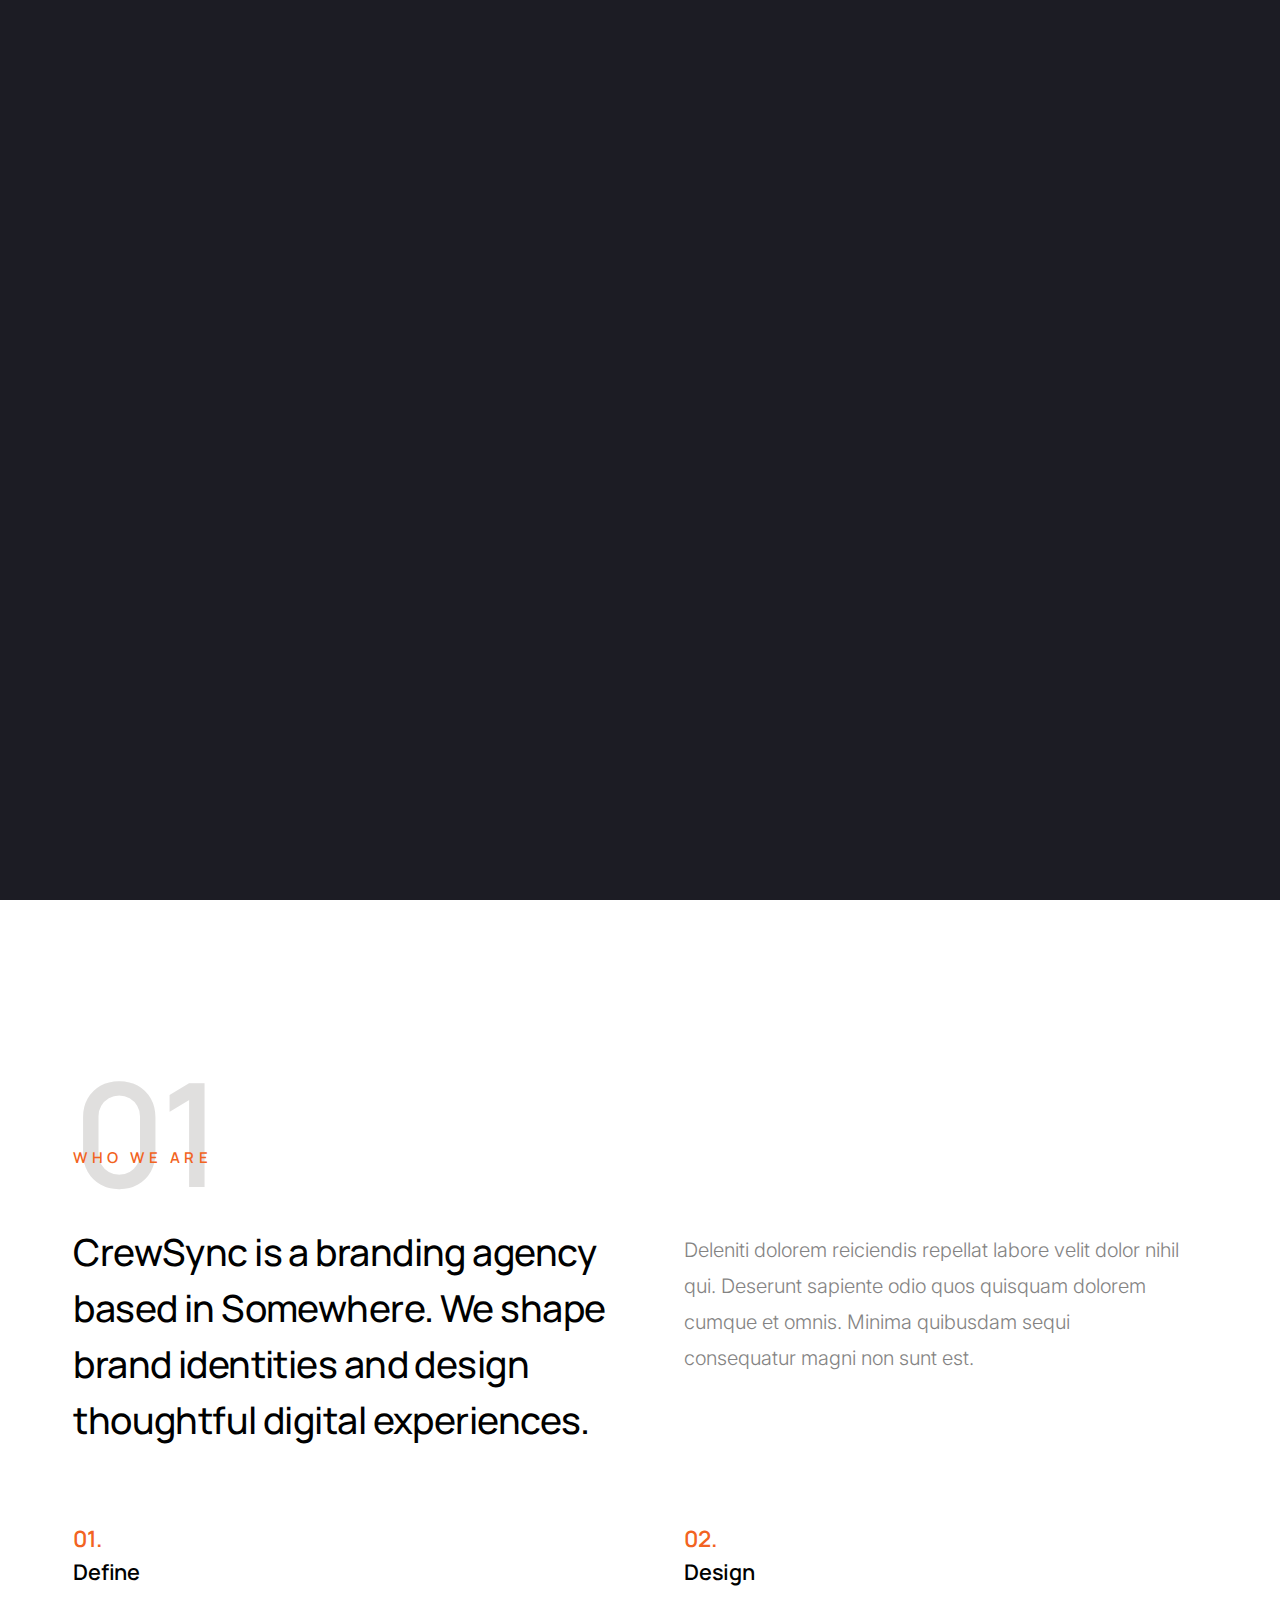
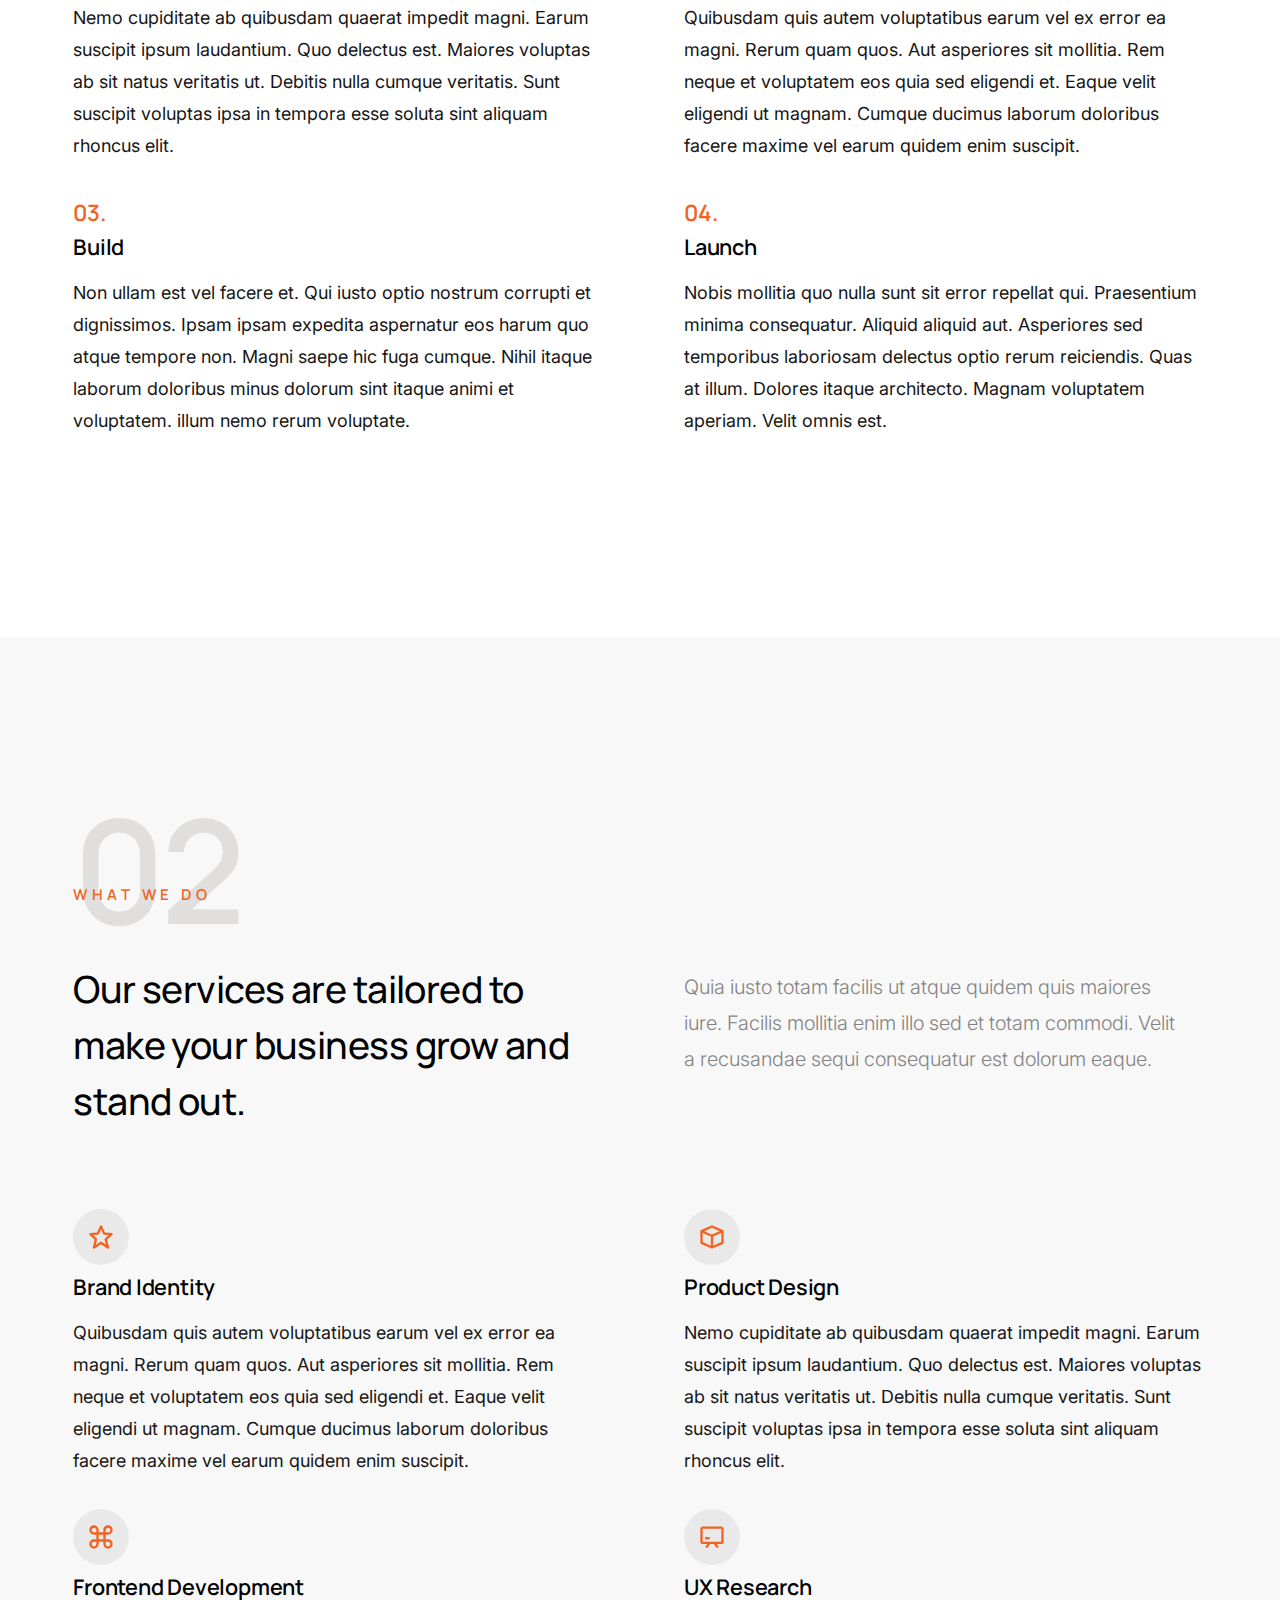
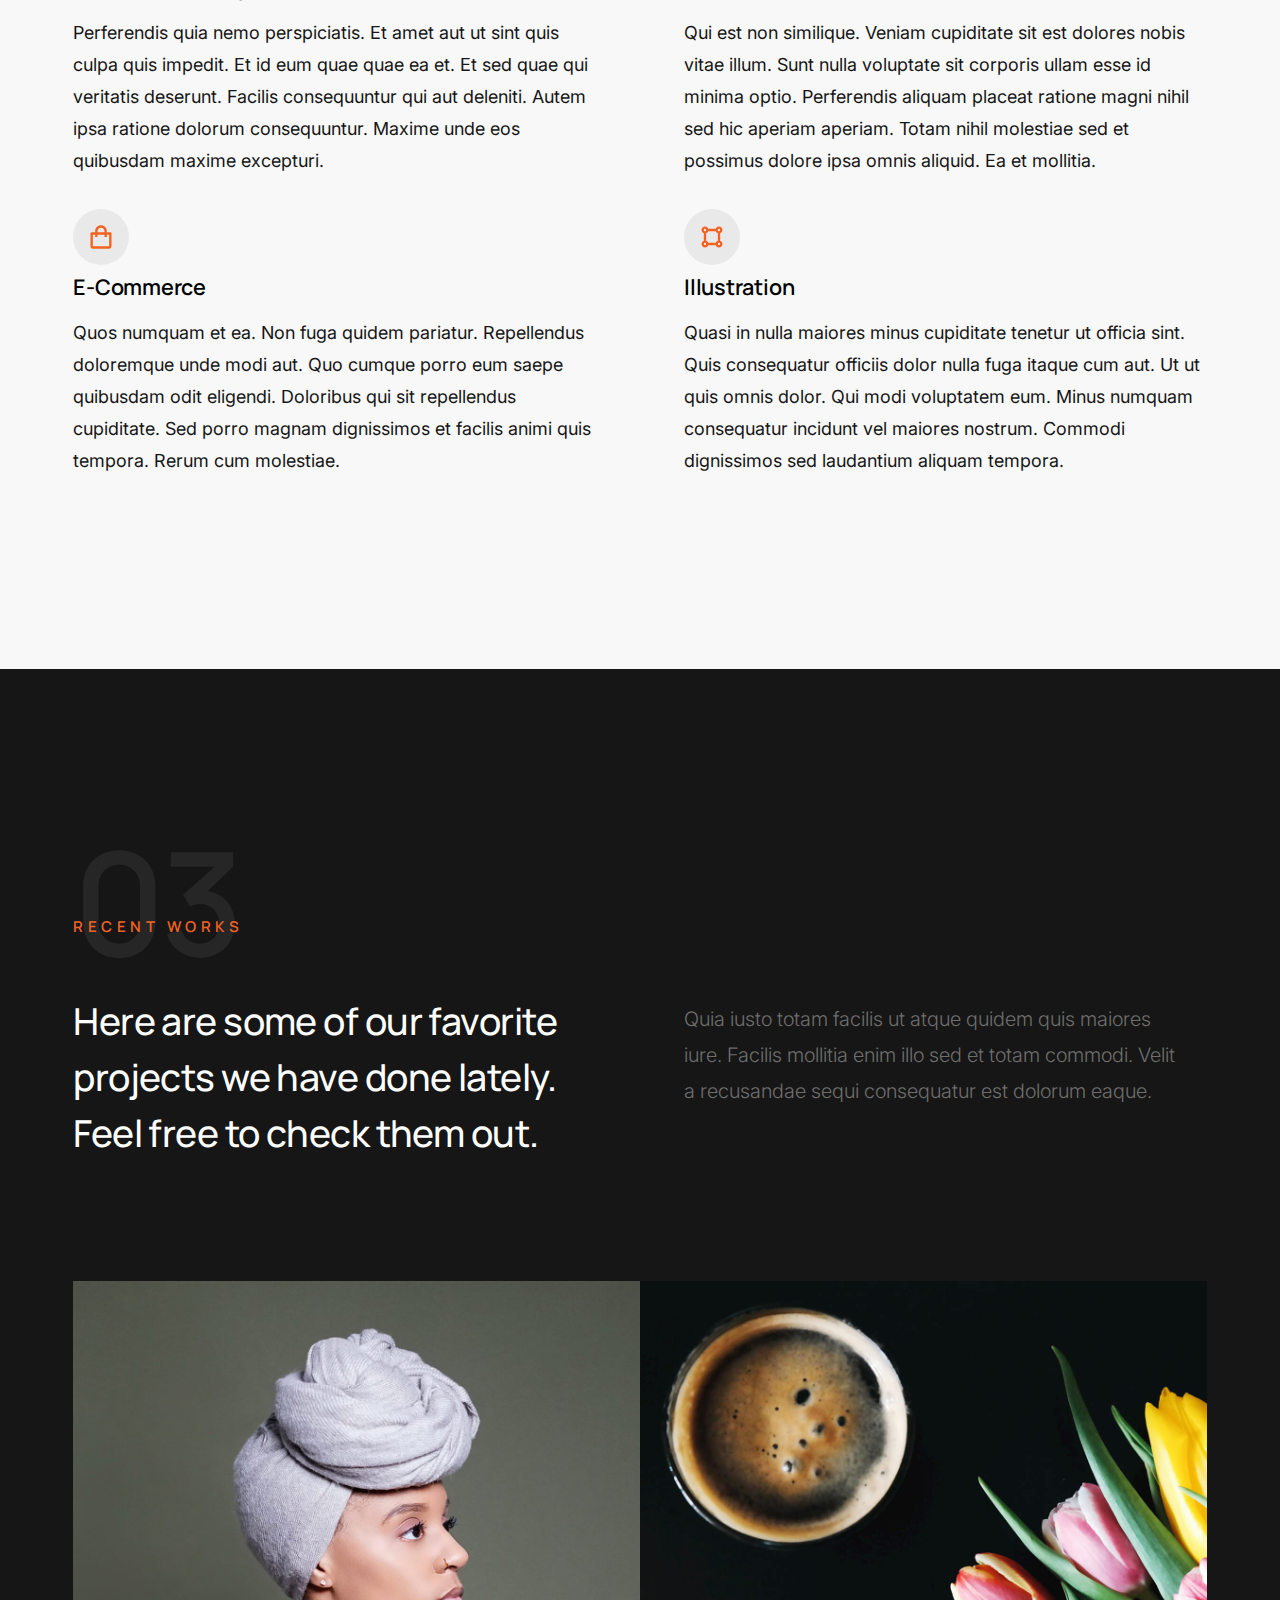
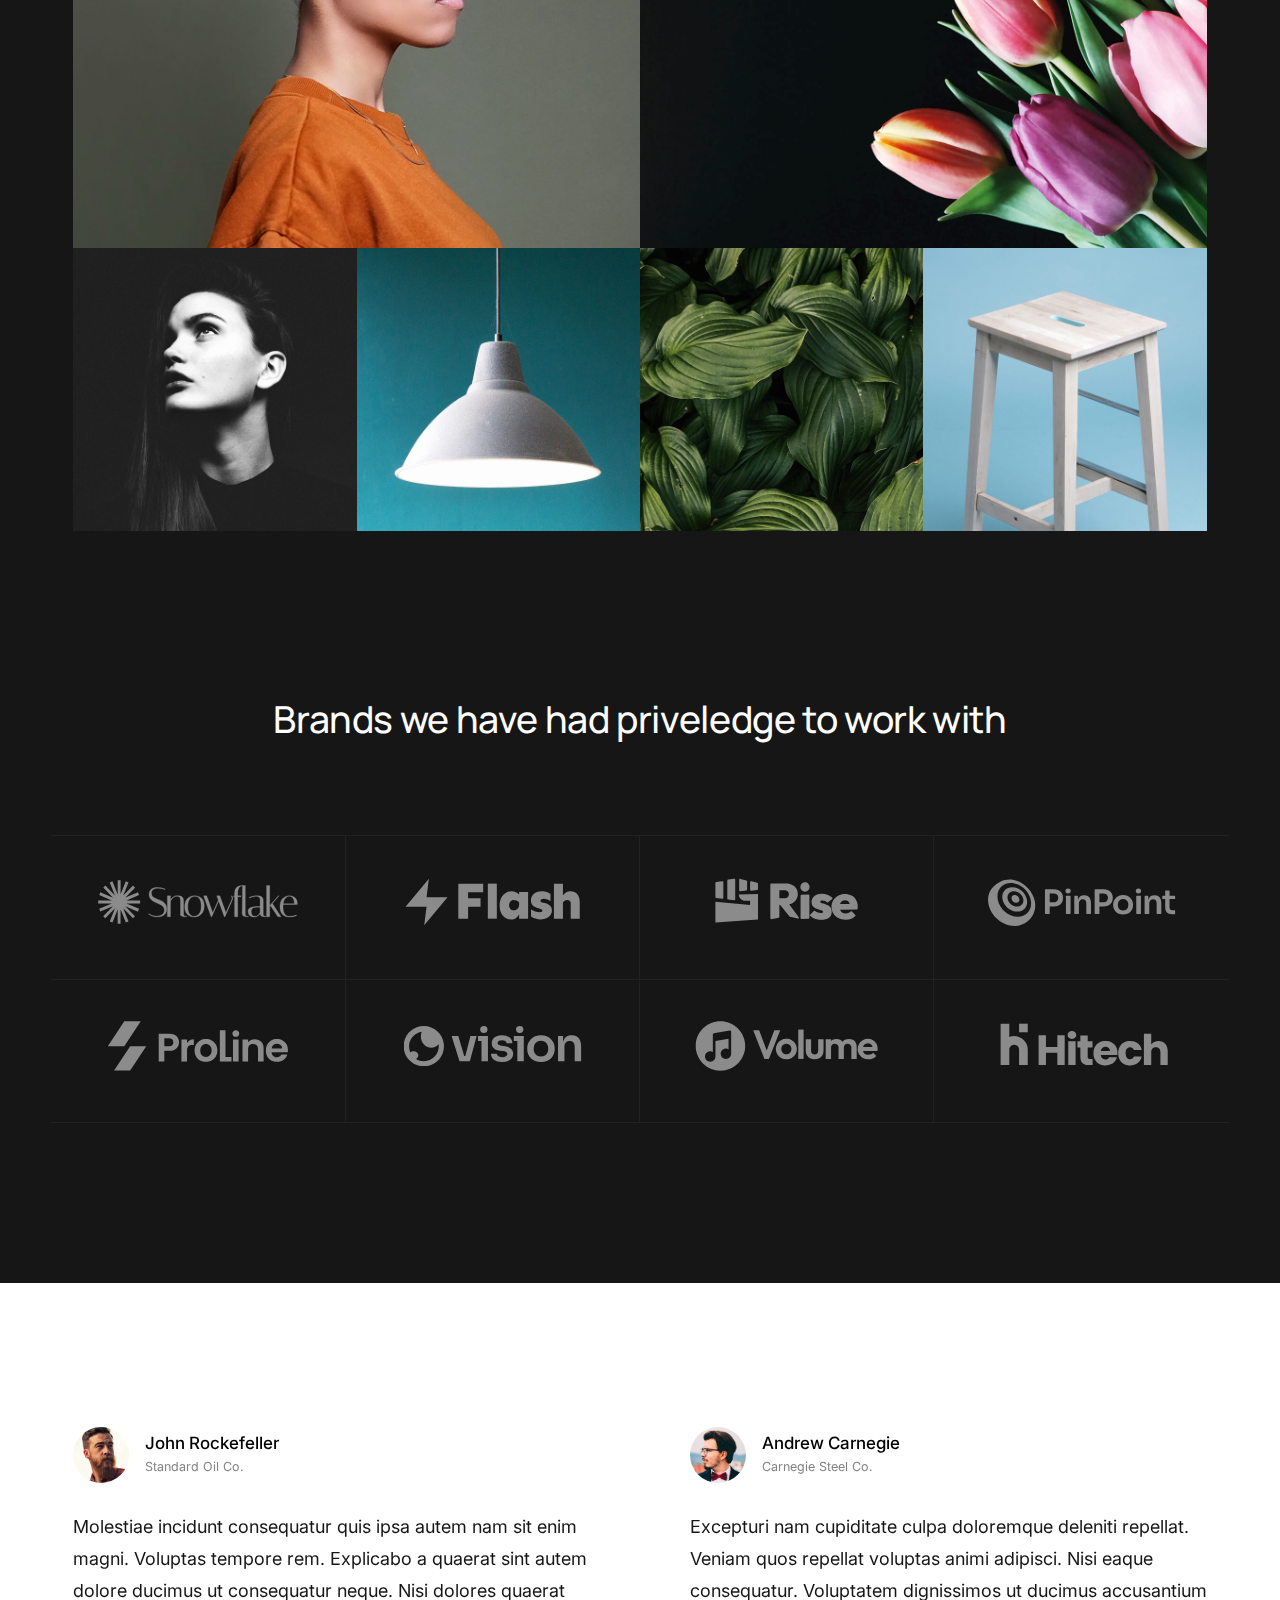
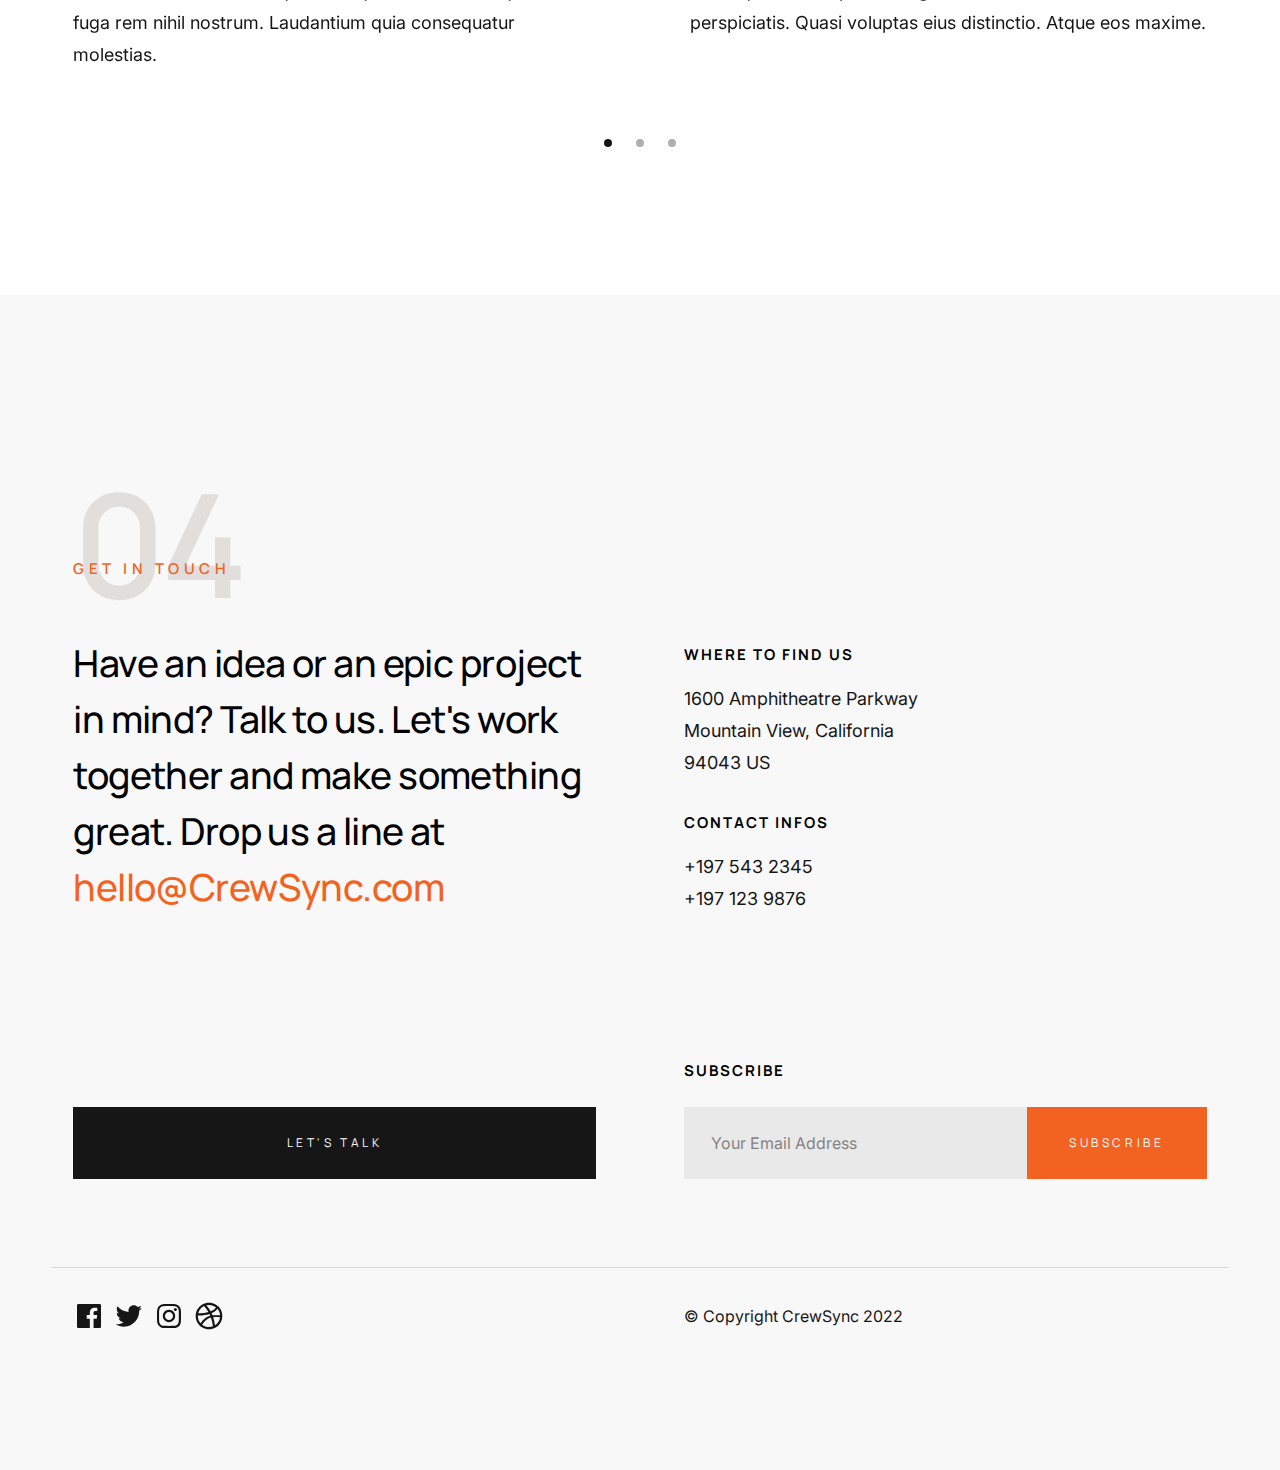
<file: index.html>
<!DOCTYPE html>
<html lang="en" class="no-js">

<head>

    <!--- basic page needs
    ================================================== -->
    <meta charset="utf-8">
    <meta name="viewport" content="width=device-width, initial-scale=1">
    <title>Crew Sync</title>

    <script>
        document.documentElement.classList.remove('no-js');
        document.documentElement.classList.add('js');
    </script>

    <!-- CSS
    ================================================== -->
    <link rel="stylesheet" href="css/vendor.css">
    <link rel="stylesheet" href="css/styles.css">

    <!-- favicons
    ================================================== -->
    <link rel="apple-touch-icon" sizes="180x180" href="apple-touch-icon.png">
    <link rel="icon" type="image/png" sizes="32x32" href="favicon-32x32.png">
    <link rel="icon" type="image/png" sizes="16x16" href="favicon-16x16.png">
    <link rel="manifest" href="site.webmanifest">

</head>


<body id="top">


    <!-- preloader
    ================================================== -->
    <div id="preloader">
        <div id="loader"></div>
    </div>


    <!-- page wrap
    ================================================== -->
    <div id="page" class="s-pagewrap">


        <!-- # site header 
        ================================================== -->
        <header class="s-header">

            <div class="row s-header__inner">

                <div class="s-header__block">
                    <div class="s-header__logo">
                        <a class="logo" href="index.html">
                            <img src="images/logo.jpeg" alt="Homepage">
                        </a>
                    </div>

                    <a class="s-header__menu-toggle" href="#0"><span>Menu</span></a>
                </div> <!-- end s-header__block -->

                <nav class="s-header__nav">

                    <ul class="s-header__menu-links">
                        <li class="current"><a href="#intro" class="smoothscroll">Intro</a></li>
                        <li><a href="#about" class="smoothscroll">About</a></li>
                        <li><a href="#services" class="smoothscroll">Services</a></li>
                        <li><a href="#folio" class="smoothscroll">Work</a></li>
                        <li><a href="#footer" class="smoothscroll">Contact</a></li>
                    </ul> <!-- s-header__menu-links -->

                    <ul class="s-header__social">
                        <li>
                            <a href="">
                                <svg xmlns="http://www.w3.org/2000/svg" width="24" height="24" viewBox="0 0 24 24"
                                    style="fill:rgba(0, 0, 0, 1);transform:-ms-filter;">
                                    <path
                                        d="M20,3H4C3.447,3,3,3.448,3,4v16c0,0.552,0.447,1,1,1h8.615v-6.96h-2.338v-2.725h2.338v-2c0-2.325,1.42-3.592,3.5-3.592 c0.699-0.002,1.399,0.034,2.095,0.107v2.42h-1.435c-1.128,0-1.348,0.538-1.348,1.325v1.735h2.697l-0.35,2.725h-2.348V21H20 c0.553,0,1-0.448,1-1V4C21,3.448,20.553,3,20,3z">
                                    </path>
                                </svg>
                                <span class="u-screen-reader-text">Facebook</span>
                            </a>
                        </li>
                        <li>
                            <a href="">
                                <svg xmlns="http://www.w3.org/2000/svg" width="24" height="24" viewBox="0 0 24 24"
                                    style="fill:rgba(0, 0, 0, 1);transform:-ms-filter;">
                                    <path
                                        d="M19.633,7.997c0.013,0.175,0.013,0.349,0.013,0.523c0,5.325-4.053,11.461-11.46,11.461c-2.282,0-4.402-0.661-6.186-1.809 c0.324,0.037,0.636,0.05,0.973,0.05c1.883,0,3.616-0.636,5.001-1.721c-1.771-0.037-3.255-1.197-3.767-2.793 c0.249,0.037,0.499,0.062,0.761,0.062c0.361,0,0.724-0.05,1.061-0.137c-1.847-0.374-3.23-1.995-3.23-3.953v-0.05 c0.537,0.299,1.16,0.486,1.82,0.511C3.534,9.419,2.823,8.184,2.823,6.787c0-0.748,0.199-1.434,0.548-2.032 c1.983,2.443,4.964,4.04,8.306,4.215c-0.062-0.3-0.1-0.611-0.1-0.923c0-2.22,1.796-4.028,4.028-4.028 c1.16,0,2.207,0.486,2.943,1.272c0.91-0.175,1.782-0.512,2.556-0.973c-0.299,0.935-0.936,1.721-1.771,2.22 c0.811-0.088,1.597-0.312,2.319-0.624C21.104,6.712,20.419,7.423,19.633,7.997z">
                                    </path>
                                </svg>
                                <span class="u-screen-reader-text">Twitter</span>
                            </a>
                        </li>
                        <li>
                            <a href="">
                                <svg xmlns="http://www.w3.org/2000/svg" width="24" height="24" viewBox="0 0 24 24"
                                    style="fill:rgba(0, 0, 0, 1);transform:-ms-filter;">
                                    <path
                                        d="M11.999,7.377c-2.554,0-4.623,2.07-4.623,4.623c0,2.554,2.069,4.624,4.623,4.624c2.552,0,4.623-2.07,4.623-4.624 C16.622,9.447,14.551,7.377,11.999,7.377L11.999,7.377z M11.999,15.004c-1.659,0-3.004-1.345-3.004-3.003 c0-1.659,1.345-3.003,3.004-3.003s3.002,1.344,3.002,3.003C15.001,13.659,13.658,15.004,11.999,15.004L11.999,15.004z">
                                    </path>
                                    <circle cx="16.806" cy="7.207" r="1.078"></circle>
                                    <path
                                        d="M20.533,6.111c-0.469-1.209-1.424-2.165-2.633-2.632c-0.699-0.263-1.438-0.404-2.186-0.42 c-0.963-0.042-1.268-0.054-3.71-0.054s-2.755,0-3.71,0.054C7.548,3.074,6.809,3.215,6.11,3.479C4.9,3.946,3.945,4.902,3.477,6.111 c-0.263,0.7-0.404,1.438-0.419,2.186c-0.043,0.962-0.056,1.267-0.056,3.71c0,2.442,0,2.753,0.056,3.71 c0.015,0.748,0.156,1.486,0.419,2.187c0.469,1.208,1.424,2.164,2.634,2.632c0.696,0.272,1.435,0.426,2.185,0.45 c0.963,0.042,1.268,0.055,3.71,0.055s2.755,0,3.71-0.055c0.747-0.015,1.486-0.157,2.186-0.419c1.209-0.469,2.164-1.424,2.633-2.633 c0.263-0.7,0.404-1.438,0.419-2.186c0.043-0.962,0.056-1.267,0.056-3.71s0-2.753-0.056-3.71C20.941,7.57,20.801,6.819,20.533,6.111z M19.315,15.643c-0.007,0.576-0.111,1.147-0.311,1.688c-0.305,0.787-0.926,1.409-1.712,1.711c-0.535,0.199-1.099,0.303-1.67,0.311 c-0.95,0.044-1.218,0.055-3.654,0.055c-2.438,0-2.687,0-3.655-0.055c-0.569-0.007-1.135-0.112-1.669-0.311 c-0.789-0.301-1.414-0.923-1.719-1.711c-0.196-0.534-0.302-1.099-0.311-1.669c-0.043-0.95-0.053-1.218-0.053-3.654 c0-2.437,0-2.686,0.053-3.655c0.007-0.576,0.111-1.146,0.311-1.687c0.305-0.789,0.93-1.41,1.719-1.712 c0.534-0.198,1.1-0.303,1.669-0.311c0.951-0.043,1.218-0.055,3.655-0.055c2.437,0,2.687,0,3.654,0.055 c0.571,0.007,1.135,0.112,1.67,0.311c0.786,0.303,1.407,0.925,1.712,1.712c0.196,0.534,0.302,1.099,0.311,1.669 c0.043,0.951,0.054,1.218,0.054,3.655c0,2.436,0,2.698-0.043,3.654H19.315z">
                                    </path>
                                </svg>
                                <span class="u-screen-reader-text">Instagram</span>
                            </a>
                        </li>
                        <li>
                            <a href="">
                                <svg xmlns="http://www.w3.org/2000/svg" width="24" height="24" viewBox="0 0 24 24"
                                    style="fill: rgba(0, 0, 0, 1);transform: msFilter;">
                                    <path
                                        d="M20.66 6.98a9.932 9.932 0 0 0-3.641-3.64C15.486 2.447 13.813 2 12 2s-3.486.447-5.02 1.34c-1.533.893-2.747 2.107-3.64 3.64S2 10.187 2 12s.446 3.487 1.34 5.02a9.924 9.924 0 0 0 3.641 3.64C8.514 21.553 10.187 22 12 22s3.486-.447 5.02-1.34a9.932 9.932 0 0 0 3.641-3.64C21.554 15.487 22 13.813 22 12s-.446-3.487-1.34-5.02zM12 3.66c2 0 3.772.64 5.32 1.919-.92 1.174-2.286 2.14-4.1 2.9-1.002-1.813-2.088-3.327-3.261-4.54A7.715 7.715 0 0 1 12 3.66zM5.51 6.8a8.116 8.116 0 0 1 2.711-2.22c1.212 1.201 2.325 2.7 3.34 4.5-2 .6-4.114.9-6.341.9-.573 0-1.006-.013-1.3-.04A8.549 8.549 0 0 1 5.51 6.8zM3.66 12c0-.054.003-.12.01-.2.007-.08.01-.146.01-.2.254.014.641.02 1.161.02 2.666 0 5.146-.367 7.439-1.1.187.373.381.793.58 1.26-1.32.293-2.674 1.006-4.061 2.14S6.4 16.247 5.76 17.5c-1.4-1.587-2.1-3.42-2.1-5.5zM12 20.34c-1.894 0-3.594-.587-5.101-1.759.601-1.187 1.524-2.322 2.771-3.401 1.246-1.08 2.483-1.753 3.71-2.02a29.441 29.441 0 0 1 1.56 6.62 8.166 8.166 0 0 1-2.94.56zm7.08-3.96a8.351 8.351 0 0 1-2.58 2.621c-.24-2.08-.7-4.107-1.379-6.081.932-.066 1.765-.1 2.5-.1.799 0 1.686.034 2.659.1a8.098 8.098 0 0 1-1.2 3.46zm-1.24-5c-1.16 0-2.233.047-3.22.14a27.053 27.053 0 0 0-.68-1.62c2.066-.906 3.532-2.006 4.399-3.3 1.2 1.414 1.854 3.027 1.96 4.84-.812-.04-1.632-.06-2.459-.06z">
                                    </path>
                                </svg>
                                <span class="u-screen-reader-text">Dribbble</span>
                            </a>
                        </li>
                    </ul> <!-- s-header__social -->

                </nav> <!-- end s-header__nav -->

            </div> <!-- end s-header__inner -->

        </header> <!-- end s-header -->


        <!-- # site-content
        ================================================== -->
        <section id="content" class="s-content">


            <!-- intro
            ----------------------------------------------- -->
            <section id="intro" class="s-intro target-section">

                <div class="s-intro__bg"></div>

                <div class="row s-intro__content">

                    <div class="s-intro__content-bg"></div>

                    <div class="column lg-12 s-intro__content-inner">

                        <h1 class="s-intro__content-title">
                            We provide creative <br>
                            solutions to turn your <br>
                            ideas into digital reality.
                        </h1>

                        <div class="s-intro__content-buttons">
                            <a href="#download" class="btn btn--stroke s-intro__content-btn smoothscroll">More About
                                Us</a>
                            <a href="https://player.vimeo.com/video/14592941?color=f26522&title=0&byline=0&portrait=0"
                                class="s-intro__content-video-btn">
                                <svg xmlns="http://www.w3.org/2000/svg" width="24" height="24" viewBox="0 0 24 24"
                                    style="fill: rgba(0, 0, 0, 1);transform: msFilter;">
                                    <path d="M7 6v12l10-6z"></path>
                                </svg>
                            </a>
                        </div>

                    </div> <!-- s-intro__content-inner -->

                </div> <!-- s-intro__content -->

                <div class="s-intro__scroll-down">
                    <a href="#about" class="smoothscroll">
                        <span>Scroll Down</span>
                    </a>
                </div> <!-- s-intro__scroll-down -->

            </section> <!-- end s-intro -->


            <!-- about
            ----------------------------------------------- -->
            <section id="about" class="s-about target-section">

                <div class="row section-header" data-num="01">
                    <h3 class="column lg-12 section-header__pretitle pretitle text-pretitle">Who We Are</h3>
                    <div class="column lg-6 stack-on-1100 section-header__primary">
                        <h2 class="title text-display-1">
                            CrewSync is a branding agency based in Somewhere.
                            We shape brand identities and design thoughtful
                            digital experiences.
                        </h2>
                    </div>
                    <div class="column lg-6 stack-on-1100 section-header__secondary">
                        <p class="desc">
                            Deleniti dolorem reiciendis repellat labore velit dolor nihil qui.
                            Deserunt sapiente odio quos quisquam dolorem cumque et omnis.
                            Minima quibusdam sequi consequatur magni non sunt est.
                        </p>
                    </div>
                </div> <!-- end section-header -->

                <div class="row process-list list-block show-ctr block-lg-one-half block-tab-whole">

                    <div class="column list-block__item">
                        <div class="list-block__title">
                            <h3 class="h5">Define</h3>
                        </div>
                        <div class="list-block__text">
                            <p>
                                Nemo cupiditate ab quibusdam quaerat impedit magni. Earum suscipit ipsum laudantium.
                                Quo delectus est. Maiores voluptas ab sit natus veritatis ut. Debitis nulla cumque
                                veritatis.
                                Sunt suscipit voluptas ipsa in tempora esse soluta sint aliquam rhoncus elit.
                            </p>
                        </div>
                    </div> <!-- end list-block__item -->

                    <div class="column list-block__item">
                        <div class="list-block__title">
                            <h3 class="h5">Design</h3>
                        </div>
                        <div class="list-block__text">
                            <p>
                                Quibusdam quis autem voluptatibus earum vel ex error ea magni. Rerum quam quos. Aut
                                asperiores
                                sit mollitia. Rem neque et voluptatem eos quia sed eligendi et. Eaque velit eligendi ut
                                magnam. Cumque ducimus laborum doloribus facere maxime vel earum quidem enim suscipit.
                            </p>
                        </div>
                    </div> <!-- end list-block__item -->

                    <div class="column list-block__item">
                        <div class="list-block__title">
                            <h3 class="h5">Build</h3>
                        </div>
                        <div class="list-block__text">
                            <p>
                                Non ullam est vel facere et. Qui iusto optio nostrum corrupti et dignissimos. Ipsam
                                ipsam
                                expedita aspernatur eos harum quo atque tempore non. Magni saepe hic fuga cumque. Nihil
                                itaque laborum doloribus minus dolorum sint itaque animi et voluptatem.
                                illum nemo rerum voluptate.
                            </p>
                        </div>
                    </div> <!-- end list-block__item -->

                    <div class="column list-block__item">
                        <div class="list-block__title">
                            <h3 class="h5">Launch</h3>
                        </div>
                        <div class="list-block__text">
                            <p>
                                Nobis mollitia quo nulla sunt sit error repellat qui. Praesentium minima consequatur.
                                Aliquid aliquid aut. Asperiores sed temporibus laboriosam delectus optio rerum
                                reiciendis.
                                Quas at illum. Dolores itaque architecto. Magnam voluptatem aperiam. Velit omnis est.
                            </p>
                        </div>
                    </div> <!-- end list-block__item -->

                </div> <!-- end process-list -->

            </section> <!-- end s-about -->


            <!-- services
            ----------------------------------------------- -->
            <section id="services" class="s-services target-section">

                <div class="row section-header" data-num="02">
                    <h3 class="column lg-12 section-header__pretitle text-pretitle">What We Do</h3>
                    <div class="column lg-6 stack-on-1100 section-header__primary">
                        <h2 class="title text-display-1">
                            Our services are tailored to make your business grow and stand out.
                        </h2>
                    </div>
                    <div class="column lg-6 stack-on-1100 section-header__secondary">
                        <p class="desc">
                            Quia iusto totam facilis ut atque quidem quis maiores iure.
                            Facilis mollitia enim illo sed et totam commodi. Velit a
                            recusandae sequi consequatur est dolorum eaque.
                        </p>
                    </div>
                </div> <!-- end section-header -->

                <div class="row services-list list-block block-lg-one-half block-tab-whole">

                    <div class="column list-block__item">
                        <div class="list-block__title">
                            <div class="list-block__icon">
                                <svg xmlns="http://www.w3.org/2000/svg" width="24" height="24" viewBox="0 0 24 24"
                                    style="fill: rgba(0, 0, 0, 1);transform: msFilter;">
                                    <path
                                        d="m6.516 14.323-1.49 6.452a.998.998 0 0 0 1.529 1.057L12 18.202l5.445 3.63a1.001 1.001 0 0 0 1.517-1.106l-1.829-6.4 4.536-4.082a1 1 0 0 0-.59-1.74l-5.701-.454-2.467-5.461a.998.998 0 0 0-1.822 0L8.622 8.05l-5.701.453a1 1 0 0 0-.619 1.713l4.214 4.107zm2.853-4.326a.998.998 0 0 0 .832-.586L12 5.43l1.799 3.981a.998.998 0 0 0 .832.586l3.972.315-3.271 2.944c-.284.256-.397.65-.293 1.018l1.253 4.385-3.736-2.491a.995.995 0 0 0-1.109 0l-3.904 2.603 1.05-4.546a1 1 0 0 0-.276-.94l-3.038-2.962 4.09-.326z">
                                    </path>
                                </svg>
                            </div>
                            <h3 class="h5">Brand Identity</h3>
                        </div>
                        <div class="list-block__text">
                            <p>
                                Quibusdam quis autem voluptatibus earum vel ex error ea magni. Rerum quam quos. Aut
                                asperiores
                                sit mollitia. Rem neque et voluptatem eos quia sed eligendi et. Eaque velit eligendi ut
                                magnam. Cumque ducimus laborum doloribus facere maxime vel earum quidem enim suscipit.
                            </p>
                        </div>
                    </div> <!-- end list-block__item -->

                    <div class="column list-block__item">
                        <div class="list-block__title">
                            <div class="list-block__icon">
                                <svg xmlns="http://www.w3.org/2000/svg" width="24" height="24" viewBox="0 0 24 24"
                                    style="fill: rgba(0, 0, 0, 1);transform: msFilter;">
                                    <path
                                        d="m21.406 6.086-9-4a1.001 1.001 0 0 0-.813 0l-9 4c-.02.009-.034.024-.054.035-.028.014-.058.023-.084.04-.022.015-.039.034-.06.05a.87.87 0 0 0-.19.194c-.02.028-.041.053-.059.081a1.119 1.119 0 0 0-.076.165c-.009.027-.023.052-.031.079A1.013 1.013 0 0 0 2 7v10c0 .396.232.753.594.914l9 4c.13.058.268.086.406.086a.997.997 0 0 0 .402-.096l.004.01 9-4A.999.999 0 0 0 22 17V7a.999.999 0 0 0-.594-.914zM12 4.095 18.538 7 12 9.905l-1.308-.581L5.463 7 12 4.095zM4 16.351V8.539l7 3.111v7.811l-7-3.11zm9 3.11V11.65l7-3.111v7.812l-7 3.11z">
                                    </path>
                                </svg>
                            </div>
                            <h3 class="h5">Product Design</h3>
                        </div>
                        <div class="list-block__text">
                            <p>
                                Nemo cupiditate ab quibusdam quaerat impedit magni. Earum suscipit ipsum laudantium.
                                Quo delectus est. Maiores voluptas ab sit natus veritatis ut. Debitis nulla cumque
                                veritatis.
                                Sunt suscipit voluptas ipsa in tempora esse soluta sint aliquam rhoncus elit.
                            </p>
                        </div>
                    </div> <!-- end list-block__item -->

                    <div class="column list-block__item">
                        <div class="list-block__title">
                            <div class="list-block__icon">
                                <svg xmlns="http://www.w3.org/2000/svg" width="24" height="24" viewBox="0 0 24 24"
                                    style="fill: rgba(0, 0, 0, 1);transform: msFilter;">
                                    <path
                                        d="M6 14c-2.206 0-4 1.794-4 4s1.794 4 4 4a4.003 4.003 0 0 0 3.998-3.98H10V16h4v2.039h.004A4.002 4.002 0 0 0 18 22c2.206 0 4-1.794 4-4s-1.794-4-4-4h-2v-4h2c2.206 0 4-1.794 4-4s-1.794-4-4-4-4 1.794-4 4v2h-4V5.98h-.002A4.003 4.003 0 0 0 6 2C3.794 2 2 3.794 2 6s1.794 4 4 4h2v4H6zm2 4c0 1.122-.879 2-2 2s-2-.878-2-2 .879-2 2-2h2v2zm10-2c1.121 0 2 .878 2 2s-.879 2-2 2-2-.878-2-2v-2h2zM16 6c0-1.122.879-2 2-2s2 .878 2 2-.879 2-2 2h-2V6zM6 8c-1.121 0-2-.878-2-2s.879-2 2-2 2 .878 2 2v2H6zm4 2h4v4h-4v-4z">
                                    </path>
                                </svg>
                            </div>
                            <h3 class="h5">Frontend Development</h3>
                        </div>
                        <div class="list-block__text">
                            <p>
                                Perferendis quia nemo perspiciatis. Et amet aut ut sint quis culpa quis impedit.
                                Et id eum quae quae ea et. Et sed quae qui veritatis deserunt. Facilis consequuntur
                                qui aut deleniti. Autem ipsa ratione dolorum consequuntur. Maxime unde eos quibusdam
                                maxime excepturi.
                            </p>
                        </div>
                    </div> <!-- end list-block__item -->

                    <div class="column list-block__item">
                        <div class="list-block__title">
                            <div class="list-block__icon">
                                <svg xmlns="http://www.w3.org/2000/svg" width="24" height="24" viewBox="0 0 24 24"
                                    style="fill: rgba(0, 0, 0, 1);transform: msFilter;">
                                    <path
                                        d="M20 3H4c-1.103 0-2 .897-2 2v11c0 1.103.897 2 2 2h4l-1.8 2.4 1.6 1.2 2.7-3.6h3l2.7 3.6 1.6-1.2L16 18h4c1.103 0 2-.897 2-2V5c0-1.103-.897-2-2-2zM4 16V5h16l.001 11H4z">
                                    </path>
                                    <path d="M6 12h4v2H6z"></path>
                                </svg>
                            </div>
                            <h3 class="h5">UX Research</h3>
                        </div>
                        <div class="list-block__text">
                            <p>
                                Qui est non similique. Veniam cupiditate sit est dolores nobis vitae illum.
                                Sunt nulla voluptate sit corporis ullam esse id minima optio. Perferendis aliquam
                                placeat
                                ratione magni nihil sed hic aperiam aperiam. Totam nihil molestiae sed et possimus
                                dolore ipsa omnis aliquid. Ea et mollitia.
                            </p>
                        </div>
                    </div> <!-- end list-block__item -->

                    <div class="column list-block__item">
                        <div class="list-block__title">
                            <div class="list-block__icon">
                                <svg xmlns="http://www.w3.org/2000/svg" width="24" height="24" viewBox="0 0 24 24"
                                    style="fill: rgba(0, 0, 0, 1);transform: msFilter;">
                                    <path
                                        d="M5 22h14c1.103 0 2-.897 2-2V9a1 1 0 0 0-1-1h-3V7c0-2.757-2.243-5-5-5S7 4.243 7 7v1H4a1 1 0 0 0-1 1v11c0 1.103.897 2 2 2zM9 7c0-1.654 1.346-3 3-3s3 1.346 3 3v1H9V7zm-4 3h2v2h2v-2h6v2h2v-2h2l.002 10H5V10z">
                                    </path>
                                </svg>
                            </div>
                            <h3 class="h5">E-Commerce</h3>
                        </div>
                        <div class="list-block__text">
                            <p>
                                Quos numquam et ea. Non fuga quidem pariatur. Repellendus doloremque unde modi aut.
                                Quo cumque porro eum saepe quibusdam odit eligendi. Doloribus qui sit repellendus
                                cupiditate.
                                Sed porro magnam dignissimos et facilis animi quis tempora. Rerum cum molestiae.
                            </p>
                        </div>
                    </div> <!-- end list-block__item -->

                    <div class="column list-block__item">
                        <div class="list-block__title">
                            <div class="list-block__icon">
                                <svg xmlns="http://www.w3.org/2000/svg" width="24" height="24" viewBox="0 0 24 24"
                                    style="fill: rgba(0, 0, 0, 1);transform: msFilter;">
                                    <path
                                        d="M21 6c0-1.654-1.346-3-3-3a2.993 2.993 0 0 0-2.815 2h-6.37A2.993 2.993 0 0 0 6 3C4.346 3 3 4.346 3 6c0 1.302.839 2.401 2 2.815v6.369A2.997 2.997 0 0 0 3 18c0 1.654 1.346 3 3 3a2.993 2.993 0 0 0 2.815-2h6.369a2.994 2.994 0 0 0 2.815 2c1.654 0 3-1.346 3-3a2.997 2.997 0 0 0-2-2.816V8.816A2.996 2.996 0 0 0 21 6zm-3-1a1.001 1.001 0 1 1-1 1c0-.551.448-1 1-1zm-2.815 12h-6.37A2.99 2.99 0 0 0 7 15.184V8.816A2.99 2.99 0 0 0 8.815 7h6.369A2.99 2.99 0 0 0 17 8.815v6.369A2.99 2.99 0 0 0 15.185 17zM6 5a1.001 1.001 0 1 1-1 1c0-.551.448-1 1-1zm0 14a1.001 1.001 0 0 1 0-2 1.001 1.001 0 0 1 0 2zm12 0a1.001 1.001 0 0 1 0-2 1.001 1.001 0 0 1 0 2z">
                                    </path>
                                </svg>
                            </div>
                            <h3 class="h5">Illustration</h3>
                        </div>
                        <div class="list-block__text">
                            <p>
                                Quasi in nulla maiores minus cupiditate tenetur ut officia sint. Quis consequatur
                                officiis dolor nulla fuga itaque cum aut. Ut ut quis omnis dolor. Qui modi voluptatem
                                eum.
                                Minus numquam consequatur incidunt vel maiores nostrum. Commodi dignissimos sed
                                laudantium aliquam tempora.
                            </p>
                        </div>
                    </div> <!-- end list-block__item -->

                </div> <!-- end process-list -->

            </section> <!-- end s-services -->


            <!-- portfolio
            ----------------------------------------------- -->
            <section id="folio" class="s-folio target-section">

                <div class="row section-header light-on-dark" data-num="03">
                    <h3 class="column lg-12 section-header__pretitle text-pretitle">Recent Works</h3>
                    <div class="column lg-6 stack-on-1100 section-header__primary">
                        <h2 class="title text-display-1">
                            Here are some of our favorite projects we have done lately. Feel free to check them out.
                        </h2>
                    </div>
                    <div class="column lg-6 stack-on-1100 section-header__secondary">
                        <p class="desc">
                            Quia iusto totam facilis ut atque quidem quis maiores iure.
                            Facilis mollitia enim illo sed et totam commodi. Velit a
                            recusandae sequi consequatur est dolorum eaque.
                        </p>
                    </div>
                </div> <!-- end section-header -->

                <div id="bricks" class="row bricks">
                    <div class="column lg-12 masonry">
                        <div class="bricks-wrapper">

                            <div class="grid-sizer"></div>

                            <article class="brick brick--double entry">
                                <a href="#modal-01" class="entry__link">
                                    <div class="entry__thumb">
                                        <img src="images/folio/white_turban@2x.jpg" alt="">
                                    </div>
                                    <div class="entry__info">
                                        <div class="entry__cat">Frontend Design</div>
                                        <h4 class="entry__title">White Turban</h4>
                                    </div>
                                </a>
                            </article> <!-- entry -->

                            <article class="brick brick--double entry">
                                <a href="#modal-02" class="entry__link">
                                    <div class="entry__thumb">
                                        <img src="images/folio/caffeine_and_tulips@2x.jpg" alt="">
                                    </div>
                                    <div class="entry__info">
                                        <div class="entry__cat">Brand Identity</div>
                                        <h4 class="entry__title">Caffeine & Tulips</h4>
                                    </div>
                                </a>
                            </article> <!-- entry -->

                            <article class="brick entry">
                                <a href="#modal-03" class="entry__link">
                                    <div class="entry__thumb">
                                        <img src="images/folio/grayscale@2x.jpg" alt="">
                                    </div>
                                    <div class="entry__info">
                                        <div class="entry__cat">Product Design</div>
                                        <h4 class="entry__title">Grayscale</h4>
                                    </div>
                                </a>
                            </article> <!-- entry -->

                            <article class="brick entry">
                                <a href="#modal-04" class="entry__link">
                                    <div class="entry__thumb">
                                        <img src="images/folio/lamp@2x.jpg" alt="">
                                    </div>
                                    <div class="entry__info">
                                        <div class="entry__cat">E-Commerce</div>
                                        <h4 class="entry__title">Lamp</h4>
                                    </div>
                                </a>
                            </article> <!-- entry -->

                            <article class="brick entry">
                                <a href="#modal-05" class="entry__link">
                                    <div class="entry__thumb">
                                        <img src="images/folio/tropical@2x.jpg" alt="">
                                    </div>
                                    <div class="entry__info">
                                        <div class="entry__cat">Frontend Design</div>
                                        <h4 class="entry__title">Tropical</h4>
                                    </div>
                                </a>
                            </article> <!-- entry -->

                            <article class="brick entry">
                                <a href="#modal-06" class="entry__link">
                                    <div class="entry__thumb">
                                        <img src="images/folio/woodcraft@2x.jpg" alt="">
                                    </div>
                                    <div class="entry__info">
                                        <div class="entry__cat">E-Commerce</div>
                                        <h4 class="entry__title">Woodcraft</h4>
                                    </div>
                                </a>
                            </article> <!-- entry -->

                        </div> <!-- end bricks-wrapper -->
                    </div> <!-- end masonry -->
                </div> <!-- end bricks -->


                <!-- modal templates popup
                -------------------------------------------- -->
                <div id="modal-01" hidden>
                    <div class="modal-popup">
                        <img src="images/folio/gallery/g-turban.jpg" alt="">

                        <div class="modal-popup__desc">
                            <h5>White Turban</h5>
                            <p>Odio soluta enim quos sit asperiores rerum rerum repudiandae cum. Vel voluptatem alias
                                qui assumenda iure et expedita voluptatem. Ratione officiis quae.</p>
                            <ul class="modal-popup__cat">
                                <li>UX Research</li>
                                <li>Frontend Design</li>
                            </ul>
                        </div>

                        <a href="https://www.behance.net/" class="modal-popup__details">Project link</a>
                    </div>
                </div> <!-- end modal -->

                <div id="modal-02" hidden>
                    <div class="modal-popup">
                        <img src="images/folio/gallery/g-tulips.jpg" alt="">

                        <div class="modal-popup__desc">
                            <h5>Caffeine & Tulips</h5>
                            <p>Proin gravida nibh vel velit auctor aliquet. Aenean sollicitudin, lorem quis bibendum
                                auctor, nisi elit consequat ipsum, nec sagittis sem nibh id elit.</p>
                            <ul class="modal-popup__cat">
                                <li>Brand Identity</li>
                            </ul>
                        </div>

                        <a href="https://www.behance.net/" class="modal-popup__details">Project link</a>
                    </div>
                </div> <!-- end modal -->

                <div id="modal-03" hidden>
                    <div class="modal-popup">
                        <img src="images/folio/gallery/g-grayscale.jpg" alt="">

                        <div class="modal-popup__desc">
                            <h5>Grayscale</h5>
                            <p>Exercitationem reprehenderit quod explicabo consequatur aliquid ut magni ut. Deleniti quo
                                corrupti illum velit eveniet ratione necessitatibus ipsam mollitia.</p>
                            <ul class="modal-popup__cat">
                                <li>Product Design</li>
                            </ul>
                        </div>

                        <a href="https://www.behance.net/" class="modal-popup__details">Project link</a>
                    </div>
                </div> <!-- end modal -->

                <div id="modal-04" hidden>
                    <div class="modal-popup">
                        <img src="images/folio/gallery/g-lamp.jpg" alt="">

                        <div class="modal-popup__desc">
                            <h5>The Lamp</h5>
                            <p>Dolores velit qui quos nobis. Aliquam delectus voluptas quos possimus non voluptatem
                                voluptas voluptas. Est doloribus eligendi porro doloribus voluptatum.</p>
                            <ul class="modal-popup__cat">
                                <li>E-Commerce</li>
                            </ul>
                        </div>

                        <a href="https://www.behance.net/" class="modal-popup__details">Project link</a>
                    </div>
                </div> <!-- end modal -->

                <div id="modal-05" hidden>
                    <div class="modal-popup">

                        <img src="images/folio/gallery/g-tropical.jpg" alt="">

                        <div class="modal-popup__desc">
                            <h5>Tropical</h5>
                            <p>Proin gravida nibh vel velit auctor aliquet. Aenean sollicitudin, lorem quis bibendum
                                auctor, nisi elit consequat ipsum, nec sagittis sem nibh id elit.</p>
                            <ul class="modal-popup__cat">
                                <li>Frontend Design</li>
                            </ul>
                        </div>

                        <a href="https://www.behance.net/" class="modal-popup__details">Project link</a>
                    </div>
                </div> <!-- end modal -->

                <div id="modal-06" hidden>
                    <div class="modal-popup">
                        <img src="images/folio/gallery/g-woodcraft.jpg" alt="">

                        <div class="modal-popup__desc">
                            <h5>Woodcraft</h5>
                            <p>Quisquam vel libero consequuntur autem voluptas. Qui aut vero. Omnis fugit mollitia
                                cupiditate voluptas. Aenean sollicitudin, lorem quis bibendum auctor.</p>
                            <ul class="modal-popup__cat">
                                <li>E-Commerce</li>
                                <li>Product Design</li>
                            </ul>
                        </div>

                        <a href="https://www.behance.net/" class="modal-popup__details">Project link</a>
                    </div>
                </div> <!-- end modal -->


                <!-- clients
                -------------------------------------------- -->
                <div class="s-clients row">
                    <div class="column lg-12">

                        <div class="row section-header">
                            <div class="column lg-12">
                                <h3 class="title text-display-1">Brands we have had priveledge to work with</h3>
                            </div>
                        </div> <!-- end section-header -->

                        <div
                            class="row clients-list block-lg-one-fourth block-md-one-third block-tab-one-half block-stack">

                            <div class="column clients-list__item">
                                <a href="#0">
                                    <img src="images/clients/snowflake.svg" alt="">
                                </a>
                            </div>
                            <div class="column clients-list__item">
                                <a href="#0">
                                    <img src="images/clients/flash.svg" alt="">
                                </a>
                            </div>
                            <div class="column clients-list__item">
                                <a href="#0">
                                    <img src="images/clients/rise.svg" alt="">
                                </a>
                            </div>
                            <div class="column clients-list__item">
                                <a href="#0">
                                    <img src="images/clients/pinpoint.svg" alt="">
                                </a>
                            </div>
                            <div class="column clients-list__item">
                                <a href="#0">
                                    <img src="images/clients/proline.svg" alt="">
                                </a>
                            </div>
                            <div class="column clients-list__item">
                                <a href="#0">
                                    <img src="images/clients/vision.svg" alt="">
                                </a>
                            </div>
                            <div class="column clients-list__item">
                                <a href="#0">
                                    <img src="images/clients/volume.svg" alt="">
                                </a>
                            </div>
                            <div class="column clients-list__item">
                                <a href="#0">
                                    <img src="images/clients/hitech.svg" alt="">
                                </a>
                            </div>

                        </div> <!-- clients-list -->
                    </div> <!-- end column lg-12 -->
                </div> <!-- end s-clients -->

            </section> <!-- end s-folio -->


            <!-- testimonials
            ----------------------------------------------- -->
            <section id="testimonials" class="s-testimonials">

                <div class="row s-testimonials__content">
                    <div class="column lg-12">

                        <div class="swiper-container s-testimonials__slider">

                            <div class="swiper-wrapper">

                                <div class="s-testimonials__slide swiper-slide">
                                    <div class="s-testimonials__author">
                                        <img src="images/avatars/user-02.jpg" alt="Author image"
                                            class="s-testimonials__avatar">
                                        <cite class="s-testimonials__cite">
                                            <strong>John Rockefeller</strong>
                                            <span>Standard Oil Co.</span>
                                        </cite>
                                    </div>
                                    <p>
                                        Molestiae incidunt consequatur quis ipsa autem nam sit enim magni. Voluptas
                                        tempore rem.
                                        Explicabo a quaerat sint autem dolore ducimus ut consequatur neque. Nisi dolores
                                        quaerat fuga rem nihil nostrum.
                                        Laudantium quia consequatur molestias.
                                    </p>
                                </div> <!-- end s-testimonials__slide -->

                                <div class="s-testimonials__slide swiper-slide">
                                    <div class="s-testimonials__author">
                                        <img src="images/avatars/user-03.jpg" alt="Author image"
                                            class="s-testimonials__avatar">
                                        <cite class="s-testimonials__cite">
                                            <strong>Andrew Carnegie</strong>
                                            <span>Carnegie Steel Co.</span>
                                        </cite>
                                    </div>
                                    <p>
                                        Excepturi nam cupiditate culpa doloremque deleniti repellat. Veniam quos
                                        repellat voluptas animi adipisci.
                                        Nisi eaque consequatur. Voluptatem dignissimos ut ducimus accusantium
                                        perspiciatis.
                                        Quasi voluptas eius distinctio. Atque eos maxime.
                                    </p>
                                </div> <!-- end s-testimonials__slide -->

                                <div class="s-testimonials__slide swiper-slide">
                                    <div class="s-testimonials__author">
                                        <img src="images/avatars/user-01.jpg" alt="Author image"
                                            class="s-testimonials__avatar">
                                        <cite class="s-testimonials__cite">
                                            <strong>John Morgan</strong>
                                            <span>JP Morgan & Co.</span>
                                        </cite>
                                    </div>
                                    <p>
                                        Repellat dignissimos libero. Qui sed at corrupti expedita voluptas odit. Nihil
                                        ea quia nesciunt. Ducimus aut sed ipsam.
                                        Autem eaque officia cum exercitationem sunt voluptatum accusamus. Quasi voluptas
                                        eius distinctio.
                                        Voluptatem dignissimos ut.
                                    </p>
                                </div> <!-- end s-testimonials__slide -->

                                <div class="s-testimonials__slide swiper-slide">
                                    <div class="s-testimonials__author">
                                        <img src="images/avatars/user-06.jpg" alt="Author image"
                                            class="s-testimonials__avatar">
                                        <cite class="s-testimonials__cite">
                                            <strong>Henry Ford</strong>
                                            <span>Ford Motor Co.</span>
                                        </cite>
                                    </div>
                                    <p>
                                        Nunc interdum lacus sit amet orci. Vestibulum dapibus nunc ac augue. Fusce vel
                                        dui. In ac felis
                                        quis tortor malesuada pretium. Curabitur vestibulum aliquam leo. Qui sed at
                                        corrupti expedita voluptas odit.
                                        Nihil ea quia nesciunt. Ducimus aut sed ipsam.
                                    </p>
                                </div> <!-- end s-testimonials__slide -->

                            </div> <!-- end swiper-wrapper -->

                            <div class="swiper-pagination"></div>

                        </div> <!-- end swiper-container -->

                    </div> <!-- end column -->
                </div> <!-- end s-testimonials__content -->

            </section> <!-- end testimonials -->

        </section> <!-- end content -->


        <!-- # site-footer
        ================================================== -->
        <footer id="footer" class="s-footer target-section">

            <div class="row section-header" data-num="04">
                <h3 class="column lg-12 section-header__pretitle text-pretitle">Get In Touch</h3>
                <div class="column lg-6 stack-on-1100 section-header__primary">
                    <h2 class="title text-display-1">
                        Have an idea or an epic project in mind? Talk to us.
                        Let's work together and make something great.
                        Drop us a line at <a href="mailto:#0" title="">hello@CrewSync.com</a>
                    </h2>
                </div>
                <div class="column lg-6 stack-on-1100 section-header__secondary">

                    <div class="contact-block">
                        <h6>Where To Find Us</h6>
                        <p>
                            1600 Amphitheatre Parkway <br>
                            Mountain View, California <br>
                            94043 US
                        </p>
                    </div>

                    <div class="contact-block">
                        <h6>Contact Infos</h6>
                        <ul class="contact-list">
                            <li><a href="tel:197-543-2345">+197 543 2345</a></li>
                            <li><a href="tel:197-123-9876">+197 123 9876</a></li>
                        </ul>
                    </div>

                </div>
            </div> <!-- end section-header -->

            <div class="row list-block block-lg-one-half block-tab-whole block-stack-on-1000 s-footer__btns">
                <div class="column list-block__item">
                    <div class="s-footer__contact-btn">
                        <a href="mailto:#0" class="btn btn--primary u-fullwidth">
                            Let's Talk
                        </a>
                    </div>
                </div>
                <div class="column list-block__item">
                    <div class="subscribe-form s-footer__subscribe">
                        <h6>Subscribe</h6>
                        <form id="mc-form" class="mc-form">
                            <input type="email" name="EMAIL" id="mce-EMAIL" class="u-fullwidth text-center"
                                placeholder="Your Email Address"
                                title="The domain portion of the email address is invalid (the portion after the @)."
                                pattern="^([^\x00-\x20\x22\x28\x29\x2c\x2e\x3a-\x3c\x3e\x40\x5b-\x5d\x7f-\xff]+|\x22([^\x0d\x22\x5c\x80-\xff]|\x5c[\x00-\x7f])*\x22)(\x2e([^\x00-\x20\x22\x28\x29\x2c\x2e\x3a-\x3c\x3e\x40\x5b-\x5d\x7f-\xff]+|\x22([^\x0d\x22\x5c\x80-\xff]|\x5c[\x00-\x7f])*\x22))*\x40([^\x00-\x20\x22\x28\x29\x2c\x2e\x3a-\x3c\x3e\x40\x5b-\x5d\x7f-\xff]+|\x5b([^\x0d\x5b-\x5d\x80-\xff]|\x5c[\x00-\x7f])*\x5d)(\x2e([^\x00-\x20\x22\x28\x29\x2c\x2e\x3a-\x3c\x3e\x40\x5b-\x5d\x7f-\xff]+|\x5b([^\x0d\x5b-\x5d\x80-\xff]|\x5c[\x00-\x7f])*\x5d))*(\.\w{2,})+$"
                                required>
                            <input type="submit" name="subscribe" value="Subscribe"
                                class="btn btn--primary u-fullwidth">
                            <!-- <div style="position: absolute; left: -5000px;" aria-hidden="true"><input type="text" name="b_cdb7b577e41181934ed6a6a44_9a91cfe7b3" tabindex="-1" value=""></div> -->
                            <div class="mc-status"></div>
                        </form>
                    </div>
                </div>
            </div> <!-- end s-footer__btns -->

            <div class="row s-footer__bottom">

                <div class="column lg-6 tab-12 s-footer__bottom-left">
                    <ul class="s-footer__social">
                        <li>
                            <a href="">
                                <svg xmlns="http://www.w3.org/2000/svg" width="24" height="24" viewBox="0 0 24 24"
                                    style="fill:rgba(0, 0, 0, 1);transform:-ms-filter;">
                                    <path
                                        d="M20,3H4C3.447,3,3,3.448,3,4v16c0,0.552,0.447,1,1,1h8.615v-6.96h-2.338v-2.725h2.338v-2c0-2.325,1.42-3.592,3.5-3.592 c0.699-0.002,1.399,0.034,2.095,0.107v2.42h-1.435c-1.128,0-1.348,0.538-1.348,1.325v1.735h2.697l-0.35,2.725h-2.348V21H20 c0.553,0,1-0.448,1-1V4C21,3.448,20.553,3,20,3z">
                                    </path>
                                </svg>
                                <span class="u-screen-reader-text">Facebook</span>
                            </a>
                        </li>
                        <li>
                            <a href="">
                                <svg xmlns="http://www.w3.org/2000/svg" width="24" height="24" viewBox="0 0 24 24"
                                    style="fill:rgba(0, 0, 0, 1);transform:-ms-filter;">
                                    <path
                                        d="M19.633,7.997c0.013,0.175,0.013,0.349,0.013,0.523c0,5.325-4.053,11.461-11.46,11.461c-2.282,0-4.402-0.661-6.186-1.809 c0.324,0.037,0.636,0.05,0.973,0.05c1.883,0,3.616-0.636,5.001-1.721c-1.771-0.037-3.255-1.197-3.767-2.793 c0.249,0.037,0.499,0.062,0.761,0.062c0.361,0,0.724-0.05,1.061-0.137c-1.847-0.374-3.23-1.995-3.23-3.953v-0.05 c0.537,0.299,1.16,0.486,1.82,0.511C3.534,9.419,2.823,8.184,2.823,6.787c0-0.748,0.199-1.434,0.548-2.032 c1.983,2.443,4.964,4.04,8.306,4.215c-0.062-0.3-0.1-0.611-0.1-0.923c0-2.22,1.796-4.028,4.028-4.028 c1.16,0,2.207,0.486,2.943,1.272c0.91-0.175,1.782-0.512,2.556-0.973c-0.299,0.935-0.936,1.721-1.771,2.22 c0.811-0.088,1.597-0.312,2.319-0.624C21.104,6.712,20.419,7.423,19.633,7.997z">
                                    </path>
                                </svg>
                                <span class="u-screen-reader-text">Twitter</span>
                            </a>
                        </li>
                        <li>
                            <a href="">
                                <svg xmlns="http://www.w3.org/2000/svg" width="24" height="24" viewBox="0 0 24 24"
                                    style="fill:rgba(0, 0, 0, 1);transform:-ms-filter;">
                                    <path
                                        d="M11.999,7.377c-2.554,0-4.623,2.07-4.623,4.623c0,2.554,2.069,4.624,4.623,4.624c2.552,0,4.623-2.07,4.623-4.624 C16.622,9.447,14.551,7.377,11.999,7.377L11.999,7.377z M11.999,15.004c-1.659,0-3.004-1.345-3.004-3.003 c0-1.659,1.345-3.003,3.004-3.003s3.002,1.344,3.002,3.003C15.001,13.659,13.658,15.004,11.999,15.004L11.999,15.004z">
                                    </path>
                                    <circle cx="16.806" cy="7.207" r="1.078"></circle>
                                    <path
                                        d="M20.533,6.111c-0.469-1.209-1.424-2.165-2.633-2.632c-0.699-0.263-1.438-0.404-2.186-0.42 c-0.963-0.042-1.268-0.054-3.71-0.054s-2.755,0-3.71,0.054C7.548,3.074,6.809,3.215,6.11,3.479C4.9,3.946,3.945,4.902,3.477,6.111 c-0.263,0.7-0.404,1.438-0.419,2.186c-0.043,0.962-0.056,1.267-0.056,3.71c0,2.442,0,2.753,0.056,3.71 c0.015,0.748,0.156,1.486,0.419,2.187c0.469,1.208,1.424,2.164,2.634,2.632c0.696,0.272,1.435,0.426,2.185,0.45 c0.963,0.042,1.268,0.055,3.71,0.055s2.755,0,3.71-0.055c0.747-0.015,1.486-0.157,2.186-0.419c1.209-0.469,2.164-1.424,2.633-2.633 c0.263-0.7,0.404-1.438,0.419-2.186c0.043-0.962,0.056-1.267,0.056-3.71s0-2.753-0.056-3.71C20.941,7.57,20.801,6.819,20.533,6.111z M19.315,15.643c-0.007,0.576-0.111,1.147-0.311,1.688c-0.305,0.787-0.926,1.409-1.712,1.711c-0.535,0.199-1.099,0.303-1.67,0.311 c-0.95,0.044-1.218,0.055-3.654,0.055c-2.438,0-2.687,0-3.655-0.055c-0.569-0.007-1.135-0.112-1.669-0.311 c-0.789-0.301-1.414-0.923-1.719-1.711c-0.196-0.534-0.302-1.099-0.311-1.669c-0.043-0.95-0.053-1.218-0.053-3.654 c0-2.437,0-2.686,0.053-3.655c0.007-0.576,0.111-1.146,0.311-1.687c0.305-0.789,0.93-1.41,1.719-1.712 c0.534-0.198,1.1-0.303,1.669-0.311c0.951-0.043,1.218-0.055,3.655-0.055c2.437,0,2.687,0,3.654,0.055 c0.571,0.007,1.135,0.112,1.67,0.311c0.786,0.303,1.407,0.925,1.712,1.712c0.196,0.534,0.302,1.099,0.311,1.669 c0.043,0.951,0.054,1.218,0.054,3.655c0,2.436,0,2.698-0.043,3.654H19.315z">
                                    </path>
                                </svg>
                                <span class="u-screen-reader-text">Instagram</span>
                            </a>
                        </li>
                        <li>
                            <a href="">
                                <svg xmlns="http://www.w3.org/2000/svg" width="24" height="24" viewBox="0 0 24 24"
                                    style="fill: rgba(0, 0, 0, 1);transform: msFilter;">
                                    <path
                                        d="M20.66 6.98a9.932 9.932 0 0 0-3.641-3.64C15.486 2.447 13.813 2 12 2s-3.486.447-5.02 1.34c-1.533.893-2.747 2.107-3.64 3.64S2 10.187 2 12s.446 3.487 1.34 5.02a9.924 9.924 0 0 0 3.641 3.64C8.514 21.553 10.187 22 12 22s3.486-.447 5.02-1.34a9.932 9.932 0 0 0 3.641-3.64C21.554 15.487 22 13.813 22 12s-.446-3.487-1.34-5.02zM12 3.66c2 0 3.772.64 5.32 1.919-.92 1.174-2.286 2.14-4.1 2.9-1.002-1.813-2.088-3.327-3.261-4.54A7.715 7.715 0 0 1 12 3.66zM5.51 6.8a8.116 8.116 0 0 1 2.711-2.22c1.212 1.201 2.325 2.7 3.34 4.5-2 .6-4.114.9-6.341.9-.573 0-1.006-.013-1.3-.04A8.549 8.549 0 0 1 5.51 6.8zM3.66 12c0-.054.003-.12.01-.2.007-.08.01-.146.01-.2.254.014.641.02 1.161.02 2.666 0 5.146-.367 7.439-1.1.187.373.381.793.58 1.26-1.32.293-2.674 1.006-4.061 2.14S6.4 16.247 5.76 17.5c-1.4-1.587-2.1-3.42-2.1-5.5zM12 20.34c-1.894 0-3.594-.587-5.101-1.759.601-1.187 1.524-2.322 2.771-3.401 1.246-1.08 2.483-1.753 3.71-2.02a29.441 29.441 0 0 1 1.56 6.62 8.166 8.166 0 0 1-2.94.56zm7.08-3.96a8.351 8.351 0 0 1-2.58 2.621c-.24-2.08-.7-4.107-1.379-6.081.932-.066 1.765-.1 2.5-.1.799 0 1.686.034 2.659.1a8.098 8.098 0 0 1-1.2 3.46zm-1.24-5c-1.16 0-2.233.047-3.22.14a27.053 27.053 0 0 0-.68-1.62c2.066-.906 3.532-2.006 4.399-3.3 1.2 1.414 1.854 3.027 1.96 4.84-.812-.04-1.632-.06-2.459-.06z">
                                    </path>
                                </svg>
                                <span class="u-screen-reader-text">Dribbble</span>
                            </a>
                        </li>
                    </ul>
                </div>

                <div class="column lg-6 tab-12 s-footer__bottom-right">
                    <div class="ss-copyright">
                        <span>© Copyright CrewSync 2022</span>
                    </div>
                </div>

            </div> <!-- s-footer__bottom -->

            <div class="ss-go-top">
                <a class="smoothscroll" title="Back to Top" href="#top">
                    <svg xmlns="http://www.w3.org/2000/svg" width="24" height="24" viewBox="0 0 24 24"
                        style="fill: rgba(0, 0, 0, 1);transform: msFilter;">
                        <path d="M6 4h12v2H6zm5 10v6h2v-6h5l-6-6-6 6z"></path>
                    </svg>
                </a>
            </div> <!-- end ss-go-top -->

        </footer> <!-- end footer -->


        <!-- Java Script
    ================================================== -->
        <script src="js/plugins.js"></script>
        <script src="js/main.js"></script>

</body>

</html>
</file>
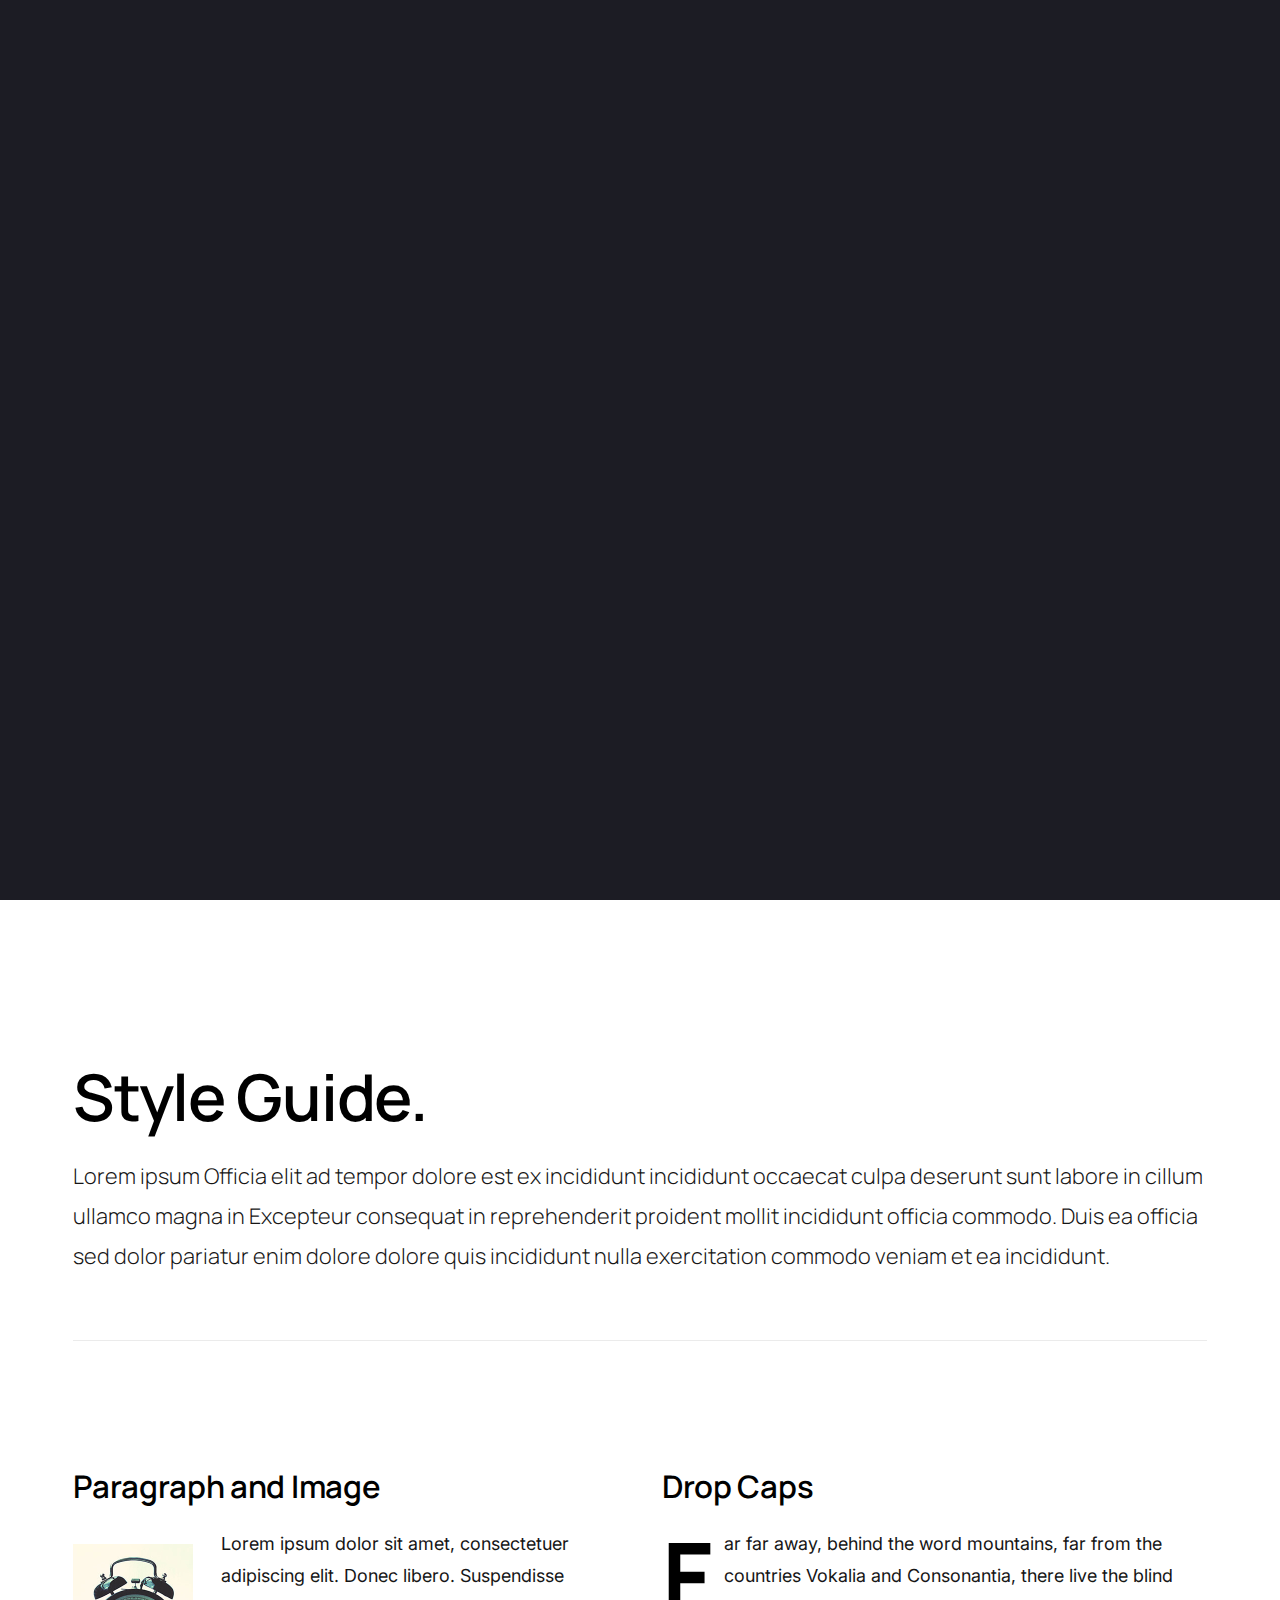
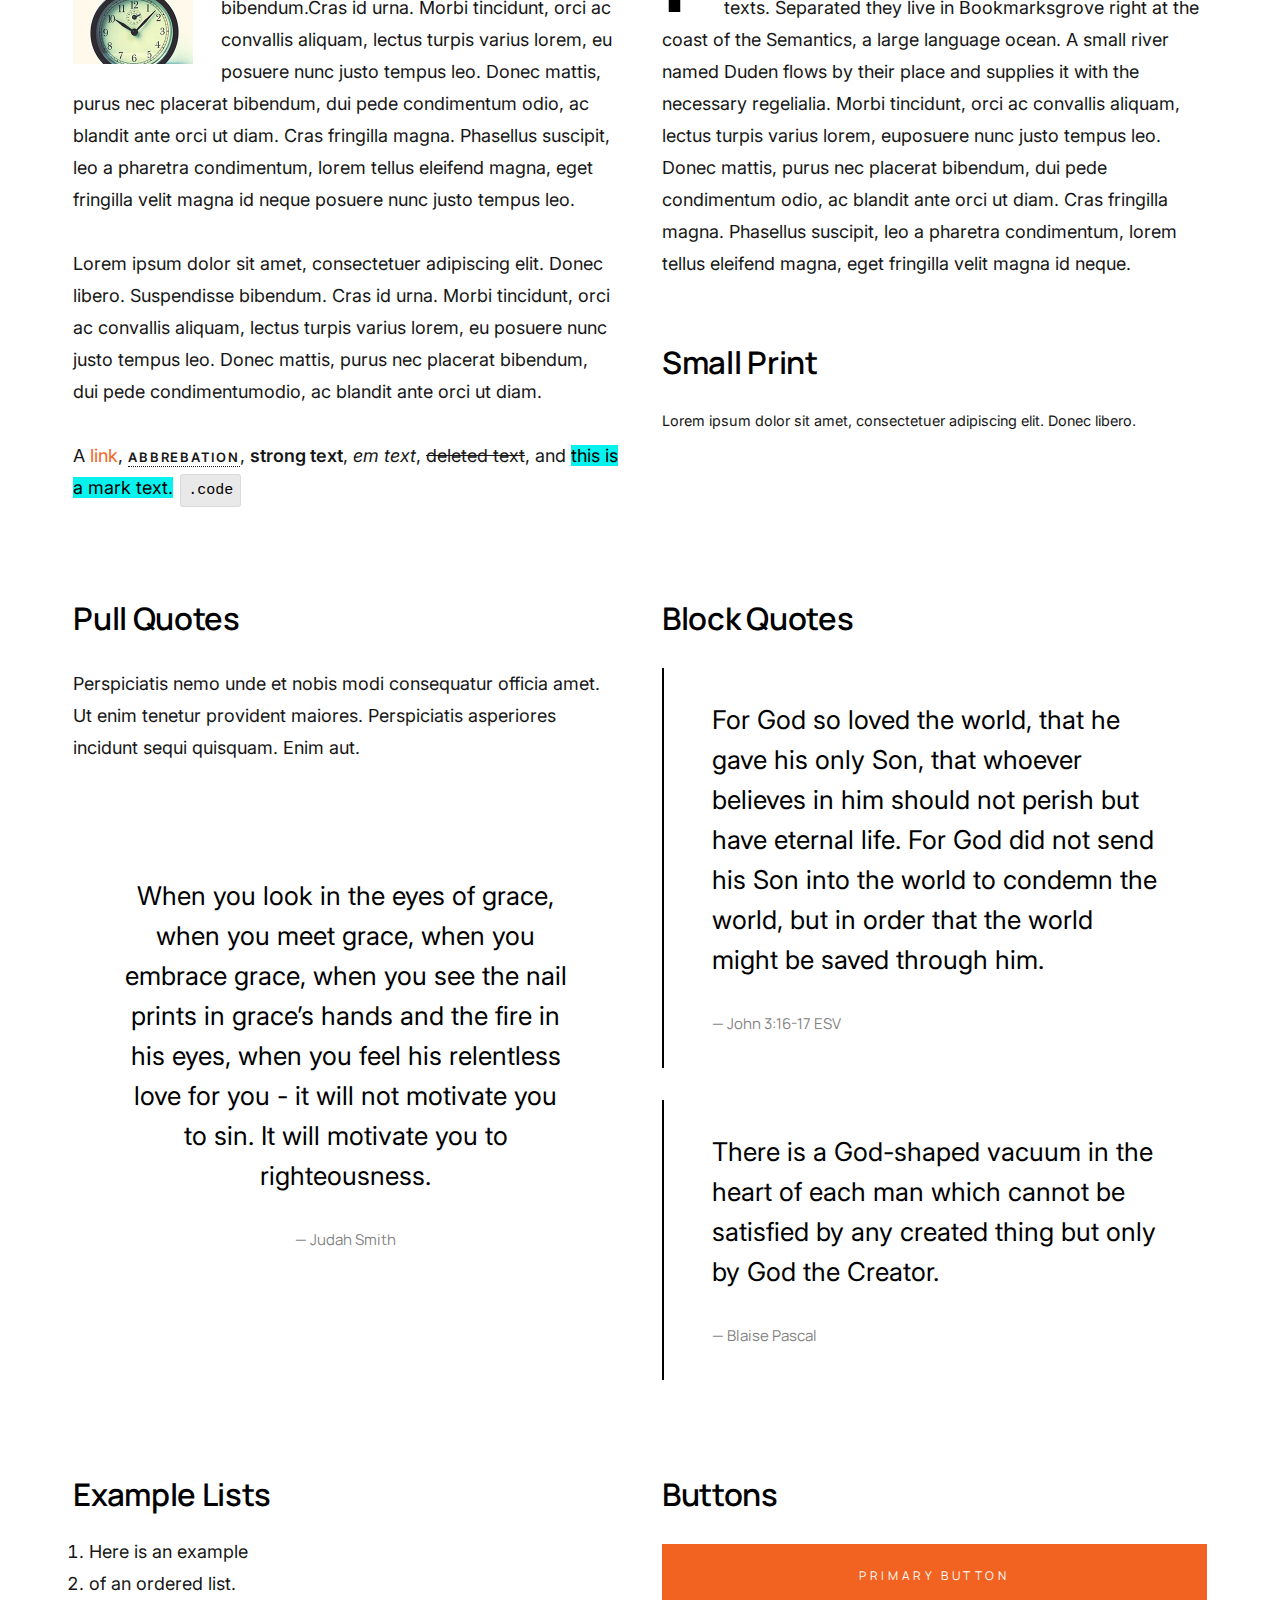
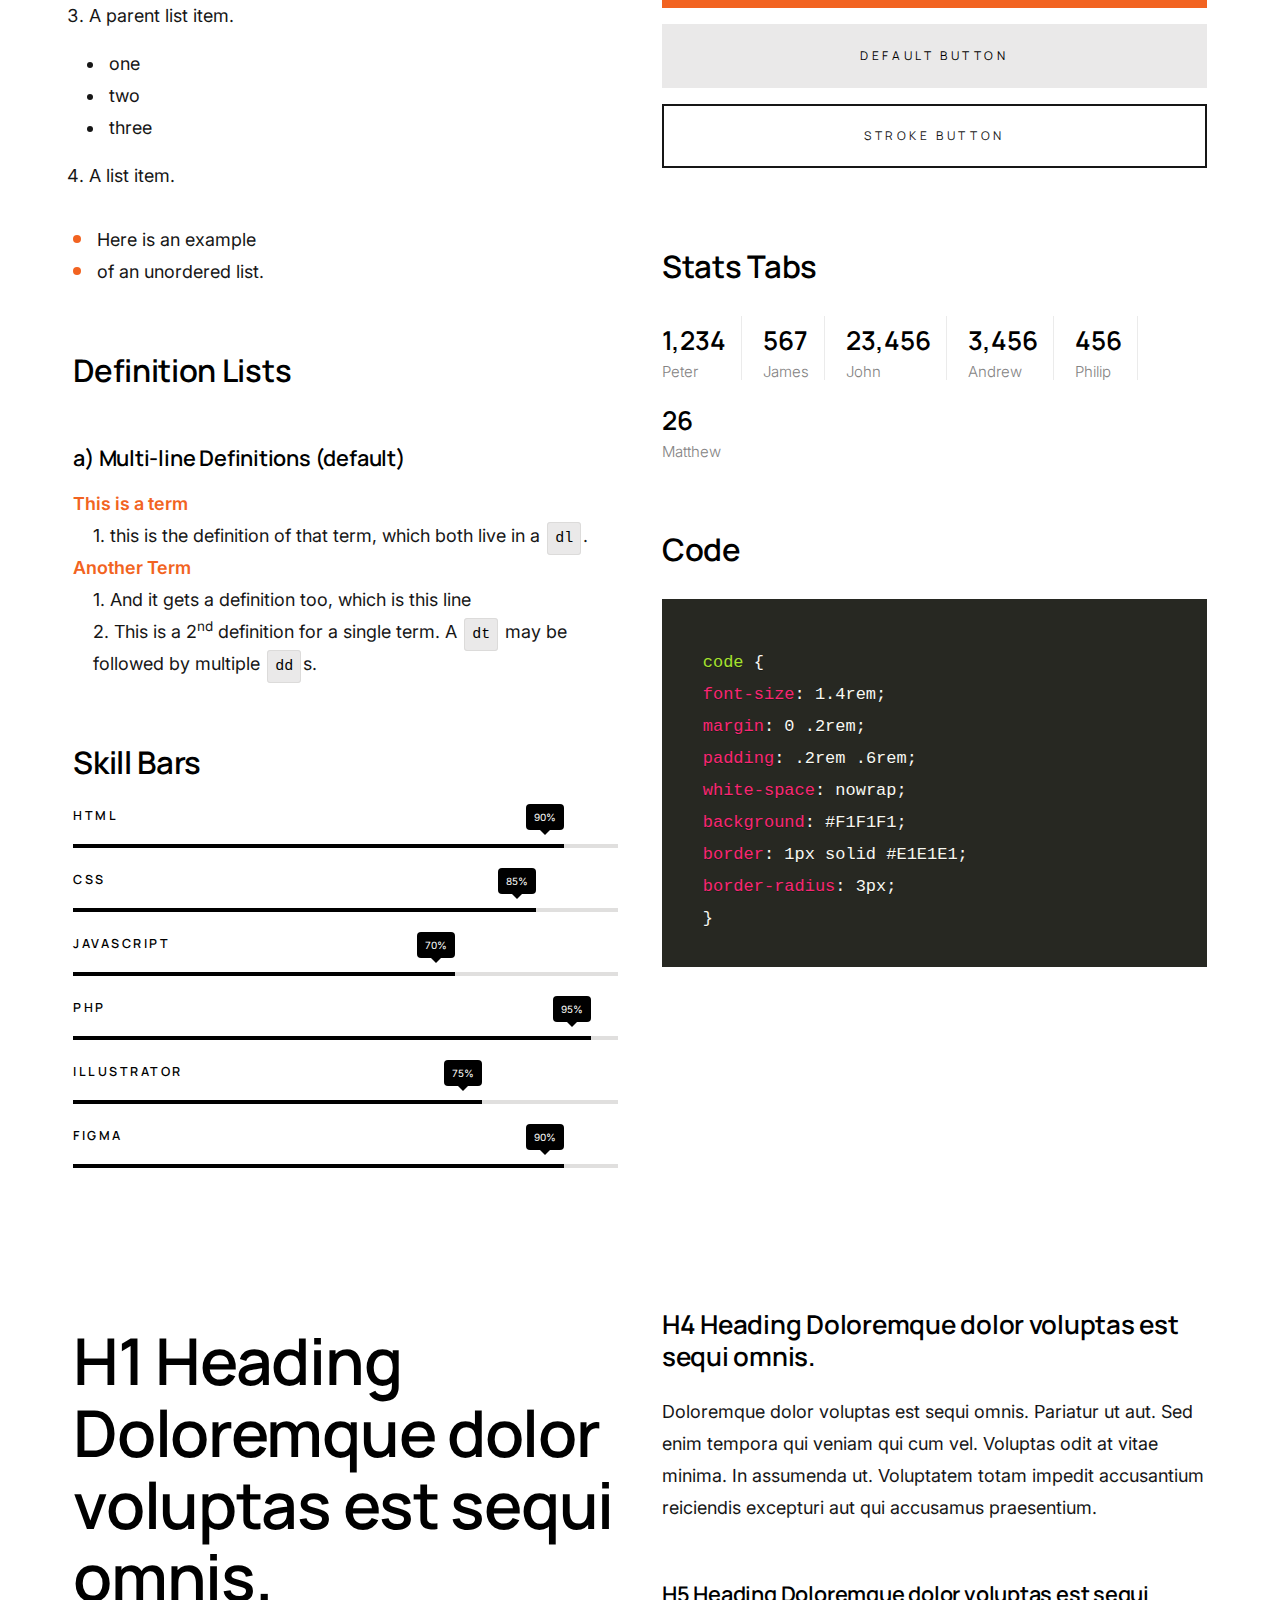
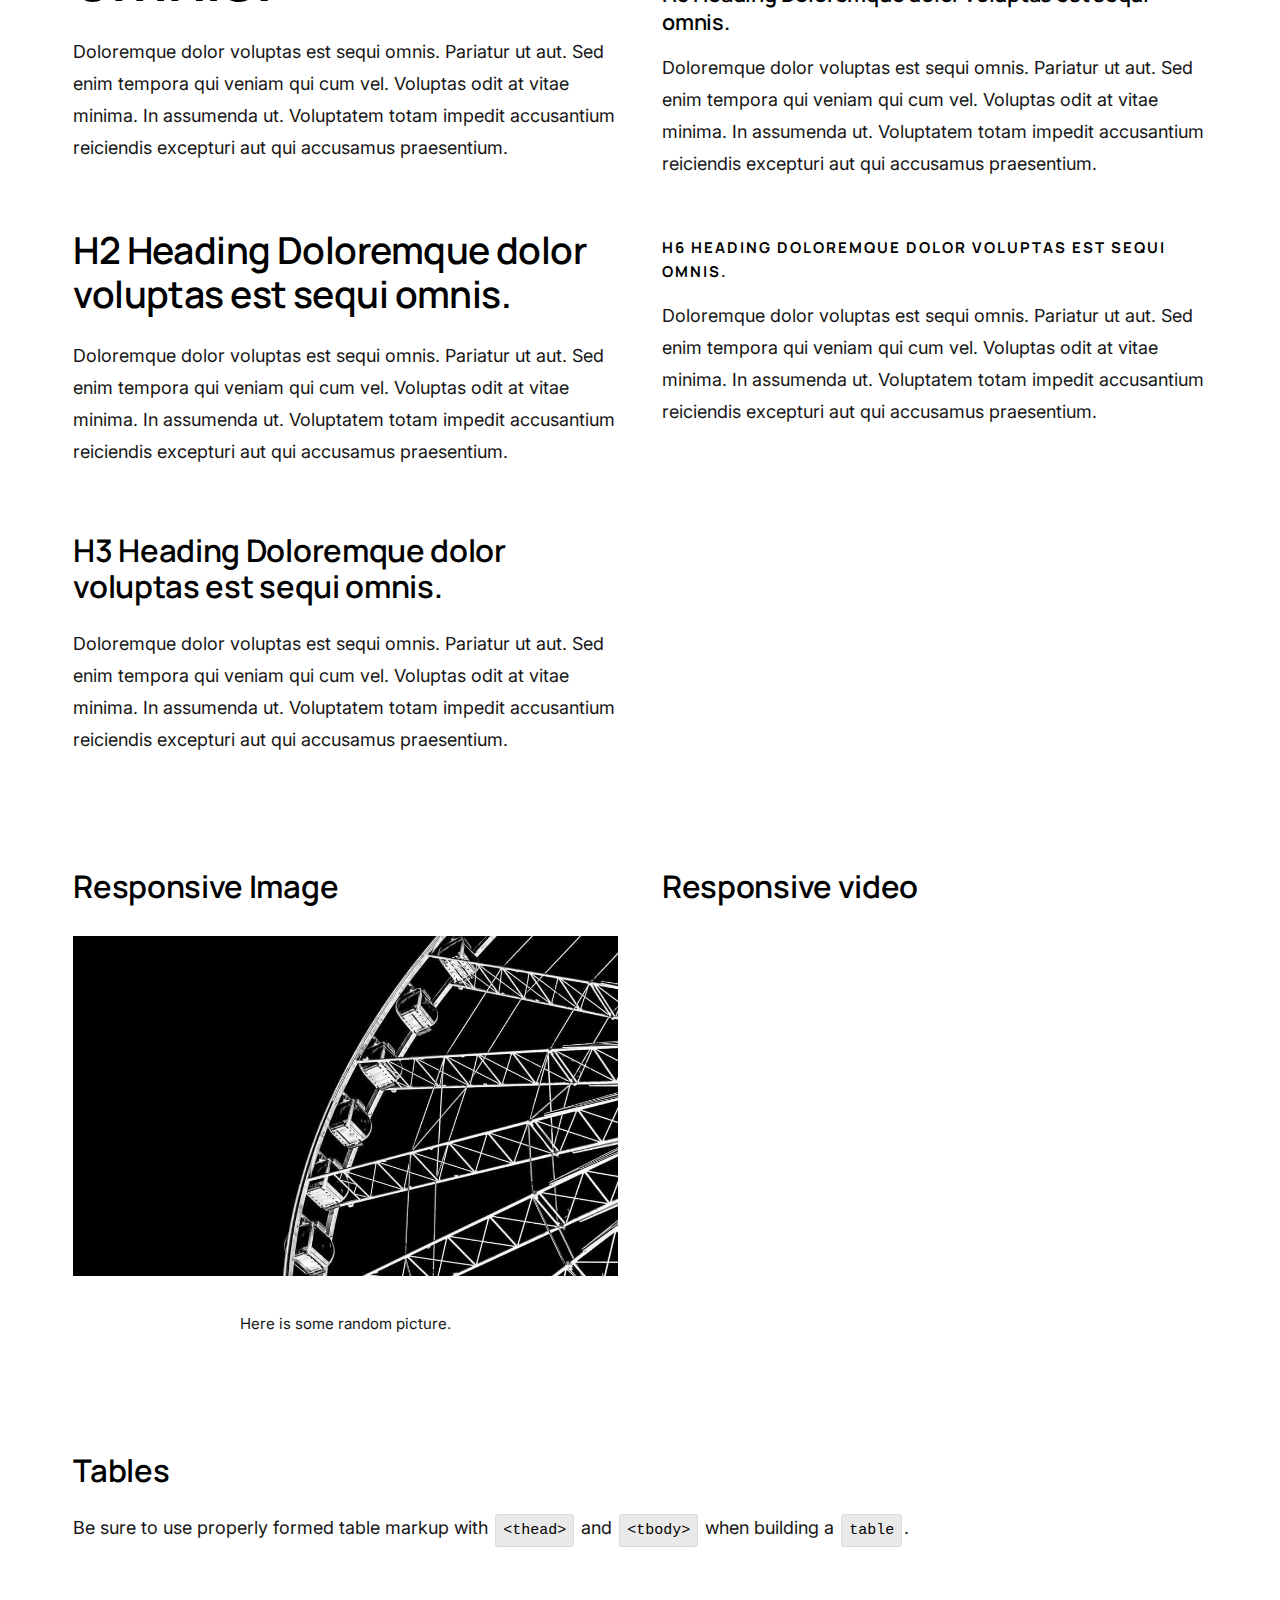
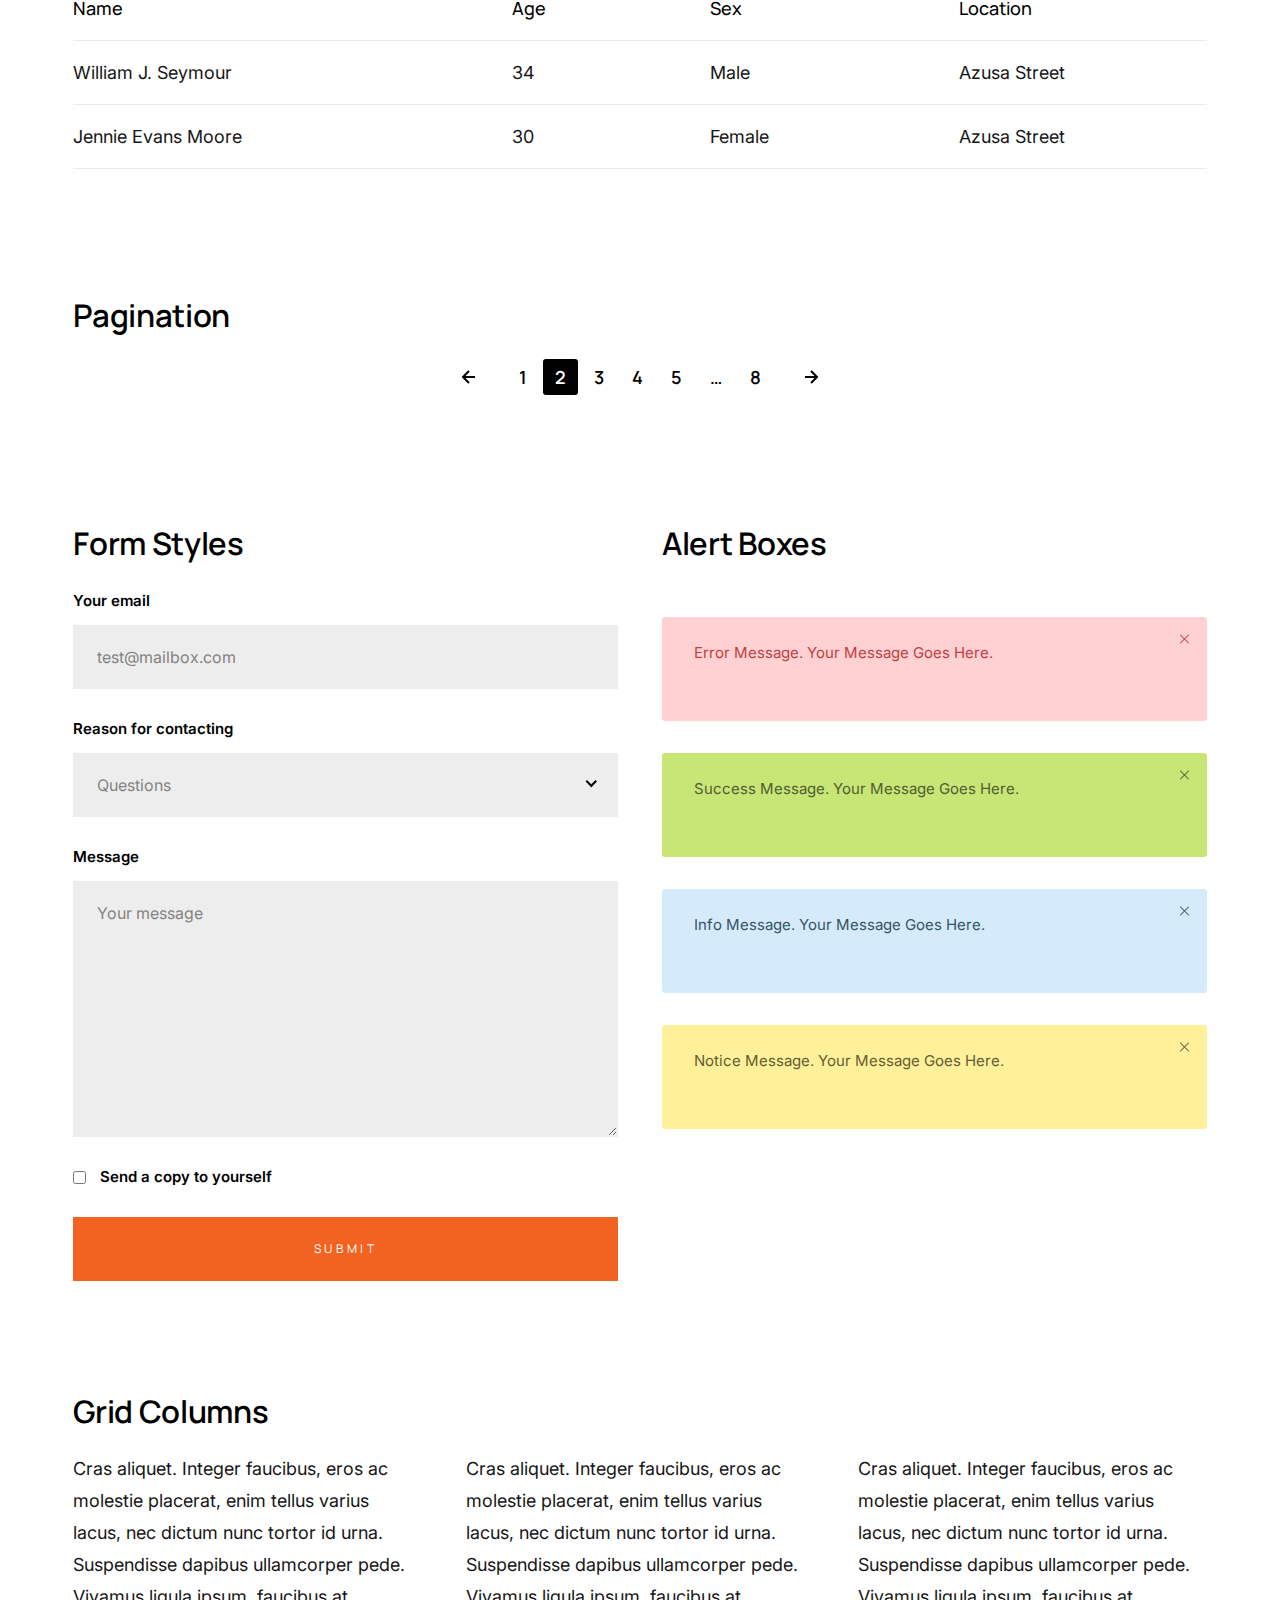
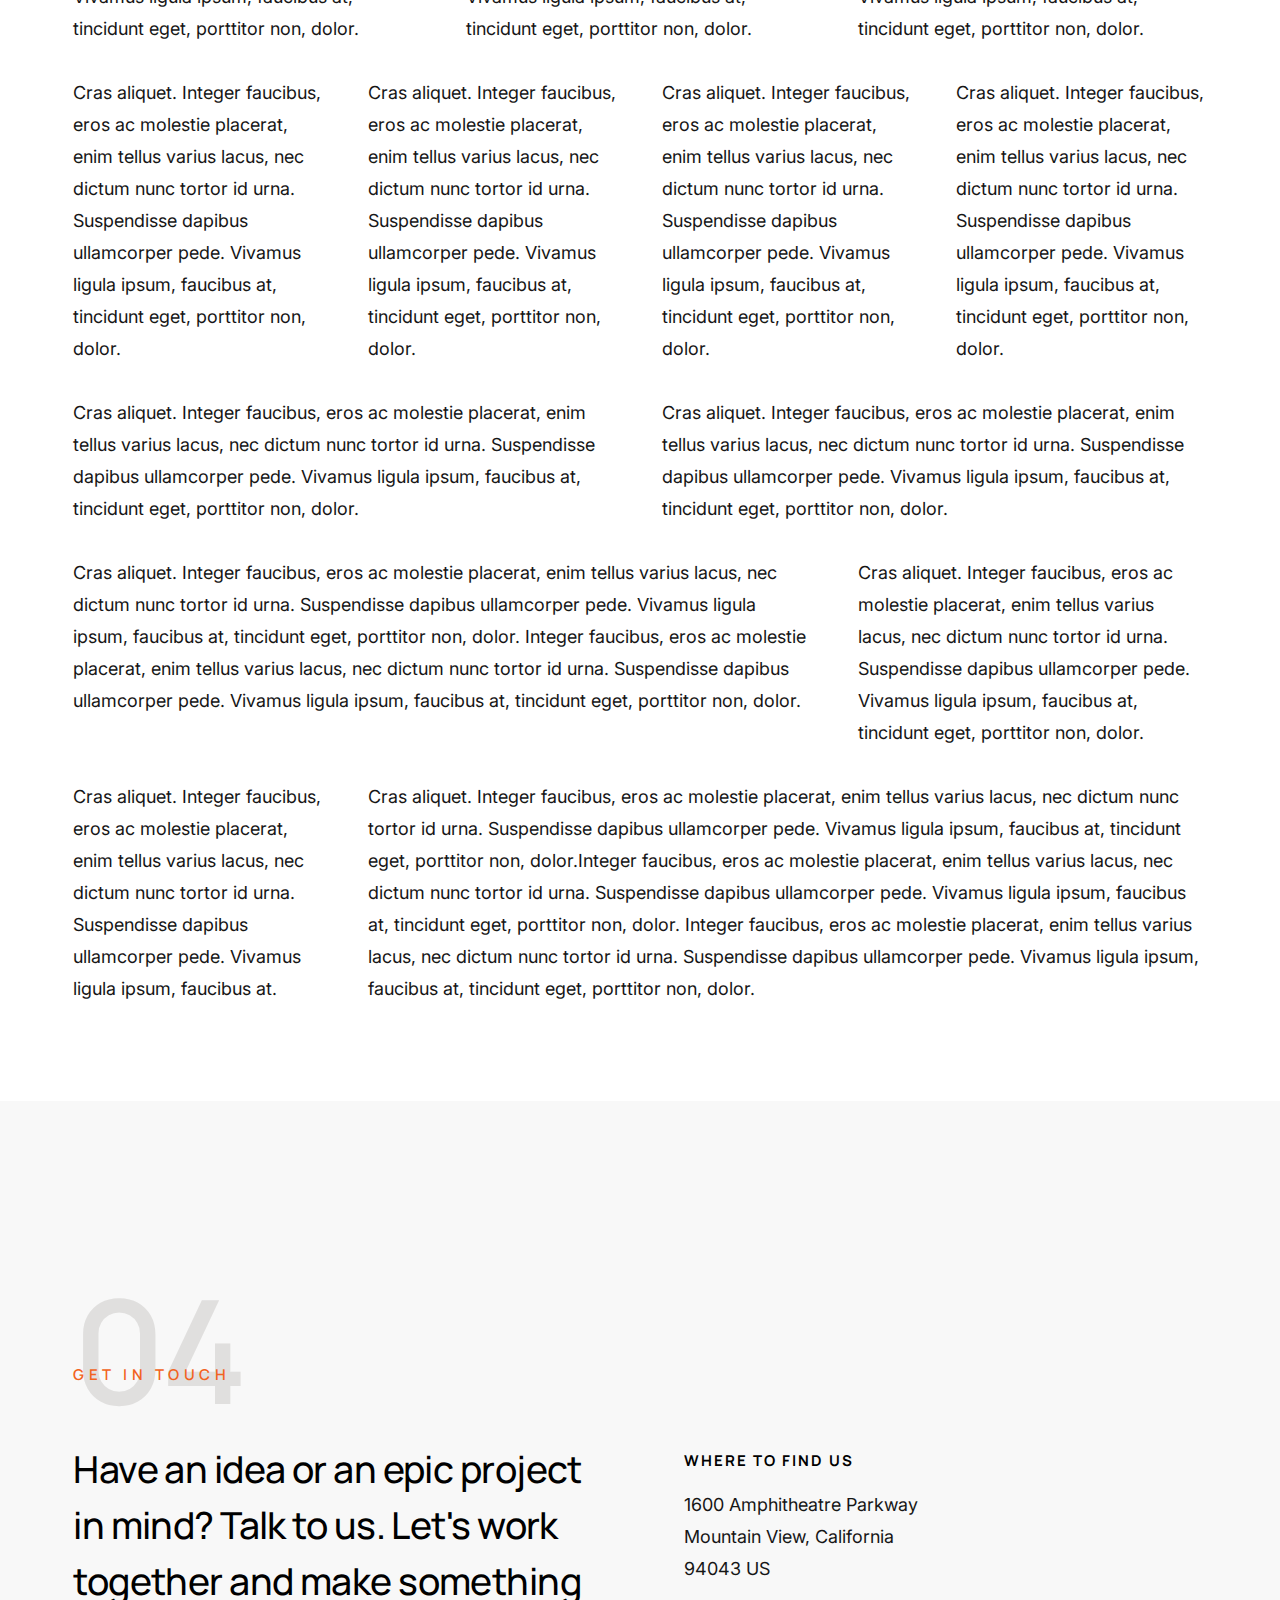
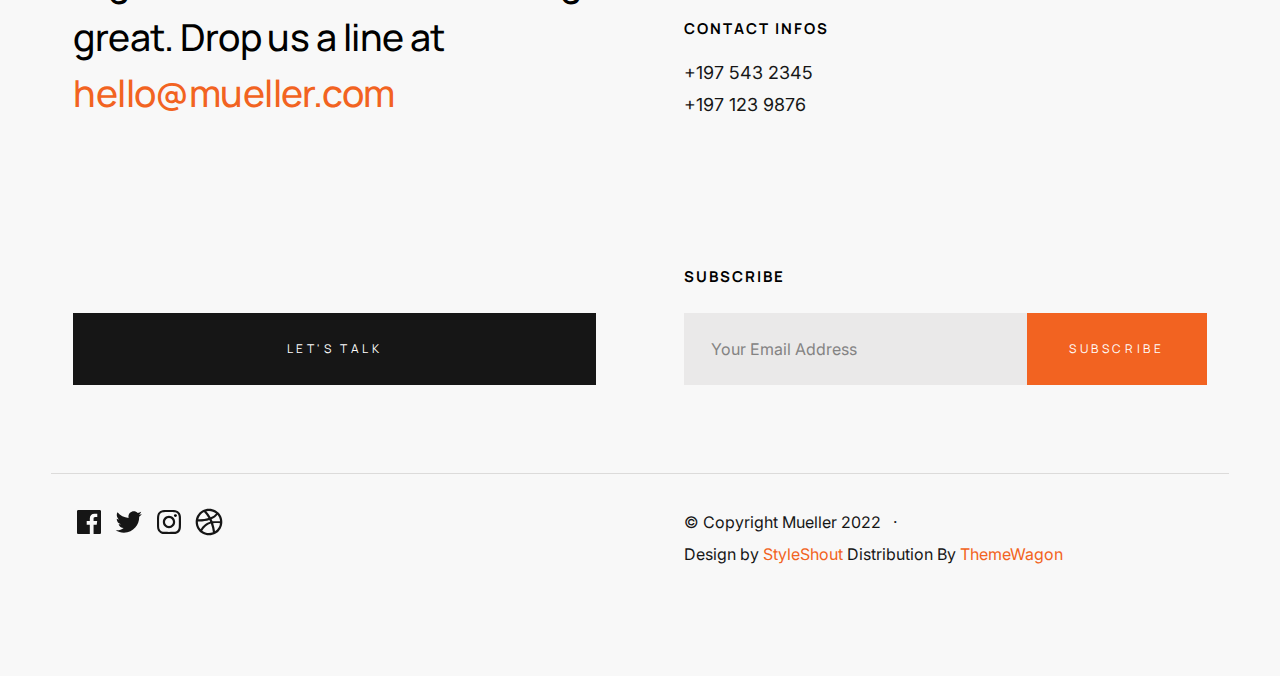
<file: styles.html>
<!DOCTYPE html>
<html lang="en" class="no-js">

<head>

    <!--- basic page needs
    ================================================== -->
    <meta charset="utf-8">
    <meta name="viewport" content="width=device-width, initial-scale=1">
    <title>CrewSync - Styles</title>

    <script>
        document.documentElement.classList.remove('no-js');
        document.documentElement.classList.add('js');
    </script>

    <!-- CSS
    ================================================== -->
    <link rel="stylesheet" href="css/vendor.css">
    <link rel="stylesheet" href="css/styles.css">

    <style type="text/css" media="screen">
        .s-styles {
            padding-top: var(--vspace-5);
            padding-bottom: var(--vspace-2);
            position: relative;
        }

        .s-styles .intro h1 {
            margin-top: 0;
        }
    </style>

    <!-- favicons
    ================================================== -->
    <link rel="apple-touch-icon" sizes="180x180" href="apple-touch-icon.png">
    <link rel="icon" type="image/png" sizes="32x32" href="favicon-32x32.png">
    <link rel="icon" type="image/png" sizes="16x16" href="favicon-16x16.png">
    <link rel="manifest" href="site.webmanifest">

</head>


<body id="top">


    <!-- preloader
    ================================================== -->
    <div id="preloader">
        <div id="loader"></div>
    </div>


    <!-- page wrap
    ================================================== -->
    <div id="page" class="s-pagewrap">


        <!-- # site header 
        ================================================== -->
        <header class="s-header">

            <div class="row s-header__inner">

                <div class="s-header__block">
                    <div class="s-header__logo">
                        <a class="logo" href="index.html">
                            <img src="images/logo.svg" alt="Homepage">
                        </a>
                    </div>

                    <a class="s-header__menu-toggle" href="#0"><span>Menu</span></a>
                </div> <!-- end s-header__block -->

                <nav class="s-header__nav">

                    <ul class="s-header__menu-links">
                        <li class="current"><a href="#intro" class="smoothscroll">Intro</a></li>
                        <li><a href="index.html#about">About</a></li>
                        <li><a href="index.html#services">Services</a></li>
                        <li><a href="index.html#folio">Work</a></li>
                        <li><a href="#footer" class="smoothscroll">Contact</a></li>
                    </ul> <!-- s-header__menu-links -->

                    <ul class="s-header__social">
                        <li>
                            <a href="">
                                <svg xmlns="http://www.w3.org/2000/svg" width="24" height="24" viewBox="0 0 24 24"
                                    style="fill:rgba(0, 0, 0, 1);transform:;-ms-filter:">
                                    <path
                                        d="M20,3H4C3.447,3,3,3.448,3,4v16c0,0.552,0.447,1,1,1h8.615v-6.96h-2.338v-2.725h2.338v-2c0-2.325,1.42-3.592,3.5-3.592 c0.699-0.002,1.399,0.034,2.095,0.107v2.42h-1.435c-1.128,0-1.348,0.538-1.348,1.325v1.735h2.697l-0.35,2.725h-2.348V21H20 c0.553,0,1-0.448,1-1V4C21,3.448,20.553,3,20,3z">
                                    </path>
                                </svg>
                                <span class="u-screen-reader-text">Facebook</span>
                            </a>
                        </li>
                        <li>
                            <a href="">
                                <svg xmlns="http://www.w3.org/2000/svg" width="24" height="24" viewBox="0 0 24 24"
                                    style="fill:rgba(0, 0, 0, 1);transform:;-ms-filter:">
                                    <path
                                        d="M19.633,7.997c0.013,0.175,0.013,0.349,0.013,0.523c0,5.325-4.053,11.461-11.46,11.461c-2.282,0-4.402-0.661-6.186-1.809 c0.324,0.037,0.636,0.05,0.973,0.05c1.883,0,3.616-0.636,5.001-1.721c-1.771-0.037-3.255-1.197-3.767-2.793 c0.249,0.037,0.499,0.062,0.761,0.062c0.361,0,0.724-0.05,1.061-0.137c-1.847-0.374-3.23-1.995-3.23-3.953v-0.05 c0.537,0.299,1.16,0.486,1.82,0.511C3.534,9.419,2.823,8.184,2.823,6.787c0-0.748,0.199-1.434,0.548-2.032 c1.983,2.443,4.964,4.04,8.306,4.215c-0.062-0.3-0.1-0.611-0.1-0.923c0-2.22,1.796-4.028,4.028-4.028 c1.16,0,2.207,0.486,2.943,1.272c0.91-0.175,1.782-0.512,2.556-0.973c-0.299,0.935-0.936,1.721-1.771,2.22 c0.811-0.088,1.597-0.312,2.319-0.624C21.104,6.712,20.419,7.423,19.633,7.997z">
                                    </path>
                                </svg>
                                <span class="u-screen-reader-text">Twitter</span>
                            </a>
                        </li>
                        <li>
                            <a href="">
                                <svg xmlns="http://www.w3.org/2000/svg" width="24" height="24" viewBox="0 0 24 24"
                                    style="fill:rgba(0, 0, 0, 1);transform:;-ms-filter:">
                                    <path
                                        d="M11.999,7.377c-2.554,0-4.623,2.07-4.623,4.623c0,2.554,2.069,4.624,4.623,4.624c2.552,0,4.623-2.07,4.623-4.624 C16.622,9.447,14.551,7.377,11.999,7.377L11.999,7.377z M11.999,15.004c-1.659,0-3.004-1.345-3.004-3.003 c0-1.659,1.345-3.003,3.004-3.003s3.002,1.344,3.002,3.003C15.001,13.659,13.658,15.004,11.999,15.004L11.999,15.004z">
                                    </path>
                                    <circle cx="16.806" cy="7.207" r="1.078"></circle>
                                    <path
                                        d="M20.533,6.111c-0.469-1.209-1.424-2.165-2.633-2.632c-0.699-0.263-1.438-0.404-2.186-0.42 c-0.963-0.042-1.268-0.054-3.71-0.054s-2.755,0-3.71,0.054C7.548,3.074,6.809,3.215,6.11,3.479C4.9,3.946,3.945,4.902,3.477,6.111 c-0.263,0.7-0.404,1.438-0.419,2.186c-0.043,0.962-0.056,1.267-0.056,3.71c0,2.442,0,2.753,0.056,3.71 c0.015,0.748,0.156,1.486,0.419,2.187c0.469,1.208,1.424,2.164,2.634,2.632c0.696,0.272,1.435,0.426,2.185,0.45 c0.963,0.042,1.268,0.055,3.71,0.055s2.755,0,3.71-0.055c0.747-0.015,1.486-0.157,2.186-0.419c1.209-0.469,2.164-1.424,2.633-2.633 c0.263-0.7,0.404-1.438,0.419-2.186c0.043-0.962,0.056-1.267,0.056-3.71s0-2.753-0.056-3.71C20.941,7.57,20.801,6.819,20.533,6.111z M19.315,15.643c-0.007,0.576-0.111,1.147-0.311,1.688c-0.305,0.787-0.926,1.409-1.712,1.711c-0.535,0.199-1.099,0.303-1.67,0.311 c-0.95,0.044-1.218,0.055-3.654,0.055c-2.438,0-2.687,0-3.655-0.055c-0.569-0.007-1.135-0.112-1.669-0.311 c-0.789-0.301-1.414-0.923-1.719-1.711c-0.196-0.534-0.302-1.099-0.311-1.669c-0.043-0.95-0.053-1.218-0.053-3.654 c0-2.437,0-2.686,0.053-3.655c0.007-0.576,0.111-1.146,0.311-1.687c0.305-0.789,0.93-1.41,1.719-1.712 c0.534-0.198,1.1-0.303,1.669-0.311c0.951-0.043,1.218-0.055,3.655-0.055c2.437,0,2.687,0,3.654,0.055 c0.571,0.007,1.135,0.112,1.67,0.311c0.786,0.303,1.407,0.925,1.712,1.712c0.196,0.534,0.302,1.099,0.311,1.669 c0.043,0.951,0.054,1.218,0.054,3.655c0,2.436,0,2.698-0.043,3.654H19.315z">
                                    </path>
                                </svg>
                                <span class="u-screen-reader-text">Instagram</span>
                            </a>
                        </li>
                        <li>
                            <a href="">
                                <svg xmlns="http://www.w3.org/2000/svg" width="24" height="24" viewBox="0 0 24 24"
                                    style="fill: rgba(0, 0, 0, 1);transform: ;msFilter:;">
                                    <path
                                        d="M20.66 6.98a9.932 9.932 0 0 0-3.641-3.64C15.486 2.447 13.813 2 12 2s-3.486.447-5.02 1.34c-1.533.893-2.747 2.107-3.64 3.64S2 10.187 2 12s.446 3.487 1.34 5.02a9.924 9.924 0 0 0 3.641 3.64C8.514 21.553 10.187 22 12 22s3.486-.447 5.02-1.34a9.932 9.932 0 0 0 3.641-3.64C21.554 15.487 22 13.813 22 12s-.446-3.487-1.34-5.02zM12 3.66c2 0 3.772.64 5.32 1.919-.92 1.174-2.286 2.14-4.1 2.9-1.002-1.813-2.088-3.327-3.261-4.54A7.715 7.715 0 0 1 12 3.66zM5.51 6.8a8.116 8.116 0 0 1 2.711-2.22c1.212 1.201 2.325 2.7 3.34 4.5-2 .6-4.114.9-6.341.9-.573 0-1.006-.013-1.3-.04A8.549 8.549 0 0 1 5.51 6.8zM3.66 12c0-.054.003-.12.01-.2.007-.08.01-.146.01-.2.254.014.641.02 1.161.02 2.666 0 5.146-.367 7.439-1.1.187.373.381.793.58 1.26-1.32.293-2.674 1.006-4.061 2.14S6.4 16.247 5.76 17.5c-1.4-1.587-2.1-3.42-2.1-5.5zM12 20.34c-1.894 0-3.594-.587-5.101-1.759.601-1.187 1.524-2.322 2.771-3.401 1.246-1.08 2.483-1.753 3.71-2.02a29.441 29.441 0 0 1 1.56 6.62 8.166 8.166 0 0 1-2.94.56zm7.08-3.96a8.351 8.351 0 0 1-2.58 2.621c-.24-2.08-.7-4.107-1.379-6.081.932-.066 1.765-.1 2.5-.1.799 0 1.686.034 2.659.1a8.098 8.098 0 0 1-1.2 3.46zm-1.24-5c-1.16 0-2.233.047-3.22.14a27.053 27.053 0 0 0-.68-1.62c2.066-.906 3.532-2.006 4.399-3.3 1.2 1.414 1.854 3.027 1.96 4.84-.812-.04-1.632-.06-2.459-.06z">
                                    </path>
                                </svg>
                                <span class="u-screen-reader-text">Dribbble</span>
                            </a>
                        </li>
                    </ul> <!-- s-header__social -->

                </nav> <!-- end s-header__nav -->

            </div> <!-- end s-header__inner -->

        </header> <!-- end s-header -->


        <!-- # site-content
        ================================================== -->
        <section id="content" class="s-content">


            <!-- intro
            ----------------------------------------------- -->
            <section id="intro" class="s-intro target-section">

                <div class="s-intro__bg"></div>

                <div class="row s-intro__content">

                    <div class="s-intro__content-bg"></div>

                    <div class="column lg-12 s-intro__content-inner">

                        <h1 class="s-intro__content-title">
                            We provide creative <br>
                            solutions to turn your <br>
                            ideas into digital reality.
                        </h1>

                        <div class="s-intro__content-buttons">
                            <a href="#download" class="btn btn--stroke s-intro__content-btn smoothscroll">More About
                                Us</a>
                            <a href="https://player.vimeo.com/video/14592941?color=f26522&title=0&byline=0&portrait=0"
                                class="s-intro__content-video-btn">
                                <svg xmlns="http://www.w3.org/2000/svg" width="24" height="24" viewBox="0 0 24 24"
                                    style="fill: rgba(0, 0, 0, 1);transform: ;msFilter:;">
                                    <path d="M7 6v12l10-6z"></path>
                                </svg>
                            </a>
                        </div>

                    </div> <!-- s-intro__content-inner -->

                </div> <!-- s-intro__content -->

                <div class="s-intro__scroll-down">
                    <a href="#styles" class="smoothscroll">
                        <span>Scroll Down</span>
                    </a>
                </div> <!-- s-intro__scroll-down -->

            </section> <!-- end s-intro -->


            <!-- styles
            ----------------------------------------------- -->
            <div id="styles" class="s-styles">

                <div class="row">

                    <div class="column lg-12 intro">

                        <h1>Style Guide.</h1>

                        <p class="lead">Lorem ipsum Officia elit ad tempor dolore est ex incididunt incididunt occaecat
                            culpa deserunt
                            sunt labore in cillum ullamco magna in Excepteur consequat in reprehenderit proident mollit
                            incididunt officia commodo.
                            Duis ea officia sed dolor pariatur enim dolore dolore quis incididunt nulla exercitation
                            commodo veniam et ea incididunt.
                        </p>

                        <hr>
                    </div>

                </div> <!-- end row -->

                <div class="row">

                    <div class="column lg-6 tab-12">

                        <h3>Paragraph and Image</h3>

                        <p><a href="#"><img width="120" height="120" class="u-pull-left" alt="sample-image"
                                    src="images/sample-image.jpg"></a>
                            Lorem ipsum dolor sit amet, consectetuer adipiscing elit. Donec libero. Suspendisse
                            bibendum.Cras id urna. Morbi
                            tincidunt, orci ac convallis aliquam, lectus turpis varius lorem, eu posuere nunc justo
                            tempus leo. Donec mattis,
                            purus nec placerat bibendum, dui pede condimentum odio, ac blandit ante orci ut diam. Cras
                            fringilla magna.
                            Phasellus suscipit, leo a pharetra condimentum, lorem tellus eleifend magna, eget fringilla
                            velit magna id
                            neque posuere nunc justo tempus leo. </p>

                        <p>
                            Lorem ipsum dolor sit amet, consectetuer adipiscing elit. Donec libero. Suspendisse
                            bibendum. Cras id urna.
                            Morbi tincidunt, orci ac convallis aliquam, lectus turpis varius lorem, eu posuere nunc
                            justo tempus leo.
                            Donec mattis, purus nec placerat bibendum, dui pede condimentumodio, ac blandit ante orci ut
                            diam.
                        </p>

                        <p>A <a href="#">link</a>,
                            <abbr title="this really isn't a very good description">abbrebation</abbr>,
                            <strong>strong text</strong>,
                            <em>em text</em>,
                            <del>deleted text</del>, and
                            <mark>this is a mark text.</mark>
                            <code>.code</code>
                        </p>

                    </div>

                    <div class="column lg-6 tab-12">

                        <h3>Drop Caps</h3>

                        <p class="drop-cap">Far far away, behind the word mountains, far from the countries Vokalia and
                            Consonantia,
                            there live the blind texts. Separated they live in Bookmarksgrove right at the coast of the
                            Semantics, a large language ocean. A small river named Duden flows by their place and
                            supplies it with the
                            necessary regelialia. Morbi tincidunt, orci ac convallis aliquam, lectus turpis varius
                            lorem,
                            euposuere nunc justo tempus leo. Donec mattis, purus nec placerat bibendum, dui pede
                            condimentum odio,
                            ac blandit ante orci ut diam. Cras fringilla magna. Phasellus suscipit, leo a pharetra
                            condimentum,
                            lorem tellus eleifend magna, eget fringilla velit magna id neque.
                        </p>

                        <h3>Small Print</h3>

                        <p><small>Lorem ipsum dolor sit amet, consectetuer adipiscing elit. Donec libero.</small></p>

                    </div>

                </div> <!-- end row -->

                <div class="row">

                    <div class="column lg-6 tab-12">

                        <h3 class="u-add-bottom">Pull Quotes</h3>

                        <p>
                            Perspiciatis nemo unde et nobis modi consequatur officia amet. Ut enim
                            tenetur provident maiores. Perspiciatis asperiores incidunt sequi
                            quisquam. Enim aut.
                        </p>

                        <figure class="pull-quote">
                            <blockquote>
                                <p>
                                    When you look in the eyes of grace, when you meet grace,
                                    when you embrace grace, when you see the nail prints in
                                    grace’s hands and the fire in his eyes, when you feel his
                                    relentless love for you - it will not motivate you to sin.
                                    It will motivate you to righteousness.
                                </p>

                                <footer>
                                    <cite>Judah Smith</cite>
                                </footer>
                            </blockquote>
                        </figure>


                    </div>

                    <div class="column lg-6 tab-12">

                        <h3 class="u-add-bottom">Block Quotes</h3>

                        <blockquote cite="http://where-i-got-my-info-from.com">
                            <p>
                                For God so loved the world, that he gave his only Son, that whoever believes in
                                him should not perish but have eternal life. For God did not send his Son into
                                the world to condemn the world, but in order that the world might be
                                saved through him.
                            </p>

                            <footer>
                                <cite>
                                    <a href="#0">John 3:16-17 ESV</a>
                                </cite>
                            </footer>

                        </blockquote>

                        <blockquote>
                            <p>There is a God-shaped vacuum in the heart of each man which cannot be satisfied
                                by any created thing but only by God the Creator.</p>

                            <footer>
                                <cite>Blaise Pascal</cite>
                            </footer>

                        </blockquote>

                    </div>

                </div> <!-- end row -->

                <div class="row u-add-half-bottom">

                    <div class="column lg-6 tab-12">

                        <h3>Example Lists</h3>

                        <ol>
                            <li>Here is an example</li>
                            <li>of an ordered list.</li>
                            <li>A parent list item.
                                <ul>
                                    <li>one</li>
                                    <li>two</li>
                                    <li>three</li>
                                </ul>
                            </li>
                            <li>A list item.</li>
                        </ol>

                        <ul class="disc">
                            <li>Here is an example</li>
                            <li>of an unordered list.</li>
                        </ul>

                        <h3>Definition Lists</h3>

                        <h5>a) Multi-line Definitions (default) </h5>

                        <dl class="dictionary-style">
                            <dt><strong>This is a term</strong></dt>
                            <dd>this is the definition of that term, which both live in a <code>dl</code>.</dd>
                            <dt><strong>Another Term</strong></dt>
                            <dd>And it gets a definition too, which is this line</dd>
                            <dd>This is a 2<sup>nd</sup> definition for a single term. A <code>dt</code> may be followed
                                by multiple <code>dd</code>s.</dd>
                        </dl>

                        <h3 class="u-add-bottom">Skill Bars</h3>

                        <ul class="skill-bars">
                            <li>
                                <div class="progress percent90"><span>90%</span></div>
                                <strong>HTML</strong>
                            </li>
                            <li>
                                <div class="progress percent85"><span>85%</span></div>
                                <strong>CSS</strong>
                            </li>
                            <li>
                                <div class="progress percent70"><span>70%</span></div>
                                <strong>Javascript</strong>
                            </li>
                            <li>
                                <div class="progress percent95"><span>95%</span></div>
                                <strong>PHP</strong>
                            </li>
                            <li>
                                <div class="progress percent75"><span>75%</span></div>
                                <strong>Illustrator</strong>
                            </li>
                            <li>
                                <div class="progress percent90"><span>90%</span></div>
                                <strong>Figma</strong>
                            </li>
                        </ul>

                    </div>

                    <div class="column lg-6 tab-12">

                        <h3 class="u-add-bottom">Buttons</h3>

                        <p>
                            <a class="btn btn--primary u-fullwidth" href="#0">Primary Button</a>
                            <a class="btn u-fullwidth" href="#0">Default Button</a>
                            <a class="btn btn--stroke u-fullwidth" href="#0">Stroke Button</a>
                        </p>

                        <h3>Stats Tabs</h3>

                        <ul class="stats-tabs">
                            <li><a href="#0">1,234 <em>Peter</em></a></li>
                            <li><a href="#0">567 <em>James</em></a></li>
                            <li><a href="#0">23,456 <em>John</em></a></li>
                            <li><a href="#0">3,456 <em>Andrew</em></a></li>
                            <li><a href="#0">456 <em>Philip</em></a></li>
                            <li><a href="#0">26 <em>Matthew</em></a></li>
                        </ul>

                        <h3 class="u-add-bottom">Code</h3>

                        <pre><code class="language-css">
    code {
    font-size: 1.4rem;
    margin: 0 .2rem;
    padding: .2rem .6rem;
    white-space: nowrap;
    background: #F1F1F1;
    border: 1px solid #E1E1E1;	
    border-radius: 3px;
    }
</code></pre>

                    </div>

                </div> <!-- end row -->

                <div class="row u-add-half-bottom">

                    <div class="column lg-6 tab-12">

                        <h1>H1 Heading Doloremque dolor voluptas est sequi omnis.</h1>
                        <p>Doloremque dolor voluptas est sequi omnis. Pariatur ut aut. Sed enim tempora qui veniam qui
                            cum vel.
                            Voluptas odit at vitae minima. In assumenda ut. Voluptatem totam impedit accusantium
                            reiciendis excepturi aut qui accusamus praesentium.</p>

                        <h2>H2 Heading Doloremque dolor voluptas est sequi omnis.</h2>
                        <p>Doloremque dolor voluptas est sequi omnis. Pariatur ut aut. Sed enim tempora qui veniam qui
                            cum vel.
                            Voluptas odit at vitae minima. In assumenda ut. Voluptatem totam impedit accusantium
                            reiciendis excepturi aut qui accusamus praesentium.</p>

                        <h3>H3 Heading Doloremque dolor voluptas est sequi omnis.</h3>
                        <p>Doloremque dolor voluptas est sequi omnis. Pariatur ut aut. Sed enim tempora qui veniam qui
                            cum vel.
                            Voluptas odit at vitae minima. In assumenda ut. Voluptatem totam impedit accusantium
                            reiciendis excepturi aut qui accusamus praesentium.</p>


                    </div>

                    <div class="column lg-6 tab-12">
                        <h4>H4 Heading Doloremque dolor voluptas est sequi omnis.</h4>
                        <p>Doloremque dolor voluptas est sequi omnis. Pariatur ut aut. Sed enim tempora qui veniam qui
                            cum vel.
                            Voluptas odit at vitae minima. In assumenda ut. Voluptatem totam impedit accusantium
                            reiciendis excepturi aut qui accusamus praesentium.</p>

                        <h5>H5 Heading Doloremque dolor voluptas est sequi omnis.</h5>
                        <p>Doloremque dolor voluptas est sequi omnis. Pariatur ut aut. Sed enim tempora qui veniam qui
                            cum vel.
                            Voluptas odit at vitae minima. In assumenda ut. Voluptatem totam impedit accusantium
                            reiciendis excepturi aut qui accusamus praesentium.</p>

                        <h6>H6 Heading Doloremque dolor voluptas est sequi omnis.</h6>
                        <p>Doloremque dolor voluptas est sequi omnis. Pariatur ut aut. Sed enim tempora qui veniam qui
                            cum vel.
                            Voluptas odit at vitae minima. In assumenda ut. Voluptatem totam impedit accusantium
                            reiciendis excepturi aut qui accusamus praesentium.</p>


                    </div>

                </div> <!-- end row -->

                <div class="row u-add-half-bottom">

                    <div class="column lg-6 tab-12">

                        <h3 class="u-add-bottom">Responsive Image</h3>

                        <figure>
                            <img src="images/wheel-500.jpg" srcset="images/wheel-1000.jpg 1000w, 
                            images/wheel-500.jpg 500w" sizes="(max-width: 1000px) 100vw, 1000px" alt="">

                            <figcaption>
                                Here is some random picture.
                            </figcaption>
                        </figure>

                    </div>

                    <div class="column lg-6 tab-12">

                        <h3 class="u-add-bottom">Responsive video</h3>

                        <div class="video-container">
                            <iframe
                                src="https://player.vimeo.com/video/14592941?color=00a650&title=0&byline=0&portrait=0"
                                width="500" height="281" frameborder="0" webkitallowfullscreen mozallowfullscreen
                                allowfullscreen></iframe>
                        </div>

                    </div>

                </div> <!-- end row -->

                <div class="row u-add-bottom">

                    <div class="column lg-12">

                        <h3>Tables</h3>
                        <p>Be sure to use properly formed table markup with <code>&lt;thead&gt;</code> and
                            <code>&lt;tbody&gt;</code> when building a <code>table</code>.</p>

                        <div class="table-responsive">

                            <table>
                                <thead>
                                    <tr>
                                        <th>Name</th>
                                        <th>Age</th>
                                        <th>Sex</th>
                                        <th>Location</th>
                                    </tr>
                                </thead>
                                <tbody>
                                    <tr>
                                        <td>William J. Seymour</td>
                                        <td>34</td>
                                        <td>Male</td>
                                        <td>Azusa Street</td>
                                    </tr>
                                    <tr>
                                        <td>Jennie Evans Moore</td>
                                        <td>30</td>
                                        <td>Female</td>
                                        <td>Azusa Street</td>
                                    </tr>
                                </tbody>
                            </table>

                        </div>

                    </div>

                </div> <!-- end row -->

                <div class="row">

                    <div class="column lg-12">
                        <h3>Pagination</h3>

                        <nav class="pgn">
                            <ul>
                                <li>
                                    <a class="pgn__prev" href="#0">
                                        <svg xmlns="http://www.w3.org/2000/svg" width="24" height="24"
                                            viewBox="0 0 24 24">
                                            <path
                                                d="M12.707 17.293L8.414 13H18v-2H8.414l4.293-4.293-1.414-1.414L4.586 12l6.707 6.707z" />
                                        </svg>
                                    </a>
                                </li>
                                <li><a class="pgn__num" href="#0">1</a></li>
                                <li><span class="pgn__num current">2</span></li>
                                <li><a class="pgn__num" href="#0">3</a></li>
                                <li><a class="pgn__num" href="#0">4</a></li>
                                <li><a class="pgn__num" href="#0">5</a></li>
                                <li><span class="pgn__num dots">…</span></li>
                                <li><a class="pgn__num" href="#0">8</a></li>
                                <li>
                                    <a class="pgn__next" href="#0">
                                        <svg xmlns="http://www.w3.org/2000/svg" width="24" height="24"
                                            viewBox="0 0 24 24">
                                            <path
                                                d="M11.293 17.293l1.414 1.414L19.414 12l-6.707-6.707-1.414 1.414L15.586 11H6v2h9.586z" />
                                        </svg>
                                    </a>
                                </li>
                            </ul>
                        </nav>

                    </div>

                </div> <!-- end row -->

                <div class="row">

                    <div class="column lg-6 tab-12">

                        <h3 class="u-add-bottom">Form Styles</h3>

                        <form>
                            <div>
                                <label for="sampleInput">Your email</label>
                                <input class="u-fullwidth" type="email" placeholder="test@mailbox.com" id="sampleInput">
                            </div>
                            <div>
                                <label for="sampleRecipientInput">Reason for contacting</label>
                                <div class="ss-custom-select">
                                    <select class="u-fullwidth" id="sampleRecipientInput">
                                        <option value="Option 1">Questions</option>
                                        <option value="Option 2">Report</option>
                                        <option value="Option 3">Others</option>
                                    </select>
                                </div>
                            </div>

                            <label for="exampleMessage">Message</label>
                            <textarea class="u-fullwidth" placeholder="Your message" id="exampleMessage"></textarea>

                            <label class="u-add-bottom">
                                <input type="checkbox">
                                <span class="label-text">Send a copy to yourself</span>
                            </label>

                            <input class="btn--primary u-fullwidth" type="submit" value="Submit">
                        </form>

                    </div>

                    <div class="column lg-6 tab-12">

                        <h3>Alert Boxes</h3>

                        <br>

                        <div class="alert-box alert-box--error">
                            <p>Error Message. Your Message Goes Here.</p>
                            <span class="alert-box__close"></span>
                        </div><!-- end error -->

                        <div class="alert-box alert-box--success">
                            <p>Success Message. Your Message Goes Here.</p>
                            <span class="alert-box__close"></span>
                        </div><!-- end success -->

                        <div class="alert-box alert-box--info">
                            <p>Info Message. Your Message Goes Here.</p>
                            <span class="alert-box__close"></span>
                        </div><!-- end info -->

                        <div class="alert-box alert-box--notice">
                            <p>Notice Message. Your Message Goes Here.</p>
                            <span class="alert-box__close"></span>
                        </div><!-- end notice -->

                    </div>

                </div> <!-- end row -->

                <div class="row">

                    <div class="lg-12 column">
                        <h3>Grid Columns</h3>
                    </div>

                </div> <!-- Row End-->

                <!--<h4>1/3 Columns</h4>  -->

                <div class="row">

                    <div class="lg-4 mob-12 column">
                        <p>
                            Cras aliquet. Integer faucibus, eros ac molestie placerat, enim tellus varius lacus,
                            nec dictum nunc tortor id urna. Suspendisse dapibus ullamcorper pede. Vivamus ligula ipsum,
                            faucibus at, tincidunt eget, porttitor non, dolor.
                        </p>
                    </div>

                    <div class="lg-4 mob-12 column">
                        <p>
                            Cras aliquet. Integer faucibus, eros ac molestie placerat, enim tellus varius lacus,
                            nec dictum nunc tortor id urna. Suspendisse dapibus ullamcorper pede. Vivamus ligula ipsum,
                            faucibus at, tincidunt eget, porttitor non, dolor.
                        </p>
                    </div>

                    <div class="lg-4 mob-12 column">
                        <p>
                            Cras aliquet. Integer faucibus, eros ac molestie placerat, enim tellus varius lacus,
                            nec dictum nunc tortor id urna. Suspendisse dapibus ullamcorper pede. Vivamus ligula ipsum,
                            faucibus at, tincidunt eget, porttitor non, dolor.
                        </p>
                    </div>

                </div>

                <!--<h4>1/4 Columns</h4>  -->

                <div class="row">

                    <div class="lg-3 tab-6 mob-12 column">
                        <p>
                            Cras aliquet. Integer faucibus, eros ac molestie placerat, enim tellus varius lacus,
                            nec dictum nunc tortor id urna. Suspendisse dapibus ullamcorper pede. Vivamus ligula ipsum,
                            faucibus at, tincidunt eget, porttitor non, dolor.
                        </p>
                    </div>

                    <div class="lg-3 tab-6 mob-12 column">
                        <p>
                            Cras aliquet. Integer faucibus, eros ac molestie placerat, enim tellus varius lacus,
                            nec dictum nunc tortor id urna. Suspendisse dapibus ullamcorper pede. Vivamus ligula ipsum,
                            faucibus at, tincidunt eget, porttitor non, dolor.
                        </p>
                    </div>

                    <div class="lg-3 tab-6 mob-12 column">
                        <p>
                            Cras aliquet. Integer faucibus, eros ac molestie placerat, enim tellus varius lacus,
                            nec dictum nunc tortor id urna. Suspendisse dapibus ullamcorper pede. Vivamus ligula ipsum,
                            faucibus at, tincidunt eget, porttitor non, dolor.
                        </p>
                    </div>

                    <div class="lg-3 tab-6 mob-12 column">
                        <p>
                            Cras aliquet. Integer faucibus, eros ac molestie placerat, enim tellus varius lacus,
                            nec dictum nunc tortor id urna. Suspendisse dapibus ullamcorper pede. Vivamus ligula ipsum,
                            faucibus at, tincidunt eget, porttitor non, dolor.
                        </p>
                    </div>

                </div>

                <!--<h4>1/2 Columns</h4>  -->

                <div class="row">

                    <div class="lg-6 mob-12 column">
                        <p>
                            Cras aliquet. Integer faucibus, eros ac molestie placerat, enim tellus varius lacus,
                            nec dictum nunc tortor id urna. Suspendisse dapibus ullamcorper pede. Vivamus ligula ipsum,
                            faucibus at, tincidunt eget, porttitor non, dolor.
                        </p>
                    </div>

                    <div class="lg-6 mob-12 column">
                        <p>
                            Cras aliquet. Integer faucibus, eros ac molestie placerat, enim tellus varius lacus,
                            nec dictum nunc tortor id urna. Suspendisse dapibus ullamcorper pede. Vivamus ligula ipsum,
                            faucibus at, tincidunt eget, porttitor non, dolor.
                        </p>
                    </div>

                </div>

                <!--<h4>2/3 Columns</h4>  -->

                <div class="row">

                    <div class="lg-8 tab-7 mob-12 column">
                        <p>
                            Cras aliquet. Integer faucibus, eros ac molestie placerat, enim tellus varius lacus,
                            nec dictum nunc tortor id urna. Suspendisse dapibus ullamcorper pede. Vivamus ligula ipsum,
                            faucibus at, tincidunt eget, porttitor non, dolor. Integer faucibus, eros ac molestie
                            placerat, enim tellus varius lacus,
                            nec dictum nunc tortor id urna. Suspendisse dapibus ullamcorper pede. Vivamus ligula ipsum,
                            faucibus at, tincidunt eget, porttitor non, dolor.
                        </p>
                    </div>

                    <div class="lg-4 tab-5 mob-12 column">
                        <p>
                            Cras aliquet. Integer faucibus, eros ac molestie placerat, enim tellus varius lacus,
                            nec dictum nunc tortor id urna. Suspendisse dapibus ullamcorper pede. Vivamus ligula ipsum,
                            faucibus at, tincidunt eget, porttitor non, dolor.
                        </p>
                    </div>

                </div>

                <!--<h4>3/4 Columns</h4>  -->

                <div class="row">

                    <div class="lg-3 tab-5 mob-12 column">
                        <p>
                            Cras aliquet. Integer faucibus, eros ac molestie placerat, enim tellus varius lacus,
                            nec dictum nunc tortor id urna. Suspendisse dapibus ullamcorper pede. Vivamus ligula ipsum,
                            faucibus at.
                        </p>
                    </div>

                    <div class="lg-9 tab-7 mob-12 column">
                        <p>
                            Cras aliquet. Integer faucibus, eros ac molestie placerat, enim tellus varius lacus,
                            nec dictum nunc tortor id urna. Suspendisse dapibus ullamcorper pede. Vivamus ligula ipsum,
                            faucibus at, tincidunt eget, porttitor non, dolor.Integer faucibus, eros ac molestie
                            placerat, enim tellus varius lacus,
                            nec dictum nunc tortor id urna. Suspendisse dapibus ullamcorper pede. Vivamus ligula ipsum,
                            faucibus at, tincidunt eget, porttitor non, dolor. Integer faucibus, eros ac molestie
                            placerat, enim tellus varius lacus,
                            nec dictum nunc tortor id urna. Suspendisse dapibus ullamcorper pede. Vivamus ligula ipsum,
                            faucibus at, tincidunt eget, porttitor non, dolor.
                        </p>
                    </div>

                </div>

            </div> <!-- end styles -->

        </section> <!-- end content -->


        <!-- # site-footer
        ================================================== -->
        <footer id="footer" class="s-footer target-section">

            <div class="row section-header" data-num="04">
                <h3 class="column lg-12 section-header__pretitle text-pretitle">GET IN TOUCH</h3>
                <div class="column lg-6 stack-on-1100 section-header__primary">
                    <h2 class="title text-display-1">
                        Have an idea or an epic project in mind? Talk to us.
                        Let's work together and make something great.
                        Drop us a line at <a href="mailto:#0" title="">hello@mueller.com</a>
                    </h2>
                </div>
                <div class="column lg-6 stack-on-1100 section-header__secondary">

                    <div class="contact-block">
                        <h6>Where To Find Us</h6>
                        <p>
                            1600 Amphitheatre Parkway <br>
                            Mountain View, California <br>
                            94043 US
                        </p>
                    </div>

                    <div class="contact-block">
                        <h6>Contact Infos</h6>
                        <ul class="contact-list">
                            <li><a href="tel:197-543-2345">+197 543 2345</a></li>
                            <li><a href="tel:197-123-9876">+197 123 9876</a></li>
                        </ul>
                    </div>

                </div>
            </div> <!-- end section-header -->

            <div class="row list-block block-lg-one-half block-tab-whole block-stack-on-1000 s-footer__btns">
                <div class="column list-block__item">
                    <div class="s-footer__contact-btn">
                        <a href="mailto:#0" class="btn btn--primary u-fullwidth">
                            Let's Talk
                        </a>
                    </div>
                </div>
                <div class="column list-block__item">
                    <div class="subscribe-form s-footer__subscribe">
                        <h6>Subscribe</h6>
                        <form id="mc-form" class="mc-form">
                            <input type="email" name="EMAIL" id="mce-EMAIL" class="u-fullwidth text-center"
                                placeholder="Your Email Address"
                                title="The domain portion of the email address is invalid (the portion after the @)."
                                pattern="^([^\x00-\x20\x22\x28\x29\x2c\x2e\x3a-\x3c\x3e\x40\x5b-\x5d\x7f-\xff]+|\x22([^\x0d\x22\x5c\x80-\xff]|\x5c[\x00-\x7f])*\x22)(\x2e([^\x00-\x20\x22\x28\x29\x2c\x2e\x3a-\x3c\x3e\x40\x5b-\x5d\x7f-\xff]+|\x22([^\x0d\x22\x5c\x80-\xff]|\x5c[\x00-\x7f])*\x22))*\x40([^\x00-\x20\x22\x28\x29\x2c\x2e\x3a-\x3c\x3e\x40\x5b-\x5d\x7f-\xff]+|\x5b([^\x0d\x5b-\x5d\x80-\xff]|\x5c[\x00-\x7f])*\x5d)(\x2e([^\x00-\x20\x22\x28\x29\x2c\x2e\x3a-\x3c\x3e\x40\x5b-\x5d\x7f-\xff]+|\x5b([^\x0d\x5b-\x5d\x80-\xff]|\x5c[\x00-\x7f])*\x5d))*(\.\w{2,})+$"
                                required>
                            <input type="submit" name="subscribe" value="Subscribe"
                                class="btn btn--primary u-fullwidth">
                            <!-- <div style="position: absolute; left: -5000px;" aria-hidden="true"><input type="text" name="b_cdb7b577e41181934ed6a6a44_9a91cfe7b3" tabindex="-1" value=""></div> -->
                            <div class="mc-status"></div>
                        </form>
                    </div>
                </div>
            </div> <!-- end s-footer__btns -->

            <div class="row s-footer__bottom">

                <div class="column lg-6 tab-12 s-footer__bottom-left">
                    <ul class="s-footer__social">
                        <li>
                            <a href="">
                                <svg xmlns="http://www.w3.org/2000/svg" width="24" height="24" viewBox="0 0 24 24"
                                    style="fill:rgba(0, 0, 0, 1);transform:;-ms-filter:">
                                    <path
                                        d="M20,3H4C3.447,3,3,3.448,3,4v16c0,0.552,0.447,1,1,1h8.615v-6.96h-2.338v-2.725h2.338v-2c0-2.325,1.42-3.592,3.5-3.592 c0.699-0.002,1.399,0.034,2.095,0.107v2.42h-1.435c-1.128,0-1.348,0.538-1.348,1.325v1.735h2.697l-0.35,2.725h-2.348V21H20 c0.553,0,1-0.448,1-1V4C21,3.448,20.553,3,20,3z">
                                    </path>
                                </svg>
                                <span class="u-screen-reader-text">Facebook</span>
                            </a>
                        </li>
                        <li>
                            <a href="">
                                <svg xmlns="http://www.w3.org/2000/svg" width="24" height="24" viewBox="0 0 24 24"
                                    style="fill:rgba(0, 0, 0, 1);transform:;-ms-filter:">
                                    <path
                                        d="M19.633,7.997c0.013,0.175,0.013,0.349,0.013,0.523c0,5.325-4.053,11.461-11.46,11.461c-2.282,0-4.402-0.661-6.186-1.809 c0.324,0.037,0.636,0.05,0.973,0.05c1.883,0,3.616-0.636,5.001-1.721c-1.771-0.037-3.255-1.197-3.767-2.793 c0.249,0.037,0.499,0.062,0.761,0.062c0.361,0,0.724-0.05,1.061-0.137c-1.847-0.374-3.23-1.995-3.23-3.953v-0.05 c0.537,0.299,1.16,0.486,1.82,0.511C3.534,9.419,2.823,8.184,2.823,6.787c0-0.748,0.199-1.434,0.548-2.032 c1.983,2.443,4.964,4.04,8.306,4.215c-0.062-0.3-0.1-0.611-0.1-0.923c0-2.22,1.796-4.028,4.028-4.028 c1.16,0,2.207,0.486,2.943,1.272c0.91-0.175,1.782-0.512,2.556-0.973c-0.299,0.935-0.936,1.721-1.771,2.22 c0.811-0.088,1.597-0.312,2.319-0.624C21.104,6.712,20.419,7.423,19.633,7.997z">
                                    </path>
                                </svg>
                                <span class="u-screen-reader-text">Twitter</span>
                            </a>
                        </li>
                        <li>
                            <a href="">
                                <svg xmlns="http://www.w3.org/2000/svg" width="24" height="24" viewBox="0 0 24 24"
                                    style="fill:rgba(0, 0, 0, 1);transform:;-ms-filter:">
                                    <path
                                        d="M11.999,7.377c-2.554,0-4.623,2.07-4.623,4.623c0,2.554,2.069,4.624,4.623,4.624c2.552,0,4.623-2.07,4.623-4.624 C16.622,9.447,14.551,7.377,11.999,7.377L11.999,7.377z M11.999,15.004c-1.659,0-3.004-1.345-3.004-3.003 c0-1.659,1.345-3.003,3.004-3.003s3.002,1.344,3.002,3.003C15.001,13.659,13.658,15.004,11.999,15.004L11.999,15.004z">
                                    </path>
                                    <circle cx="16.806" cy="7.207" r="1.078"></circle>
                                    <path
                                        d="M20.533,6.111c-0.469-1.209-1.424-2.165-2.633-2.632c-0.699-0.263-1.438-0.404-2.186-0.42 c-0.963-0.042-1.268-0.054-3.71-0.054s-2.755,0-3.71,0.054C7.548,3.074,6.809,3.215,6.11,3.479C4.9,3.946,3.945,4.902,3.477,6.111 c-0.263,0.7-0.404,1.438-0.419,2.186c-0.043,0.962-0.056,1.267-0.056,3.71c0,2.442,0,2.753,0.056,3.71 c0.015,0.748,0.156,1.486,0.419,2.187c0.469,1.208,1.424,2.164,2.634,2.632c0.696,0.272,1.435,0.426,2.185,0.45 c0.963,0.042,1.268,0.055,3.71,0.055s2.755,0,3.71-0.055c0.747-0.015,1.486-0.157,2.186-0.419c1.209-0.469,2.164-1.424,2.633-2.633 c0.263-0.7,0.404-1.438,0.419-2.186c0.043-0.962,0.056-1.267,0.056-3.71s0-2.753-0.056-3.71C20.941,7.57,20.801,6.819,20.533,6.111z M19.315,15.643c-0.007,0.576-0.111,1.147-0.311,1.688c-0.305,0.787-0.926,1.409-1.712,1.711c-0.535,0.199-1.099,0.303-1.67,0.311 c-0.95,0.044-1.218,0.055-3.654,0.055c-2.438,0-2.687,0-3.655-0.055c-0.569-0.007-1.135-0.112-1.669-0.311 c-0.789-0.301-1.414-0.923-1.719-1.711c-0.196-0.534-0.302-1.099-0.311-1.669c-0.043-0.95-0.053-1.218-0.053-3.654 c0-2.437,0-2.686,0.053-3.655c0.007-0.576,0.111-1.146,0.311-1.687c0.305-0.789,0.93-1.41,1.719-1.712 c0.534-0.198,1.1-0.303,1.669-0.311c0.951-0.043,1.218-0.055,3.655-0.055c2.437,0,2.687,0,3.654,0.055 c0.571,0.007,1.135,0.112,1.67,0.311c0.786,0.303,1.407,0.925,1.712,1.712c0.196,0.534,0.302,1.099,0.311,1.669 c0.043,0.951,0.054,1.218,0.054,3.655c0,2.436,0,2.698-0.043,3.654H19.315z">
                                    </path>
                                </svg>
                                <span class="u-screen-reader-text">Instagram</span>
                            </a>
                        </li>
                        <li>
                            <a href="">
                                <svg xmlns="http://www.w3.org/2000/svg" width="24" height="24" viewBox="0 0 24 24"
                                    style="fill: rgba(0, 0, 0, 1);transform: ;msFilter:;">
                                    <path
                                        d="M20.66 6.98a9.932 9.932 0 0 0-3.641-3.64C15.486 2.447 13.813 2 12 2s-3.486.447-5.02 1.34c-1.533.893-2.747 2.107-3.64 3.64S2 10.187 2 12s.446 3.487 1.34 5.02a9.924 9.924 0 0 0 3.641 3.64C8.514 21.553 10.187 22 12 22s3.486-.447 5.02-1.34a9.932 9.932 0 0 0 3.641-3.64C21.554 15.487 22 13.813 22 12s-.446-3.487-1.34-5.02zM12 3.66c2 0 3.772.64 5.32 1.919-.92 1.174-2.286 2.14-4.1 2.9-1.002-1.813-2.088-3.327-3.261-4.54A7.715 7.715 0 0 1 12 3.66zM5.51 6.8a8.116 8.116 0 0 1 2.711-2.22c1.212 1.201 2.325 2.7 3.34 4.5-2 .6-4.114.9-6.341.9-.573 0-1.006-.013-1.3-.04A8.549 8.549 0 0 1 5.51 6.8zM3.66 12c0-.054.003-.12.01-.2.007-.08.01-.146.01-.2.254.014.641.02 1.161.02 2.666 0 5.146-.367 7.439-1.1.187.373.381.793.58 1.26-1.32.293-2.674 1.006-4.061 2.14S6.4 16.247 5.76 17.5c-1.4-1.587-2.1-3.42-2.1-5.5zM12 20.34c-1.894 0-3.594-.587-5.101-1.759.601-1.187 1.524-2.322 2.771-3.401 1.246-1.08 2.483-1.753 3.71-2.02a29.441 29.441 0 0 1 1.56 6.62 8.166 8.166 0 0 1-2.94.56zm7.08-3.96a8.351 8.351 0 0 1-2.58 2.621c-.24-2.08-.7-4.107-1.379-6.081.932-.066 1.765-.1 2.5-.1.799 0 1.686.034 2.659.1a8.098 8.098 0 0 1-1.2 3.46zm-1.24-5c-1.16 0-2.233.047-3.22.14a27.053 27.053 0 0 0-.68-1.62c2.066-.906 3.532-2.006 4.399-3.3 1.2 1.414 1.854 3.027 1.96 4.84-.812-.04-1.632-.06-2.459-.06z">
                                    </path>
                                </svg>
                                <span class="u-screen-reader-text">Dribbble</span>
                            </a>
                        </li>
                    </ul>
                </div>

                <div class="column lg-6 tab-12 s-footer__bottom-right">
                    <div class="ss-copyright">
                        <span>© Copyright Mueller 2022</span>
                        <span>Design by <a href="https://www.styleshout.com/">StyleShout</a> Distribution By <a
                                href="https://themewagon.com">ThemeWagon</a></span>
                    </div>
                </div>

            </div> <!-- s-footer__bottom -->

            <div class="ss-go-top">
                <a class="smoothscroll" title="Back to Top" href="#top">
                    <svg xmlns="http://www.w3.org/2000/svg" width="24" height="24" viewBox="0 0 24 24"
                        style="fill: rgba(0, 0, 0, 1);transform: ;msFilter:;">
                        <path d="M6 4h12v2H6zm5 10v6h2v-6h5l-6-6-6 6z"></path>
                    </svg>
                </a>
            </div> <!-- end ss-go-top -->

        </footer> <!-- end footer -->


        <!-- Java Script
    ================================================== -->
        <script src="js/plugins.js"></script>
        <script src="js/main.js"></script>

</body>

</html>
</file>
<file: css/vendor.css>
/* ===================================================================
 * Mueller Third-party Stylesheets
 * Template Ver. 1.0.0
 * 06-21-2022
 * -------------------------------------------------------------------
 *
 * TOC:
 * 
 * # PrismJS
 * # Swiper
 * # Basiclightbox
 *
 * ------------------------------------------------------------------- */

/* ===================================================================
 * # PrismJS 1.20.0
 *   https://prismjs.com/download.html#themes=prism-okaidia&languages=markup+css+clike+javascript+markup-templating+php 
 *   
 *   okaidia theme for JavaScript, CSS and HTML
 *   Loosely based on Monokai textmate theme by http://www.monokai.nl/
 *   @author ocodia
 * ------------------------------------------------------------------- */
code[class*="language-"],
pre[class*="language-"] {
    color           : #f8f8f2;
    background      : none;
    text-shadow     : 0 1px rgba(0, 0, 0, 0.3);
    font-family     : var(--font-mono);
    font-size       : calc(var(--text-size) * 0.9444);
    text-align      : left;
    white-space     : pre;
    word-spacing    : normal;
    word-break      : normal;
    word-wrap       : normal;
    line-height     : var(--vspace-1);
    -moz-tab-size   : 4;
    -o-tab-size     : 4;
    tab-size        : 4;
    -webkit-hyphens : none;
    -moz-hyphens    : none;
    -ms-hyphens     : none;
    hyphens         : none;
}

/* Code blocks */
pre[class*="language-"] {
    padding  : var(--vspace-0_5) 0 var(--vspace-1);
    margin   : var(--vspace-1) 0;
    overflow : auto;
}

:not(pre)>code[class*="language-"],
pre[class*="language-"] {
    background : #272822;
}

/* Inline code */
:not(pre)>code[class*="language-"] {
    padding     : .1em;
    white-space : normal;
}

.token.comment,
.token.prolog,
.token.doctype,
.token.cdata {
    color : slategray;
}

.token.punctuation {
    color : #f8f8f2;
}

.token.namespace {
    opacity : .7;
}

.token.property,
.token.tag,
.token.constant,
.token.symbol,
.token.deleted {
    color : #f92672;
}

.token.boolean,
.token.number {
    color : #ae81ff;
}

.token.selector,
.token.attr-name,
.token.string,
.token.char,
.token.builtin,
.token.inserted {
    color : #a6e22e;
}

.token.operator,
.token.entity,
.token.url,
.language-css .token.string,
.style .token.string,
.token.variable {
    color : #f8f8f2;
}

.token.atrule,
.token.attr-value,
.token.function,
.token.class-name {
    color : #e6db74;
}

.token.keyword {
    color : #66d9ef;
}

.token.regex,
.token.important {
    color : #fd971f;
}

.token.important,
.token.bold {
    font-weight : bold;
}

.token.italic {
    font-style : italic;
}

.token.entity {
    cursor : help;
}


/* ===================================================================
 * # Swiper 6.4.5
 *   Most modern mobile touch slider and framework with hardware accelerated transitions
 *   https://swiperjs.com
 *
 *   Copyright 2014-2020 Vladimir Kharlampidi
 *
 *   Released under the MIT License
 *
 *   Released on: December 18, 2020
 * ------------------------------------------------------------------- */
@font-face {
    font-family : "swiper-icons";
    src         : url("data:application/font-woff;charset=utf-8;base64, [base64]//wADZ2x5ZgAAAywAAADMAAAD2MHtryVoZWFkAAABbAAAADAAAAA2E2+eoWhoZWEAAAGcAAAAHwAAACQC9gDzaG10eAAAAigAAAAZAAAArgJkABFsb2NhAAAC0AAAAFoAAABaFQAUGG1heHAAAAG8AAAAHwAAACAAcABAbmFtZQAAA/gAAAE5AAACXvFdBwlwb3N0AAAFNAAAAGIAAACE5s74hXjaY2BkYGAAYpf5Hu/j+W2+MnAzMYDAzaX6QjD6/4//Bxj5GA8AuRwMYGkAPywL13jaY2BkYGA88P8Agx4j+/8fQDYfA1AEBWgDAIB2BOoAeNpjYGRgYNBh4GdgYgABEMnIABJzYNADCQAACWgAsQB42mNgYfzCOIGBlYGB0YcxjYGBwR1Kf2WQZGhhYGBiYGVmgAFGBiQQkOaawtDAoMBQxXjg/wEGPcYDDA4wNUA2CCgwsAAAO4EL6gAAeNpj2M0gyAACqxgGNWBkZ2D4/wMA+xkDdgAAAHjaY2BgYGaAYBkGRgYQiAHyGMF8FgYHIM3DwMHABGQrMOgyWDLEM1T9/w8UBfEMgLzE////P/5//f/V/xv+r4eaAAeMbAxwIUYmIMHEgKYAYjUcsDAwsLKxc3BycfPw8jEQA/[base64]/uznmfPFBNODM2K7MTQ45YEAZqGP81AmGGcF3iPqOop0r1SPTaTbVkfUe4HXj97wYE+yNwWYxwWu4v1ugWHgo3S1XdZEVqWM7ET0cfnLGxWfkgR42o2PvWrDMBSFj/IHLaF0zKjRgdiVMwScNRAoWUoH78Y2icB/yIY09An6AH2Bdu/UB+yxopYshQiEvnvu0dURgDt8QeC8PDw7Fpji3fEA4z/PEJ6YOB5hKh4dj3EvXhxPqH/SKUY3rJ7srZ4FZnh1PMAtPhwP6fl2PMJMPDgeQ4rY8YT6Gzao0eAEA409DuggmTnFnOcSCiEiLMgxCiTI6Cq5DZUd3Qmp10vO0LaLTd2cjN4fOumlc7lUYbSQcZFkutRG7g6JKZKy0RmdLY680CDnEJ+UMkpFFe1RN7nxdVpXrC4aTtnaurOnYercZg2YVmLN/d/gczfEimrE/fs/bOuq29Zmn8tloORaXgZgGa78yO9/cnXm2BpaGvq25Dv9S4E9+5SIc9PqupJKhYFSSl47+Qcr1mYNAAAAeNptw0cKwkAAAMDZJA8Q7OUJvkLsPfZ6zFVERPy8qHh2YER+3i/BP83vIBLLySsoKimrqKqpa2hp6+jq6RsYGhmbmJqZSy0sraxtbO3sHRydnEMU4uR6yx7JJXveP7WrDycAAAAAAAH//wACeNpjYGRgYOABYhkgZgJCZgZNBkYGLQZtIJsFLMYAAAw3ALgAeNolizEKgDAQBCchRbC2sFER0YD6qVQiBCv/H9ezGI6Z5XBAw8CBK/m5iQQVauVbXLnOrMZv2oLdKFa8Pjuru2hJzGabmOSLzNMzvutpB3N42mNgZGBg4GKQYzBhYMxJLMlj4GBgAYow/P/PAJJhLM6sSoWKfWCAAwDAjgbRAAB42mNgYGBkAIIbCZo5IPrmUn0hGA0AO8EFTQAA") format("woff");
    font-weight : 400;
    font-style  : normal;
}

:root {
    --swiper-theme-color : #007aff;
}

.swiper-container {
    margin-left  : auto;
    margin-right : auto;
    position     : relative;
    overflow     : hidden;
    list-style   : none;
    padding      : 0;
    /* Fix of Webkit flickering */
    z-index      : 1;
}

.swiper-container-vertical>.swiper-wrapper {
    flex-direction : column;
}

.swiper-wrapper {
    position            : relative;
    width               : 100%;
    height              : 100%;
    z-index             : 1;
    display             : flex;
    transition-property : transform;
    box-sizing          : content-box;
}

.swiper-container-android .swiper-slide,
.swiper-wrapper {
    transform : translate3d(0px, 0, 0);
}

.swiper-container-multirow>.swiper-wrapper {
    flex-wrap : wrap;
}

.swiper-container-multirow-column>.swiper-wrapper {
    flex-wrap      : wrap;
    flex-direction : column;
}

.swiper-container-free-mode>.swiper-wrapper {
    transition-timing-function : ease-out;
    margin                     : 0 auto;
}

.swiper-slide {
    flex-shrink         : 0;
    width               : 100%;
    height              : 100%;
    position            : relative;
    transition-property : transform;
}

.swiper-slide-invisible-blank {
    visibility : hidden;
}

/* Auto Height */
.swiper-container-autoheight,
.swiper-container-autoheight .swiper-slide {
    height : auto;
}

.swiper-container-autoheight .swiper-wrapper {
    align-items         : flex-start;
    transition-property : transform, height;
}

/* 3D Effects */
.swiper-container-3d {
    perspective : 1200px;
}

.swiper-container-3d .swiper-wrapper,
.swiper-container-3d .swiper-slide,
.swiper-container-3d .swiper-slide-shadow-left,
.swiper-container-3d .swiper-slide-shadow-right,
.swiper-container-3d .swiper-slide-shadow-top,
.swiper-container-3d .swiper-slide-shadow-bottom,
.swiper-container-3d .swiper-cube-shadow {
    transform-style : preserve-3d;
}

.swiper-container-3d .swiper-slide-shadow-left,
.swiper-container-3d .swiper-slide-shadow-right,
.swiper-container-3d .swiper-slide-shadow-top,
.swiper-container-3d .swiper-slide-shadow-bottom {
    position       : absolute;
    left           : 0;
    top            : 0;
    width          : 100%;
    height         : 100%;
    pointer-events : none;
    z-index        : 10;
}

.swiper-container-3d .swiper-slide-shadow-left {
    background-image : linear-gradient(to left, rgba(0, 0, 0, 0.5), rgba(0, 0, 0, 0));
}

.swiper-container-3d .swiper-slide-shadow-right {
    background-image : linear-gradient(to right, rgba(0, 0, 0, 0.5), rgba(0, 0, 0, 0));
}

.swiper-container-3d .swiper-slide-shadow-top {
    background-image : linear-gradient(to top, rgba(0, 0, 0, 0.5), rgba(0, 0, 0, 0));
}

.swiper-container-3d .swiper-slide-shadow-bottom {
    background-image : linear-gradient(to bottom, rgba(0, 0, 0, 0.5), rgba(0, 0, 0, 0));
}

/* CSS Mode */
.swiper-container-css-mode>.swiper-wrapper {
    overflow           : auto;
    scrollbar-width    : none;
    /* For Firefox */
    -ms-overflow-style : none;
    /* For Internet Explorer and Edge */
}

.swiper-container-css-mode>.swiper-wrapper::-webkit-scrollbar {
    display : none;
}

.swiper-container-css-mode>.swiper-wrapper>.swiper-slide {
    scroll-snap-align : start start;
}

.swiper-container-horizontal.swiper-container-css-mode>.swiper-wrapper {
    scroll-snap-type : x mandatory;
}

.swiper-container-vertical.swiper-container-css-mode>.swiper-wrapper {
    scroll-snap-type : y mandatory;
}

:root {
    --swiper-navigation-size  : 44px;
    /*
    --swiper-navigation-color : var(--swiper-theme-color);
    */
}

.swiper-button-prev,
.swiper-button-next {
    position        : absolute;
    top             : 50%;
    width           : calc(var(--swiper-navigation-size) / 44 * 27);
    height          : var(--swiper-navigation-size);
    margin-top      : calc(-1 * var(--swiper-navigation-size) / 2);
    z-index         : 10;
    cursor          : pointer;
    display         : flex;
    align-items     : center;
    justify-content : center;
    color           : var(--swiper-navigation-color, var(--swiper-theme-color));
}

.swiper-button-prev.swiper-button-disabled,
.swiper-button-next.swiper-button-disabled {
    opacity        : 0.35;
    cursor         : auto;
    pointer-events : none;
}

.swiper-button-prev:after,
.swiper-button-next:after {
    font-family    : swiper-icons;
    font-size      : var(--swiper-navigation-size);
    text-transform : none !important;
    letter-spacing : 0;
    text-transform : none;
    font-variant   : initial;
    line-height    : 1;
}

.swiper-button-prev,
.swiper-container-rtl .swiper-button-next {
    left  : 10px;
    right : auto;
}

.swiper-button-prev:after,
.swiper-container-rtl .swiper-button-next:after {
    content : "prev";
}

.swiper-button-next,
.swiper-container-rtl .swiper-button-prev {
    right : 10px;
    left  : auto;
}

.swiper-button-next:after,
.swiper-container-rtl .swiper-button-prev:after {
    content : "next";
}

.swiper-button-prev.swiper-button-white,
.swiper-button-next.swiper-button-white {
    --swiper-navigation-color : #ffffff;
}

.swiper-button-prev.swiper-button-black,
.swiper-button-next.swiper-button-black {
    --swiper-navigation-color : #000000;
}

.swiper-button-lock {
    display : none;
}

:root {
    /*
    --swiper-pagination-color: var(--swiper-theme-color);
    */
}

.swiper-pagination {
    position   : absolute;
    text-align : center;
    transition : 300ms opacity;
    transform  : translate3d(0, 0, 0);
    z-index    : 10;
}

.swiper-pagination.swiper-pagination-hidden {
    opacity : 0;
}

/* Common Styles */
.swiper-pagination-fraction,
.swiper-pagination-custom,
.swiper-container-horizontal>.swiper-pagination-bullets {
    bottom : 10px;
    left   : 0;
    width  : 100%;
}

/* Bullets */
.swiper-pagination-bullets-dynamic {
    overflow  : hidden;
    font-size : 0;
}

.swiper-pagination-bullets-dynamic .swiper-pagination-bullet {
    transform : scale(0.33);
    position  : relative;
}

.swiper-pagination-bullets-dynamic .swiper-pagination-bullet-active {
    transform : scale(1);
}

.swiper-pagination-bullets-dynamic .swiper-pagination-bullet-active-main {
    transform : scale(1);
}

.swiper-pagination-bullets-dynamic .swiper-pagination-bullet-active-prev {
    transform : scale(0.66);
}

.swiper-pagination-bullets-dynamic .swiper-pagination-bullet-active-prev-prev {
    transform : scale(0.33);
}

.swiper-pagination-bullets-dynamic .swiper-pagination-bullet-active-next {
    transform : scale(0.66);
}

.swiper-pagination-bullets-dynamic .swiper-pagination-bullet-active-next-next {
    transform : scale(0.33);
}

.swiper-pagination-bullet {
    width         : 8px;
    height        : 8px;
    display       : inline-block;
    border-radius : 100%;
    background    : #000;
    opacity       : 0.2;
}

button.swiper-pagination-bullet {
    border             : none;
    margin             : 0;
    padding            : 0;
    box-shadow         : none;
    -webkit-appearance : none;
    -moz-appearance    : none;
    appearance         : none;
}

.swiper-pagination-clickable .swiper-pagination-bullet {
    cursor : pointer;
}

.swiper-pagination-bullet-active {
    opacity    : 1;
    background : var(--swiper-pagination-color, var(--swiper-theme-color));
}

.swiper-container-vertical>.swiper-pagination-bullets {
    right     : 10px;
    top       : 50%;
    transform : translate3d(0px, -50%, 0);
}

.swiper-container-vertical>.swiper-pagination-bullets .swiper-pagination-bullet {
    margin  : 6px 0;
    display : block;
}

.swiper-container-vertical>.swiper-pagination-bullets.swiper-pagination-bullets-dynamic {
    top       : 50%;
    transform : translateY(-50%);
    width     : 8px;
}

.swiper-container-vertical>.swiper-pagination-bullets.swiper-pagination-bullets-dynamic .swiper-pagination-bullet {
    display    : inline-block;
    transition : 200ms transform, 200ms top;
}

.swiper-container-horizontal>.swiper-pagination-bullets .swiper-pagination-bullet {
    margin : 0 4px;
}

.swiper-container-horizontal>.swiper-pagination-bullets.swiper-pagination-bullets-dynamic {
    left        : 50%;
    transform   : translateX(-50%);
    white-space : nowrap;
}

.swiper-container-horizontal>.swiper-pagination-bullets.swiper-pagination-bullets-dynamic .swiper-pagination-bullet {
    transition : 200ms transform, 200ms left;
}

.swiper-container-horizontal.swiper-container-rtl>.swiper-pagination-bullets-dynamic .swiper-pagination-bullet {
    transition : 200ms transform, 200ms right;
}

/* Progress */
.swiper-pagination-progressbar {
    background : rgba(0, 0, 0, 0.25);
    position   : absolute;
}

.swiper-pagination-progressbar .swiper-pagination-progressbar-fill {
    background       : var(--swiper-pagination-color, var(--swiper-theme-color));
    position         : absolute;
    left             : 0;
    top              : 0;
    width            : 100%;
    height           : 100%;
    transform        : scale(0);
    transform-origin : left top;
}

.swiper-container-rtl .swiper-pagination-progressbar .swiper-pagination-progressbar-fill {
    transform-origin : right top;
}

.swiper-container-horizontal>.swiper-pagination-progressbar,
.swiper-container-vertical>.swiper-pagination-progressbar.swiper-pagination-progressbar-opposite {
    width  : 100%;
    height : 4px;
    left   : 0;
    top    : 0;
}

.swiper-container-vertical>.swiper-pagination-progressbar,
.swiper-container-horizontal>.swiper-pagination-progressbar.swiper-pagination-progressbar-opposite {
    width  : 4px;
    height : 100%;
    left   : 0;
    top    : 0;
}

.swiper-pagination-white {
    --swiper-pagination-color : #ffffff;
}

.swiper-pagination-black {
    --swiper-pagination-color : #000000;
}

.swiper-pagination-lock {
    display : none;
}

/* Scrollbar */
.swiper-scrollbar {
    border-radius    : 10px;
    position         : relative;
    -ms-touch-action : none;
    background       : rgba(0, 0, 0, 0.1);
}

.swiper-container-horizontal>.swiper-scrollbar {
    position : absolute;
    left     : 1%;
    bottom   : 3px;
    z-index  : 50;
    height   : 5px;
    width    : 98%;
}

.swiper-container-vertical>.swiper-scrollbar {
    position : absolute;
    right    : 3px;
    top      : 1%;
    z-index  : 50;
    width    : 5px;
    height   : 98%;
}

.swiper-scrollbar-drag {
    height        : 100%;
    width         : 100%;
    position      : relative;
    background    : rgba(0, 0, 0, 0.5);
    border-radius : 10px;
    left          : 0;
    top           : 0;
}

.swiper-scrollbar-cursor-drag {
    cursor : move;
}

.swiper-scrollbar-lock {
    display : none;
}

.swiper-zoom-container {
    width           : 100%;
    height          : 100%;
    display         : flex;
    justify-content : center;
    align-items     : center;
    text-align      : center;
}

.swiper-zoom-container>img,
.swiper-zoom-container>svg,
.swiper-zoom-container>canvas {
    max-width  : 100%;
    max-height : 100%;
    object-fit : contain;
}

.swiper-slide-zoomed {
    cursor : move;
}

/* Preloader */
:root {
    /*
    --swiper-preloader-color: var(--swiper-theme-color);
    */
}

.swiper-lazy-preloader {
    width            : 42px;
    height           : 42px;
    position         : absolute;
    left             : 50%;
    top              : 50%;
    margin-left      : -21px;
    margin-top       : -21px;
    z-index          : 10;
    transform-origin : 50%;
    animation        : swiper-preloader-spin 1s infinite linear;
    box-sizing       : border-box;
    border           : 4px solid var(--swiper-preloader-color, var(--swiper-theme-color));
    border-radius    : 50%;
    border-top-color : transparent;
}

.swiper-lazy-preloader-white {
    --swiper-preloader-color : #fff;
}

.swiper-lazy-preloader-black {
    --swiper-preloader-color : #000;
}

@keyframes swiper-preloader-spin {
    100% {
        transform : rotate(360deg);
    }
}

/* a11y */
.swiper-container .swiper-notification {
    position       : absolute;
    left           : 0;
    top            : 0;
    pointer-events : none;
    opacity        : 0;
    z-index        : -1000;
}

.swiper-container-fade.swiper-container-free-mode .swiper-slide {
    transition-timing-function : ease-out;
}

.swiper-container-fade .swiper-slide {
    pointer-events      : none;
    transition-property : opacity;
}

.swiper-container-fade .swiper-slide .swiper-slide {
    pointer-events : none;
}

.swiper-container-fade .swiper-slide-active,
.swiper-container-fade .swiper-slide-active .swiper-slide-active {
    pointer-events : auto;
}

.swiper-container-cube {
    overflow : visible;
}

.swiper-container-cube .swiper-slide {
    pointer-events              : none;
    -webkit-backface-visibility : hidden;
    backface-visibility         : hidden;
    z-index                     : 1;
    visibility                  : hidden;
    transform-origin            : 0 0;
    width                       : 100%;
    height                      : 100%;
}

.swiper-container-cube .swiper-slide .swiper-slide {
    pointer-events : none;
}

.swiper-container-cube.swiper-container-rtl .swiper-slide {
    transform-origin : 100% 0;
}

.swiper-container-cube .swiper-slide-active,
.swiper-container-cube .swiper-slide-active .swiper-slide-active {
    pointer-events : auto;
}

.swiper-container-cube .swiper-slide-active,
.swiper-container-cube .swiper-slide-next,
.swiper-container-cube .swiper-slide-prev,
.swiper-container-cube .swiper-slide-next+.swiper-slide {
    pointer-events : auto;
    visibility     : visible;
}

.swiper-container-cube .swiper-slide-shadow-top,
.swiper-container-cube .swiper-slide-shadow-bottom,
.swiper-container-cube .swiper-slide-shadow-left,
.swiper-container-cube .swiper-slide-shadow-right {
    z-index                     : 0;
    -webkit-backface-visibility : hidden;
    backface-visibility         : hidden;
}

.swiper-container-cube .swiper-cube-shadow {
    position       : absolute;
    left           : 0;
    bottom         : 0px;
    width          : 100%;
    height         : 100%;
    background     : #000;
    opacity        : 0.6;
    -webkit-filter : blur(50px);
    filter         : blur(50px);
    z-index        : 0;
}

.swiper-container-flip {
    overflow : visible;
}

.swiper-container-flip .swiper-slide {
    pointer-events              : none;
    -webkit-backface-visibility : hidden;
    backface-visibility         : hidden;
    z-index                     : 1;
}

.swiper-container-flip .swiper-slide .swiper-slide {
    pointer-events : none;
}

.swiper-container-flip .swiper-slide-active,
.swiper-container-flip .swiper-slide-active .swiper-slide-active {
    pointer-events : auto;
}

.swiper-container-flip .swiper-slide-shadow-top,
.swiper-container-flip .swiper-slide-shadow-bottom,
.swiper-container-flip .swiper-slide-shadow-left,
.swiper-container-flip .swiper-slide-shadow-right {
    z-index                     : 0;
    -webkit-backface-visibility : hidden;
    backface-visibility         : hidden;
}


/* ===================================================================
 * # Basiclightbox
 *
 *
 * ------------------------------------------------------------------- */
.basicLightbox {
    position        : fixed;
    display         : flex;
    justify-content : center;
    align-items     : center;
    top             : 0;
    left            : 0;
    width           : 100%;
    height          : 100vh;
    background      : var(--color-gray-19);
    opacity         : 0.01;
    transition      : opacity 0.4s ease;
    z-index         : 1000;
    will-change     : opacity;
}

.basicLightbox::after {
    content             : "";
    position            : absolute;
    top                 : 1.6rem;
    right               : 1.8rem;
    width               : 2em;
    height              : 2em;
    background          : url(../images/icons/icon-close-2.svg);
    background-position : center;
    background-size     : 1.6rem 1.6rem;
    background-repeat   : no-repeat;
    cursor              : pointer;
}

.basicLightbox--visible {
    opacity : 1;
}

.basicLightbox__placeholder {
    max-width   : 100%;
    transform   : scale(0.9);
    transition  : all 0.4s ease;
    z-index     : 1;
    will-change : transform;
    opacity     : 0;
}

.basicLightbox__placeholder>iframe:first-child:last-child,
.basicLightbox__placeholder>img:first-child:last-child,
.basicLightbox__placeholder>video:first-child:last-child {
    display    : block;
    position   : absolute;
    top        : 0;
    right      : 0;
    bottom     : 0;
    left       : 0;
    margin     : auto;
    max-width  : 95%;
    max-height : 95%;
}

.basicLightbox__placeholder>iframe:first-child:last-child,
.basicLightbox__placeholder>video:first-child:last-child {
    pointer-events : auto;
}

.basicLightbox__placeholder>img:first-child:last-child,
.basicLightbox__placeholder>video:first-child:last-child {
    width  : auto;
    height : auto;
}

.basicLightbox--iframe .basicLightbox__placeholder,
.basicLightbox--img .basicLightbox__placeholder,
.basicLightbox--video .basicLightbox__placeholder {
    width          : 100%;
    height         : 100%;
    pointer-events : none;
}

.basicLightbox--visible .basicLightbox__placeholder {
    transform : scale(1);
    opacity   : 1;
}
</file>
<file: css/styles.css>
@charset "UTF-8";
/* =================================================================== 
 * Mueller Main Stylesheet
 * Template Ver. 1.0.0
 * 06-21-2022
 * ------------------------------------------------------------------
 *
 * TOC:
 *
 * # SETTINGS
 *      ## fonts 
 *      ## colors
 *      ## spacing and typescale
 *      ## grid variables
 * # NORMALIZE
 * # BASE SETUP
 * # GRID
 *      ## large screen devices
 *      ## medium screen devices 
 *      ## tablet devices 
 *      ## mobile devices 
 *      ## small screen devices
 *      ## additional column stackpoints
 * # UTILITY CLASSES
 * # TYPOGRAPHY
 *      ## base type styles
 *      ## additional typography & helper classes
 *      ## lists
 *      ## spacing
 * # PRELOADER
 *      ## page loaded
 * # FORM
 *      ## style placeholder text
 *      ## change autocomplete styles in Chrome
 * # BUTTONS
 * # TABLE
 * # COMPONENTS
 *      ## pagination
 *      ## alert box 
 *      ## skillbars
 *      ## stats tabs
 * # PROJECT-WIDE SHARED STYLES
 *      ## theme-specific typography classes
 *      ## media classes
 *      ## section header
 *      ## list block
 *      ## swiper overrides
 * # PAGE WRAP
 * # SITE HEADER
 *      ## logo
 *      ## main navigation
 *      ## header social
 *      ## mobile menu toggle
 * # INTRO
 *      ## intro background
 *      ## intro content
 *      ## intro scroll down
 *      ## intro transitions
 * # ABOUT
 * # SERVICES
 * # PORTFOLIO
 *      ## bricks masonry 
 *      ## masonry entries 
 *      ## modal popup
 * # CLIENTS
 * # TESTIMONIALS
 *      ## testimonial slider 
 * # FOOTER
 *      ## contact btn
 *      ## subscription form
 *      ## footer social
 *      ## copyright
 *      ## go top
 *
 * ------------------------------------------------------------------ */


/* ===================================================================
 * # SETTINGS
 *
 *
 * ------------------------------------------------------------------- */

/* ------------------------------------------------------------------- 
 * ## fonts 
 * ------------------------------------------------------------------- */
@import url("https://fonts.googleapis.com/css2?family=Inter:wght@300;400;500;600;700&family=Manrope:wght@500;600;700&display=swap");

:root {
    --font-1: "Inter", sans-serif;
    --font-2: "Manrope", sans-serif;

    /* monospace
     */
    --font-mono: Consolas, "Andale Mono", Courier, "Courier New", monospace;
}

/* ------------------------------------------------------------------- 
 * ## colors
 * ------------------------------------------------------------------- */
:root {

    /* color-1(#f26522)
     * color-2(#035d5c)
     */
    --color-1: hsla(19, 89%, 54%, 1);
    --color-2: hsla(179, 94%, 19%, 1);

    /* theme color variations
     */
    --color-1-lightest: hsla(19, 89%, 84%, 1);
    --color-1-lighter: hsla(19, 89%, 74%, 1);
    --color-1-light: hsla(19, 89%, 64%, 1);
    --color-1-dark: hsla(19, 89%, 44%, 1);
    --color-1-darker: hsla(19, 89%, 34%, 1);
    --color-1-darkest: hsla(19, 89%, 24%, 1);
    --color-2-lightest: hsla(179, 94%, 49%, 1);
    --color-2-lighter: hsla(179, 94%, 39%, 1);
    --color-2-light: hsla(179, 94%, 29%, 1);
    --color-2-dark: hsla(179, 94%, 9%, 1);
    --color-2-darker: hsla(179, 94%, 1%, 1);

    /* feedback colors
     * color-error(#ffd1d2), color-success(#c8e675), 
     * color-info(#d7ecfb), color-notice(#fff099)
     */
    --color-error: hsla(359, 100%, 91%, 1);
    --color-success: hsla(76, 69%, 68%, 1);
    --color-info: hsla(205, 82%, 91%, 1);
    --color-notice: hsla(51, 100%, 80%, 1);
    --color-error-content: hsla(359, 50%, 50%, 1);
    --color-success-content: hsla(76, 29%, 28%, 1);
    --color-info-content: hsla(205, 32%, 31%, 1);
    --color-notice-content: hsla(51, 30%, 30%, 1);

    /* shades 
     * generated using 
     * Tint & Shade Generator 
     * (https://maketintsandshades.com/)
     */
    --color-black: #000000;
    --color-gray-19: #161616;
    --color-gray-18: #2c2c2c;
    --color-gray-17: #424241;
    --color-gray-16: #585857;
    --color-gray-15: #6e6e6d;
    --color-gray-14: #848383;
    --color-gray-13: #9a9999;
    --color-gray-12: #b0afae;
    --color-gray-11: #c6c5c4;
    --color-gray-10: #dcdbda;
    --color-gray-9: #e0dfde;
    --color-gray-8: #e3e2e1;
    --color-gray-7: #e7e6e5;
    --color-gray-6: #eae9e9;
    --color-gray-5: #eeeded;
    --color-gray-4: #f1f1f0;
    --color-gray-3: #f5f4f4;
    --color-gray-2: #f8f8f8;
    --color-gray-1: #fcfbfb;
    --color-white: #ffffff;

    /* text
     */
    --color-text: var(--color-gray-19);
    --color-text-dark: var(--color-black);
    --color-text-light: var(--color-gray-14);
    --color-placeholder: var(--color-gray-14);

    /* buttons
     */
    --color-btn: var(--color-gray-6);
    --color-btn-text: var(--color-black);
    --color-btn-hover: var(--color-gray-8);
    --color-btn-hover-text: var(--color-gray-19);
    --color-btn-primary: var(--color-1);
    --color-btn-primary-text: var(--color-white);
    --color-btn-primary-hover: var(--color-gray-19);
    --color-btn-primary-hover-text: var(--color-white);
    --color-btn-stroke: var(--color-gray-19);
    --color-btn-stroke-text: var(--color-gray-19);
    --color-btn-stroke-hover: var(--color-gray-19);
    --color-btn-stroke-hover-text: var(--color-white);

    /* preloader
     */
    --color-preloader-bg: var(--color-gray-19);
    --color-loader: white;
    --color-loader-light: rgba(255, 255, 255, 0.1);

    /* others
     */
    --color-body: white;
    --color-border: rgba(0, 0, 0, .08);
    --border-radius: 3px;
}

/* ------------------------------------------------------------------- 
 * ## spacing and typescale
 * ------------------------------------------------------------------- */
:root {

    /* spacing
     * base font size: 18px 
     * vertical space unit : 32px
     */
    --base-size: 62.5%;
    --multiplier: 1;
    --base-font-size: calc(1.8rem * var(--multiplier));
    --space: calc(3.2rem * var(--multiplier));

    /* vertical spacing 
     */
    --vspace-0_125: calc(0.125 * var(--space));
    --vspace-0_25: calc(0.25 * var(--space));
    --vspace-0_375: calc(0.375 * var(--space));
    --vspace-0_5: calc(0.5 * var(--space));
    --vspace-0_625: calc(0.625 * var(--space));
    --vspace-0_75: calc(0.75 * var(--space));
    --vspace-0_875: calc(0.875 * var(--space));
    --vspace-1: calc(var(--space));
    --vspace-1_25: calc(1.25 * var(--space));
    --vspace-1_5: calc(1.5 * var(--space));
    --vspace-1_75: calc(1.75 * var(--space));
    --vspace-2: calc(2 * var(--space));
    --vspace-2_5: calc(2.5 * var(--space));
    --vspace-3: calc(3 * var(--space));
    --vspace-3_5: calc(3.5 * var(--space));
    --vspace-4: calc(4 * var(--space));
    --vspace-4_5: calc(4.5 * var(--space));
    --vspace-5: calc(5 * var(--space));

    /* type scale
     * ratio 1:2 | base: 18px
     * -------------------------------------------------------
     *
     * --text-display-3 = (77.40px)
     * --text-display-2 = (64.50px)
     * --text-display-1 = (53.75px)
     * --text-xxxl      = (44.79px)
     * --text-xxl       = (37.32px)
     * --text-xl        = (31.10px)
     * --text-lg        = (25.92px)
     * --text-md        = (21.60px)
     * --text-size      = (18.00px) BASE
     * --text-sm        = (15.00px)
     * --text-xs        = (12.50px)
     *
     * ---------------------------------------------------------
     */
    --text-scale-ratio: 1.2;
    --text-size: var(--base-font-size);
    --text-xs: calc((var(--text-size) / var(--text-scale-ratio)) / var(--text-scale-ratio));
    --text-sm: calc(var(--text-xs) * var(--text-scale-ratio));
    --text-md: calc(var(--text-sm) * var(--text-scale-ratio) * var(--text-scale-ratio));
    --text-lg: calc(var(--text-md) * var(--text-scale-ratio));
    --text-xl: calc(var(--text-lg) * var(--text-scale-ratio));
    --text-xxl: calc(var(--text-xl) * var(--text-scale-ratio));
    --text-xxxl: calc(var(--text-xxl) * var(--text-scale-ratio));
    --text-display-1: calc(var(--text-xxxl) * var(--text-scale-ratio));
    --text-display-2: calc(var(--text-display-1) * var(--text-scale-ratio));
    --text-display-3: calc(var(--text-display-2) * var(--text-scale-ratio));

    /* default button height
     */
    --vspace-btn: var(--vspace-2);
}

/* on mobile devices below 600px, change the value of '--multiplier' 
 * to adjust the values of base font size and vertical space unit.
 */
@media screen and (max-width: 600px) {
    :root {
        --multiplier: .9375;
    }
}

/* ------------------------------------------------------------------- 
 * ## grid variables
 * ------------------------------------------------------------------- */
:root {

    /* widths for rows and containers
     */
    --width-full: 100%;
    --width-max: 1180px;
    --width-wide: 1400px;
    --width-wider: 1600px;
    --width-widest: 1800px;
    --width-narrow: 1000px;
    --width-narrower: 800px;
    --width-grid-max: var(--width-max);

    /* gutter
     */
    --gutter: 2.2rem;
}

/* on medium screen devices
 */
@media screen and (max-width: 1200px) {
    :root {
        --gutter: 2rem;
    }
}

/* on mobile devices
 */
@media screen and (max-width: 600px) {
    :root {
        --gutter: 1rem;
    }
}


/* ====================================================================
 * # NORMALIZE
 *
 *
 * --------------------------------------------------------------------
 * normalize.css v8.0.1 | MIT License |
 * github.com/necolas/normalize.css
 * -------------------------------------------------------------------- */
html {
    line-height: 1.15;
    -webkit-text-size-adjust: 100%;
}

body {
    margin: 0;
}

main {
    display: block;
}

h1 {
    font-size: 2em;
    margin: 0.67em 0;
}

hr {
    box-sizing: content-box;
    height: 0;
    overflow: visible;
}

pre {
    font-family: monospace, monospace;
    font-size: 1em;
}

a {
    background-color: transparent;
}

abbr[title] {
    border-bottom: none;
    text-decoration: underline;
    text-decoration: underline dotted;
}

b,
strong {
    font-weight: bolder;
}

code,
kbd,
samp {
    font-family: monospace, monospace;
    font-size: 1em;
}

small {
    font-size: 80%;
}

sub,
sup {
    font-size: 75%;
    line-height: 0;
    position: relative;
    vertical-align: baseline;
}

sub {
    bottom: -0.25em;
}

sup {
    top: -0.5em;
}

img {
    border-style: none;
}

button,
input,
optgroup,
select,
textarea {
    font-family: inherit;
    font-size: 100%;
    line-height: 1.15;
    margin: 0;
}

button,
input {
    overflow: visible;
}

button,
select {
    text-transform: none;
}

button,
[type="button"],
[type="reset"],
[type="submit"] {
    -webkit-appearance: button;
}

button::-moz-focus-inner,
[type="button"]::-moz-focus-inner,
[type="reset"]::-moz-focus-inner,
[type="submit"]::-moz-focus-inner {
    border-style: none;
    padding: 0;
}

button:-moz-focusring,
[type="button"]:-moz-focusring,
[type="reset"]:-moz-focusring,
[type="submit"]:-moz-focusring {
    outline: 1px dotted ButtonText;
}

fieldset {
    padding: 0.35em 0.75em 0.625em;
}

legend {
    box-sizing: border-box;
    color: inherit;
    display: table;
    max-width: 100%;
    padding: 0;
    white-space: normal;
}

progress {
    vertical-align: baseline;
}

textarea {
    overflow: auto;
}

[type="checkbox"],
[type="radio"] {
    box-sizing: border-box;
    padding: 0;
}

[type="number"]::-webkit-inner-spin-button,
[type="number"]::-webkit-outer-spin-button {
    height: auto;
}

[type="search"] {
    -webkit-appearance: textfield;
    outline-offset: -2px;
}

[type="search"]::-webkit-search-decoration {
    -webkit-appearance: none;
}

::-webkit-file-upload-button {
    -webkit-appearance: button;
    font: inherit;
}

details {
    display: block;
}

summary {
    display: list-item;
}

template {
    display: none;
}

[hidden] {
    display: none;
}


/* ===================================================================
 * # BASE SETUP
 *
 *
 * ------------------------------------------------------------------- */
html {
    font-size: var(--base-size);
    box-sizing: border-box;
}

*,
*::before,
*::after {
    box-sizing: inherit;
}

html,
body {
    height: 100%;
}

body {
    background-color: var(--color-body);
    -webkit-overflow-scrolling: touch;
    -webkit-text-size-adjust: 100%;
    -webkit-tap-highlight-color: rgba(0, 0, 0, 0);
    -webkit-font-smoothing: antialiased;
    -moz-osx-font-smoothing: grayscale;
}

p {
    font-size: inherit;
    text-rendering: optimizeLegibility;
}

a {
    text-decoration: none;
}

svg,
img,
video {
    max-width: 100%;
    height: auto;
}

pre {
    overflow: auto;
}

div,
dl,
dt,
dd,
ul,
ol,
li,
h1,
h2,
h3,
h4,
h5,
h6,
pre,
form,
p,
blockquote,
th,
td {
    margin: 0;
    padding: 0;
}

input[type="email"],
input[type="number"],
input[type="search"],
input[type="text"],
input[type="tel"],
input[type="url"],
input[type="password"],
textarea {
    -webkit-appearance: none;
    -moz-appearance: none;
    appearance: none;
}


/* ===================================================================
 * # GRID v4.0.0
 *
 *
 *   -----------------------------------------------------------------
 * - Grid breakpoints are based on MAXIMUM WIDTH media queries, 
 *   meaning they apply to that one breakpoint and ALL THOSE BELOW IT.
 * - Grid columns without a specified width will automatically layout 
 *   as equal width columns.
 *
 * - BLOCK GRID columns(columns inside BLOCK GRID containers) are 
 *   equally-sized columns define at parent/row level. 
 *   A BLOCK GRID container's class attribute value begins with "block-".
 *
 * ------------------------------------------------------------------- */

/* row 
 */
.row {
    width: 92%;
    max-width: var(--width-grid-max);
    margin: 0 auto;
    display: flex;
    flex-flow: row wrap;
}

.row .row {
    width: auto;
    max-width: none;
    margin-left: calc(var(--gutter) * -1);
    margin-right: calc(var(--gutter) * -1);
}

/* column
 */
.column {
    display: block;
    flex: 1 1 0%;
    padding: 0 var(--gutter);
}

.collapse>.column,
.column.collapse {
    padding: 0;
}

/* row utility classes
 */
.row.row-wrap {
    flex-wrap: wrap;
}

.row.row-nowrap {
    flex-wrap: nowrap;
}

.row.row-y-top {
    align-items: flex-start;
}

.row.row-y-bottom {
    align-items: flex-end;
}

.row.row-y-center {
    align-items: center;
}

.row.row-stretch {
    align-items: stretch;
}

.row.row-baseline {
    align-items: baseline;
}

.row.row-x-left {
    justify-content: flex-start;
}

.row.row-x-right {
    justify-content: flex-end;
}

.row.row-x-center {
    justify-content: center;
}

/* --------------------------------------------------------------------
 * ## large screen devices 
 * -------------------------------------------------------------------- */
.lg-1 {
    flex: none;
    width: 8.33333%;
}

.lg-2 {
    flex: none;
    width: 16.66667%;
}

.lg-3 {
    flex: none;
    width: 25%;
}

.lg-4 {
    flex: none;
    width: 33.33333%;
}

.lg-5 {
    flex: none;
    width: 41.66667%;
}

.lg-6 {
    flex: none;
    width: 50%;
}

.lg-7 {
    flex: none;
    width: 58.33333%;
}

.lg-8 {
    flex: none;
    width: 66.66667%;
}

.lg-9 {
    flex: none;
    width: 75%;
}

.lg-10 {
    flex: none;
    width: 83.33333%;
}

.lg-11 {
    flex: none;
    width: 91.66667%;
}

.lg-12 {
    flex: none;
    width: 100%;
}

.block-lg-one-eight>.column {
    flex: none;
    width: 12.5%;
}

.block-lg-one-sixth>.column {
    flex: none;
    width: 16.66667%;
}

.block-lg-one-fifth>.column {
    flex: none;
    width: 20%;
}

.block-lg-one-fourth>.column {
    flex: none;
    width: 25%;
}

.block-lg-one-third>.column {
    flex: none;
    width: 33.33333%;
}

.block-lg-one-half>.column {
    flex: none;
    width: 50%;
}

.block-lg-whole>.column {
    flex: none;
    width: 100%;
}

/* --------------------------------------------------------------------
 * ## medium screen devices 
 * -------------------------------------------------------------------- */
@media screen and (max-width: 1200px) {
    .md-1 {
        flex: none;
        width: 8.33333%;
    }

    .md-2 {
        flex: none;
        width: 16.66667%;
    }

    .md-3 {
        flex: none;
        width: 25%;
    }

    .md-4 {
        flex: none;
        width: 33.33333%;
    }

    .md-5 {
        flex: none;
        width: 41.66667%;
    }

    .md-6 {
        flex: none;
        width: 50%;
    }

    .md-7 {
        flex: none;
        width: 58.33333%;
    }

    .md-8 {
        flex: none;
        width: 66.66667%;
    }

    .md-9 {
        flex: none;
        width: 75%;
    }

    .md-10 {
        flex: none;
        width: 83.33333%;
    }

    .md-11 {
        flex: none;
        width: 91.66667%;
    }

    .md-12 {
        flex: none;
        width: 100%;
    }

    .block-md-one-eight>.column {
        flex: none;
        width: 12.5%;
    }

    .block-md-one-sixth>.column {
        flex: none;
        width: 16.66667%;
    }

    .block-md-one-fifth>.column {
        flex: none;
        width: 20%;
    }

    .block-md-one-fourth>.column {
        flex: none;
        width: 25%;
    }

    .block-md-one-third>.column {
        flex: none;
        width: 33.33333%;
    }

    .block-md-one-half>.column {
        flex: none;
        width: 50%;
    }

    .block-md-whole>.column {
        flex: none;
        width: 100%;
    }

    .hide-on-md {
        display: none;
    }
}

/* --------------------------------------------------------------------
 * ## tablet devices 
 * -------------------------------------------------------------------- */
@media screen and (max-width: 800px) {
    .tab-1 {
        flex: none;
        width: 8.33333%;
    }

    .tab-2 {
        flex: none;
        width: 16.66667%;
    }

    .tab-3 {
        flex: none;
        width: 25%;
    }

    .tab-4 {
        flex: none;
        width: 33.33333%;
    }

    .tab-5 {
        flex: none;
        width: 41.66667%;
    }

    .tab-6 {
        flex: none;
        width: 50%;
    }

    .tab-7 {
        flex: none;
        width: 58.33333%;
    }

    .tab-8 {
        flex: none;
        width: 66.66667%;
    }

    .tab-9 {
        flex: none;
        width: 75%;
    }

    .tab-10 {
        flex: none;
        width: 83.33333%;
    }

    .tab-11 {
        flex: none;
        width: 91.66667%;
    }

    .tab-12 {
        flex: none;
        width: 100%;
    }

    .block-tab-one-eight>.column {
        flex: none;
        width: 12.5%;
    }

    .block-tab-one-sixth>.column {
        flex: none;
        width: 16.66667%;
    }

    .block-tab-one-fifth>.column {
        flex: none;
        width: 20%;
    }

    .block-tab-one-fourth>.column {
        flex: none;
        width: 25%;
    }

    .block-tab-one-third>.column {
        flex: none;
        width: 33.33333%;
    }

    .block-tab-one-half>.column {
        flex: none;
        width: 50%;
    }

    .block-tab-whole>.column {
        flex: none;
        width: 100%;
    }

    .hide-on-tab {
        display: none;
    }
}

/* --------------------------------------------------------------------
 * ## mobile devices 
 * -------------------------------------------------------------------- */
@media screen and (max-width: 600px) {
    .row {
        width: 100%;
        padding-left: 6vw;
        padding-right: 6vw;
    }

    .row .row {
        padding-left: 0;
        padding-right: 0;
    }

    .mob-1 {
        flex: none;
        width: 8.33333%;
    }

    .mob-2 {
        flex: none;
        width: 16.66667%;
    }

    .mob-3 {
        flex: none;
        width: 25%;
    }

    .mob-4 {
        flex: none;
        width: 33.33333%;
    }

    .mob-5 {
        flex: none;
        width: 41.66667%;
    }

    .mob-6 {
        flex: none;
        width: 50%;
    }

    .mob-7 {
        flex: none;
        width: 58.33333%;
    }

    .mob-8 {
        flex: none;
        width: 66.66667%;
    }

    .mob-9 {
        flex: none;
        width: 75%;
    }

    .mob-10 {
        flex: none;
        width: 83.33333%;
    }

    .mob-11 {
        flex: none;
        width: 91.66667%;
    }

    .mob-12 {
        flex: none;
        width: 100%;
    }

    .block-mob-one-eight>.column {
        flex: none;
        width: 12.5%;
    }

    .block-mob-one-sixth>.column {
        flex: none;
        width: 16.66667%;
    }

    .block-mob-one-fifth>.column {
        flex: none;
        width: 20%;
    }

    .block-mob-one-fourth>.column {
        flex: none;
        width: 25%;
    }

    .block-mob-one-third>.column {
        flex: none;
        width: 33.33333%;
    }

    .block-mob-one-half>.column {
        flex: none;
        width: 50%;
    }

    .block-mob-whole>.column {
        flex: none;
        width: 100%;
    }

    .hide-on-mob {
        display: none;
    }
}

/* --------------------------------------------------------------------
 * ## small screen devices 
 * --------------------------------------------------------------------*/

/* stack columns on small screen devices
 */
@media screen and (max-width: 400px) {
    .row .row {
        margin-left: 0;
        margin-right: 0;
    }

    .block-stack>.column,
    .column {
        flex: none;
        width: 100%;
        margin-left: 0;
        margin-right: 0;
        padding: 0;
    }

    .hide-on-sm {
        display: none;
    }
}

/* --------------------------------------------------------------------
 * ## additional column stackpoints 
 * -------------------------------------------------------------------- */
@media screen and (max-width: 1100px) {

    .stack-on-1100,
    .block-stack-on-1100>.column {
        flex: none;
        width: 100%;
        margin-left: 0;
        margin-right: 0;
    }
}

@media screen and (max-width: 1000px) {

    .stack-on-1000,
    .block-stack-on-1000>.column {
        flex: none;
        width: 100%;
        margin-left: 0;
        margin-right: 0;
    }
}

@media screen and (max-width: 900px) {

    .stack-on-900,
    .block-stack-on-900>.column {
        flex: none;
        width: 100%;
        margin-left: 0;
        margin-right: 0;
    }
}

@media screen and (max-width: 700px) {

    .stack-on-700,
    .block-stack-on-700>.column {
        flex: none;
        width: 100%;
        margin-left: 0;
        margin-right: 0;
    }
}

@media screen and (max-width: 500px) {

    .stack-on-500,
    .block-stack-on-500>.column {
        flex: none;
        width: 100%;
        margin-left: 0;
        margin-right: 0;
    }
}


/* ===================================================================
 * # UTILITY CLASSES
 *
 *
 * ------------------------------------------------------------------- */

/* flex item alignment classes
 */
.u-flexitem-center {
    margin: auto;
    align-self: center;
}

.u-flexitem-left {
    margin-right: auto;
    align-self: center;
}

.u-flexitem-right {
    margin-left: auto;
    align-self: center;
}

.u-flexitem-x-center {
    margin-right: auto;
    margin-left: auto;
}

.u-flexitem-x-left {
    margin-right: auto;
}

.u-flexitem-x-right {
    margin-left: auto;
}

.u-flexitem-y-center {
    align-self: center;
}

.u-flexitem-y-top {
    align-self: flex-start;
}

.u-flexitem-y-bottom {
    align-self: flex-end;
}

/* misc helper classes
 */
.u-screen-reader-text {
    clip: rect(1px, 1px, 1px, 1px);
    clip-path: inset(50%);
    height: 1px;
    width: 1px;
    margin: -1px;
    overflow: hidden;
    padding: 0;
    border: 0;
    position: absolute;
    word-wrap: normal !important;
}

.u-clearfix:after {
    content: "";
    display: table;
    clear: both;
}

.u-hidden {
    display: none;
}

.u-invisible {
    visibility: hidden;
}

.u-antialiased {
    -webkit-font-smoothing: antialiased;
    -moz-osx-font-smoothing: grayscale;
}

.u-overflow-hidden {
    overflow: hidden;
}

.u-remove-top {
    margin-top: 0;
}

.u-remove-bottom {
    margin-bottom: 0;
}

.u-add-half-bottom {
    margin-bottom: var(--vspace-0_5);
}

.u-add-bottom {
    margin-bottom: var(--vspace-1);
}

.u-no-border {
    border: none;
}

.u-fullwidth {
    width: 100%;
}

.u-pull-left {
    float: left;
}

.u-pull-right {
    float: right;
}


/* ===================================================================
 * # TYPOGRAPHY 
 *
 *
 * ------------------------------------------------------------------- 
 * type scale - ratio 1:2 | base: 18px
 * -------------------------------------------------------------------
 *
 * --text-display-3 = (77.40px)
 * --text-display-2 = (64.50px)
 * --text-display-1 = (53.75px)
 * --text-xxxl      = (44.79px)
 * --text-xxl       = (37.32px)
 * --text-xl        = (31.10px)
 * --text-lg        = (25.92px)
 * --text-md        = (21.60px)
 * --text-size      = (18.00px) BASE
 * --text-sm        = (15.00px)
 * --text-xs        = (12.50px)
 *
 * -------------------------------------------------------------------- */

/* --------------------------------------------------------------------
 * ## base type styles
 * -------------------------------------------------------------------- */
body {
    font-family: var(--font-1);
    font-size: var(--base-font-size);
    font-weight: 400;
    line-height: var(--vspace-1);
    color: var(--color-text);
}

/* links
 */
a {
    color: var(--color-1);
    transition: all 0.3s ease-in-out;
}

a:focus,
a:hover,
a:active {
    color: var(--color-2);
}

a:hover,
a:active {
    outline: 0;
}

/* headings
 */
h1,
h2,
h3,
h4,
h5,
h6,
.h1,
.h2,
.h3,
.h4,
.h5,
.h6 {
    font-family: var(--font-2);
    font-weight: 600;
    color: var(--color-text-dark);
    font-variant-ligatures: common-ligatures;
    text-rendering: optimizeLegibility;
    letter-spacing: -.010em;
}

h1,
.h1 {
    margin-top: var(--vspace-2_5);
    margin-bottom: var(--vspace-0_75);
}

h2,
.h2,
h3,
.h3,
h4,
.h4 {
    margin-top: var(--vspace-2);
    margin-bottom: var(--vspace-0_75);
}

h5,
.h5,
h6,
.h6 {
    margin-top: var(--vspace-1_75);
    margin-bottom: var(--vspace-0_5);
}

h1,
.h1 {
    font-size: var(--text-display-2);
    line-height: calc(2.25 * var(--space));
    letter-spacing: -.020em;
}

@media screen and (max-width: 500px) {

    h1,
    .h1 {
        font-size: var(--text-display-1);
        line-height: calc(1.875 * var(--space));
    }
}

h2,
.h2 {
    font-size: var(--text-xxl);
    line-height: calc(1.375 * var(--space));
    letter-spacing: -.015em;
}

h3,
.h3 {
    font-size: var(--text-xl);
    line-height: calc(1.125 * var(--space));
}

h4,
.h4 {
    font-size: var(--text-lg);
    line-height: var(--vspace-1);
}

h5,
.h5 {
    font-size: var(--text-md);
    line-height: var(--vspace-0_875);
}

h6,
.h6 {
    font-weight: 700;
    font-size: var(--text-sm);
    line-height: var(--vspace-0_75);
    text-transform: uppercase;
    letter-spacing: .2rem;
}

/* emphasis, italic,
 * strong, bold and small text
 */
em,
i,
strong,
b {
    font-size: inherit;
    line-height: inherit;
}

em,
i {
    font-style: italic;
}

strong,
b {
    font-weight: 600;
}

small {
    font-size: 80%;
    font-weight: 400;
    line-height: var(--vspace-0_5);
}

/* blockquotes
 */
blockquote {
    margin: 0 0 var(--vspace-1) 0;
    padding: var(--vspace-1) var(--vspace-1_5);
    border-left: 2px solid var(--color-text-dark);
    position: relative;
}

blockquote p {
    font-family: var(--font-1);
    font-weight: 400;
    font-size: var(--text-lg);
    font-style: normal;
    line-height: var(--vspace-1_25);
    color: var(--color-text-dark);
    padding: 0;
}

blockquote cite {
    display: block;
    font-family: var(--font-2);
    font-weight: 400;
    font-size: var(--text-sm);
    line-height: var(--vspace-0_75);
    font-style: normal;
}

blockquote cite:before {
    content: "\2014 \0020";
}

blockquote cite,
blockquote cite a,
blockquote cite a:visited {
    color: var(--color-text-light);
    border: none;
}

@media screen and (max-width: 500px) {
    blockquote {
        padding: var(--vspace-0_75) var(--vspace-0_75);
    }

    blockquote p {
        font-size: var(--text-md);
        line-height: var(--vspace-1);
    }
}

/* figures
 */
figure img,
p img {
    margin: 0;
    vertical-align: bottom;
}

figure {
    display: block;
    margin-left: 0;
    margin-right: 0;
}

figure img+figcaption {
    margin-top: var(--vspace-1);
}

figcaption {
    /* font-style: italic; */
    font-size: var(--text-sm);
    text-align: center;
    margin-bottom: 0;
}

/* preformatted, code
 */
var,
kbd,
samp,
code,
pre {
    font-family: var(--font-mono);
}

pre {
    padding: var(--vspace-0_75) var(--vspace-1) var(--vspace-1);
    background: var(--color-gray-6);
    overflow-x: auto;
}

code {
    font-size: var(--text-sm);
    line-height: 1.6rem;
    margin: 0 .2rem;
    padding: calc(((var(--vspace-1) - 1.6rem) / 2) - .1rem) calc(.8rem - .1rem);
    white-space: nowrap;
    background: var(--color-gray-6);
    border: 1px solid var(--color-gray-10);
    color: var(--color-text-dark);
    border-radius: 3px;
}

pre>code {
    display: block;
    white-space: pre;
    line-height: var(--vspace-1);
    padding: 0;
    margin: 0;
    border: none;
}

/* deleted text, abbreviation,
 * & mark text
 */
del {
    text-decoration: line-through;
}

abbr {
    font-family: var(--font-1);
    font-weight: 600;
    font-variant: small-caps;
    text-transform: lowercase;
    letter-spacing: .1em;
}

abbr[title],
dfn[title] {
    border-bottom: 1px dotted;
    cursor: help;
    text-decoration: none;
}

mark {
    background: var(--color-2-lightest);
    color: var(--color-black);
}

/* horizontal rule
 */
hr {
    border: solid var(--color-border);
    border-width: .1rem 0 0;
    clear: both;
    margin: var(--vspace-2) 0 calc(var(--vspace-2) - 1px);
    height: 0;
}

hr.fancy {
    border: none;
    margin: var(--vspace-2) 0;
    height: var(--vspace-1);
    text-align: center;
}

hr.fancy::before {
    content: "*****";
    letter-spacing: .3em;
}

/* --------------------------------------------------------------------
 * ## additional typography & helper classes
 * -------------------------------------------------------------------- */
.lead,
.attention-getter {
    font-family: var(--font-2);
    font-weight: 300;
    font-size: var(--text-md);
    line-height: var(--vspace-1_25);
    color: var(--color-text);
}

@media screen and (max-width: 800px) {

    .lead,
    .attention-getter {
        font-size: calc(var(--text-size) * 1.0556);
        line-height: calc(1.125 * var(--space));
    }
}

@media screen and (max-width: 400px) {

    .lead,
    .attention-getter {
        font-size: var(--text-size);
        line-height: var(--vspace-1);
    }
}

.pull-quote {
    position: relative;
    padding: 0;
    margin-top: 0;
    text-align: center;
}

.pull-quote blockquote {
    border: none;
    margin: 0 auto;
    max-width: 62rem;
    padding-top: var(--vspace-2_5);
    position: relative;
}

.pull-quote blockquote p {
    font-weight: 400;
    color: var(--color-text-dark);
}

.pull-quote blockquote:before {
    content: "";
    display: block;
    height: var(--vspace-1);
    width: var(--vspace-1);
    background-repeat: no-repeat;
    background: center center;
    background-size: contain;
    background-image: url(../images/icons/icon-quote.svg);
    transform: translate(-50%, 0, 0);
    position: absolute;
    top: var(--vspace-1);
    left: 50%;
}

.drop-cap:first-letter {
    float: left;
    font-family: var(--font-2);
    font-weight: 700;
    font-size: calc(3 * var(--space));
    line-height: 1;
    padding: 0 0.125em 0 0;
    text-transform: uppercase;
    background: transparent;
    color: var(--color-text-dark);
}

.text-center {
    text-align: center;
}

.text-left {
    text-align: left;
}

.text-right {
    text-align: right;
}

/* --------------------------------------------------------------------
 * ## lists
 * -------------------------------------------------------------------- */
ol {
    list-style: decimal;
}

ul {
    list-style: disc;
}

li {
    display: list-item;
}

ol,
ul {
    margin-left: 1.6rem;
}

ul li {
    padding-left: .4rem;
}

ul ul,
ul ol,
ol ol,
ol ul {
    margin: 1.6rem 0 1.6rem 1.6rem;
}

ul.disc li {
    display: list-item;
    list-style: none;
    padding: 0 0 0 .8rem;
    position: relative;
}

ul.disc li::before {
    content: "";
    display: inline-block;
    width: 8px;
    height: 8px;
    border-radius: 50%;
    background: var(--color-1);
    position: absolute;
    left: -.9em;
    top: 11px;
    vertical-align: middle;
}

dt {
    margin: 0;
    color: var(--color-1);
}

dd {
    margin: 0 0 0 2rem;
}

/* definition list line style 
 */
.lining dt,
.lining dd {
    display: inline;
    margin: 0;
}

.lining dt+dt:before,
.lining dd+dt:before {
    content: "\A";
    white-space: pre;
}

.lining dd+dd:before {
    content: ", ";
}

.lining dd+dd:before {
    content: ", ";
}

.lining dd:before {
    content: ": ";
    margin-left: -0.2em;
}

/* definition list dictionary style 
 */
.dictionary-style dt {
    display: inline;
    counter-reset: definitions;
}

.dictionary-style dt+dt:before {
    content: ", ";
    margin-left: -0.2em;
}

.dictionary-style dd {
    display: block;
    counter-increment: definitions;
}

.dictionary-style dd:before {
    content: counter(definitions, decimal) ". ";
}

/* --------------------------------------------------------------------
 * ## spacing
 * -------------------------------------------------------------------- */
fieldset,
button,
.btn {
    margin-bottom: var(--vspace-0_5);
}

input,
textarea,
select,
pre,
blockquote,
figure,
figcaption,
table,
p,
ul,
ol,
dl,
form,
img,
.video-container,
.ss-custom-select {
    margin-bottom: var(--vspace-1);
}


/* =================================================================== 
 * # PRELOADER
 * 
 * 
 * -------------------------------------------------------------------
 * - markup:
 *
 * <div id="preloader">
 *    <div id="loader"></div>
 * </div>
 *
 * ------------------------------------------------------------------- */
#preloader {
    position: fixed;
    display: flex;
    flex-flow: row wrap;
    justify-content: center;
    align-items: center;
    background: var(--color-preloader-bg);
    z-index: 500;
    height: 100vh;
    width: 100%;
    opacity: 1;
}

.no-js #preloader {
    display: none;
}

#loader {
    width: var(--vspace-1_5);
    height: var(--vspace-1_5);
    padding: 0;
    opacity: 1;
}

#loader:before {
    content: "";
    border-top: 4px solid var(--color-loader-light);
    border-right: 4px solid var(--color-loader-light);
    border-bottom: 4px solid var(--color-loader-light);
    border-left: 4px solid var(--color-loader);
    -webkit-animation: load 1.1s infinite linear;
    animation: load 1.1s infinite linear;
    display: block;
    border-radius: 50%;
    width: 100%;
    height: 100%;
}

@-webkit-keyframes load {
    0% {
        -webkit-transform: rotate(0deg);
        transform: rotate(0deg);
    }

    100% {
        -webkit-transform: rotate(360deg);
        transform: rotate(360deg);
    }
}

@keyframes load {
    0% {
        transform: rotate(0deg);
    }

    100% {
        transform: rotate(360deg);
    }
}

/* ------------------------------------------------------------------- 
 * ## page loaded
 * ------------------------------------------------------------------- */
.ss-loaded #preloader {
    opacity: 0;
    visibility: hidden;
    transition: all .6s .9s ease-in-out;
}

.ss-loaded #preloader #loader {
    opacity: 0;
    transition: opacity .6s ease-in-out;
}


/* ===================================================================
 * # FORM
 *
 *
 * ------------------------------------------------------------------- */
fieldset {
    border: none;
    padding: 0;
}

input[type="email"],
input[type="number"],
input[type="search"],
input[type="text"],
input[type="tel"],
input[type="url"],
input[type="password"],
textarea,
select {
    --input-height: var(--vspace-2);
    --input-line-height: var(--vspace-1);
    --input-vpadding: calc(((var(--input-height) - var(--input-line-height)) / 2) - 1px);
    display: block;
    height: var(--input-height);
    padding: var(--input-vpadding) calc(2.4rem - 1px);
    border: 0;
    outline: 0;
    color: var(--color-placeholder);
    font-family: var(--font-1);
    font-size: var(--text-sm);
    font-size: calc(var(--text-size) * 0.8889);
    line-height: var(--input-line-height);
    max-width: 100%;
    background-color: var(--color-gray-5);
    border: 1px solid transparent;
    transition: all .3s ease-in-out;
}

.ss-custom-select {
    position: relative;
    padding: 0;
}

.ss-custom-select select {
    -webkit-appearance: none;
    -moz-appearance: none;
    appearance: none;
    text-indent: 0.01px;
    text-overflow: '';
    margin: 0;
    vertical-align: middle;
}

.ss-custom-select select option {
    padding-left: 2rem;
    padding-right: 2rem;
}

.ss-custom-select select::-ms-expand {
    display: none;
}

.ss-custom-select::after {
    border-bottom: 2px solid black;
    border-right: 2px solid black;
    content: '';
    display: block;
    height: 8px;
    width: 8px;
    margin-top: -7px;
    pointer-events: none;
    position: absolute;
    right: 2.4rem;
    top: 50%;
    transition: all 0.15s ease-in-out;
    transform-origin: 66% 66%;
    transform: rotate(45deg);
}

textarea {
    min-height: calc(8 * var(--space));
}

input[type="email"]:focus,
input[type="number"]:focus,
input[type="search"]:focus,
input[type="text"]:focus,
input[type="tel"]:focus,
input[type="url"]:focus,
input[type="password"]:focus,
textarea:focus,
select:focus {
    color: var(--color-black);
    background-color: white;
    box-shadow: 0 0 5px var(--color-1);
    border: 1px solid var(--color-1-light);
}

label,
legend {
    font-family: var(--font-1);
    font-weight: 600;
    font-size: var(--text-sm);
    line-height: var(--vspace-0_5);
    margin-bottom: var(--vspace-0_5);
    color: var(--color-text-dark);
    display: block;
}

input[type="checkbox"],
input[type="radio"] {
    display: inline;
}

label>.label-text {
    display: inline-block;
    margin-left: 1rem;
    font-family: var(--font-1);
    line-height: inherit;
}

label>input[type="checkbox"],
label>input[type="radio"] {
    margin: 0;
    position: relative;
    top: 2px;
}

/* ------------------------------------------------------------------- 
 * ## style placeholder text
 * ------------------------------------------------------------------- */
::-webkit-input-placeholder {
    /* WebKit, Blink, Edge */
    color: var(--color-placeholder);
}

:-moz-placeholder {
    /* Mozilla Firefox 4 to 18 */
    color: var(--color-placeholder);
    opacity: 1;
}

::-moz-placeholder {
    /* Mozilla Firefox 19+ */
    color: var(--color-placeholder);
    opacity: 1;
}

:-ms-input-placeholder {
    /* Internet Explorer 10-11 */
    color: var(--color-placeholder);
}

::-ms-input-placeholder {
    /* Microsoft Edge */
    color: var(--color-placeholder);
}

::placeholder {
    /* Most modern browsers support this now. */
    color: var(--color-placeholder);
}

/* ------------------------------------------------------------------- 
 * ## change autocomplete styles in Chrome
 * ------------------------------------------------------------------- */
input:-webkit-autofill,
input:-webkit-autofill:hover,
input:-webkit-autofill:focus,
textarea:-webkit-autofill,
textarea:-webkit-autofill:hover,
textarea:-webkit-autofill:focus,
select:-webkit-autofill,
select:-webkit-autofill:hover,
select:-webkit-autofill:focus {
    -webkit-text-fill-color: var(--color-1);
    transition: background-color 5000s ease-in-out 0s;
}


/* ===================================================================
 * # BUTTONS
 *
 *
 * ------------------------------------------------------------------- */
.btn,
button,
input[type="submit"],
input[type="reset"],
input[type="button"] {
    --btn-height: var(--vspace-btn);
    display: inline-block;
    font-family: var(--font-2);
    font-weight: 400;
    font-size: calc(var(--text-size) * 0.6667);
    text-transform: uppercase;
    letter-spacing: .3em;
    height: var(--btn-height);
    line-height: calc(var(--btn-height) - 4px);
    padding: 0 3.6rem;
    margin: 0 0.4rem var(--vspace-0_5) 0;
    color: var(--color-btn-text);
    text-decoration: none;
    text-align: center;
    white-space: nowrap;
    cursor: pointer;
    transition: all .3s;
    background-color: var(--color-btn);
    border: 2px solid var(--color-btn);
    -webkit-font-smoothing: antialiased;
    -moz-osx-font-smoothing: grayscale;
}

.btn:focus,
button:focus,
input[type="submit"]:focus,
input[type="reset"]:focus,
input[type="button"]:focus,
.btn:hover,
button:hover,
input[type="submit"]:hover,
input[type="reset"]:hover,
input[type="button"]:hover {
    background-color: var(--color-btn-hover);
    border-color: var(--color-btn-hover);
    color: var(--color-btn-hover-text);
    outline: 0;
}

/* button primary
 */
.btn.btn--primary,
button.btn--primary,
input[type="submit"].btn--primary,
input[type="reset"].btn--primary,
input[type="button"].btn--primary {
    background: var(--color-btn-primary);
    border-color: var(--color-btn-primary);
    color: var(--color-btn-primary-text);
}

.btn.btn--primary:focus,
button.btn--primary:focus,
input[type="submit"].btn--primary:focus,
input[type="reset"].btn--primary:focus,
input[type="button"].btn--primary:focus,
.btn.btn--primary:hover,
button.btn--primary:hover,
input[type="submit"].btn--primary:hover,
input[type="reset"].btn--primary:hover,
input[type="button"].btn--primary:hover {
    background: var(--color-btn-primary-hover);
    border-color: var(--color-btn-primary-hover);
    color: var(--color-btn-primary-hover-text);
}

/* button modifiers
 */
.btn.u-fullwidth,
button.u-fullwidth {
    width: 100%;
    margin-right: 0;
}

.btn--small,
button.btn--small {
    --btn-height: calc(var(--vspace-btn) - 1.6rem);
}

.btn--medium,
button.btn--medium {
    --btn-height: calc(var(--vspace-btn) + .8rem);
}

.btn--large,
button.btn--large {
    --btn-height: calc(var(--vspace-btn) + 1.6rem);
}

.btn--stroke,
button.btn--stroke {
    background: transparent !important;
    font-weight: 400;
    border: 2px solid var(--color-btn-stroke);
    color: var(--color-btn-stroke-text);
}

.btn--stroke:focus,
button.btn--stroke:focus,
.btn--stroke:hover,
button.btn--stroke:hover {
    background: var(--color-btn-stroke-hover) !important;
    border: 2px solid var(--color-btn-stroke-hover);
    color: var(--color-btn-stroke-hover-text);
}

.btn--pill,
button.btn--pill {
    padding-left: 3.2rem !important;
    padding-right: 3.2rem !important;
    border-radius: 1000px !important;
}


/* ===================================================================
 * # TABLE
 *
 *
 * ------------------------------------------------------------------- */
table {
    border-width: 0;
    width: 100%;
    max-width: 100%;
    font-family: var(--font-1);
    border-collapse: collapse;
}

th,
td {
    padding: var(--vspace-0_5) 3.2rem calc(var(--vspace-0_5) - 1px);
    text-align: left;
    border-bottom: 1px solid var(--color-border);
}

th {
    padding: var(--vspace-0_5) 3.2rem;
    color: var(--color-text-dark);
    font-family: var(--font-2);
    font-weight: 500;
}

th:first-child,
td:first-child {
    padding-left: 0;
}

th:last-child,
td:last-child {
    padding-right: 0;
}

.table-responsive {
    overflow-x: auto;
    -webkit-overflow-scrolling: touch;
}


/* ===================================================================
 * # COMPONENTS
 *
 *
 * ------------------------------------------------------------------- */

/* -------------------------------------------------------------------
 * ## pagination
 * ------------------------------------------------------------------- */
.pgn {
    --pgn-num-height: calc(var(--vspace-1) + .4rem);
    margin: 0 auto var(--vspace-1);
    text-align: center;
}

.pgn ul {
    display: inline-flex;
    flex-flow: row wrap;
    justify-content: center;
    list-style: none;
    margin-left: 0;
    position: relative;
    padding: 0 6rem;
}

.pgn ul li {
    margin: 0;
    padding: 0;
}

.pgn__num {
    font-family: var(--font-2);
    font-weight: 600;
    font-size: var(--text-size);
    line-height: var(--vspace-1);
    display: block;
    padding: .2rem 1.2rem;
    height: var(--pgn-num-height);
    margin: .2rem .2rem;
    color: var(--color-text-dark);
    border-radius: var(--border-radius);
    transition: all, .3s, ease-in-out;
}

.pgn__num:focus,
.pgn__num:hover {
    background: var(--color-text-dark);
    color: var(--color-white);
}

.pgn .current,
.pgn .current:focus,
.pgn .current:hover {
    background: var(--color-text-dark);
    color: var(--color-white);
}

.pgn .inactive,
.pgn .inactive:focus,
.pgn .inactive:hover {
    opacity: 0.4;
    cursor: default;
}

.pgn__prev,
.pgn__next {
    display: inline-flex;
    flex-flow: row wrap;
    justify-content: center;
    align-items: center;
    height: var(--pgn-num-height);
    width: 4.8rem;
    line-height: var(--vspace-1);
    border-radius: 4px;
    padding: 0;
    margin: 0;
    opacity: 1;
    font: 0/0 a;
    text-shadow: none;
    color: transparent;
    transition: all, .3s, ease-in-out;
    position: absolute;
    top: 50%;
    transform: translate(0, -50%);
}

.pgn__prev:focus,
.pgn__prev:hover,
.pgn__next:focus,
.pgn__next:hover {
    background: var(--color-text-dark);
}

.pgn__prev svg,
.pgn__next svg {
    height: 2.4rem;
    width: 2.4rem;
    transition: all, .3s, ease-in-out;
}

.pgn__prev svg path,
.pgn__next svg path {
    fill: var(--color-text-dark);
}

.pgn__prev:focus svg path,
.pgn__prev:hover svg path,
.pgn__next:focus svg path,
.pgn__next:hover svg path {
    fill: white;
}

.pgn__prev {
    left: 0;
}

.pgn__next {
    right: 0;
}

.pgn__prev.inactive,
.pgn__next.inactive {
    opacity: 0.4;
    cursor: default;
}

.pgn__prev.inactive:focus,
.pgn__prev.inactive:hover,
.pgn__next.inactive:focus,
.pgn__next.inactive:hover {
    background-color: transparent;
}

/* ------------------------------------------------------------------- 
 * responsive:
 * pagination
 * ------------------------------------------------------------------- */
@media screen and (max-width: 600px) {
    .pgn ul {
        padding: 0 5.2rem;
    }
}

/* ------------------------------------------------------------------- 
 * ## alert box 
 * ------------------------------------------------------------------- */
.alert-box {
    padding: var(--vspace-0_75) 4rem var(--vspace-0_75) 3.2rem;
    margin-bottom: var(--vspace-1);
    border-radius: var(--border-radius);
    font-family: var(--font-1);
    font-weight: 400;
    font-size: var(--text-sm);
    line-height: var(--vspace-0_75);
    opacity: 1;
    visibility: visible;
    position: relative;
}

.alert-box__close {
    position: absolute;
    display: block;
    right: 1.6rem;
    top: 1.6rem;
    cursor: pointer;
    width: 12px;
    height: 12px;
}

.alert-box__close::before,
.alert-box__close::after {
    content: '';
    display: inline-block;
    width: 1px;
    height: 12px;
    position: absolute;
    top: 0;
    left: 5px;
}

.alert-box__close::before {
    transform: rotate(45deg);
}

.alert-box__close::after {
    transform: rotate(-45deg);
}

.alert-box--error {
    background-color: var(--color-error);
    color: var(--color-error-content);
}

.alert-box--error .alert-box__close::before,
.alert-box--error .alert-box__close::after {
    background-color: var(--color-error-content);
}

.alert-box--success {
    background-color: var(--color-success);
    color: var(--color-success-content);
}

.alert-box--success .alert-box__close::before,
.alert-box--success .alert-box__close::after {
    background-color: var(--color-success-content);
}

.alert-box--info {
    background-color: var(--color-info);
    color: var(--color-info-content);
}

.alert-box--info .alert-box__close::before,
.alert-box--info .alert-box__close::after {
    background-color: var(--color-info-content);
}

.alert-box--notice {
    background-color: var(--color-notice);
    color: var(--color-notice-content);
}

.alert-box--notice .alert-box__close::before,
.alert-box--notice .alert-box__close::after {
    background-color: var(--color-notice-content);
}

.alert-box.hideit {
    opacity: 0;
    visibility: hidden;
    transition: all .5s;
}

/* ------------------------------------------------------------------- 
 * ## skillbars
 * ------------------------------------------------------------------- */
.skill-bars {
    list-style: none;
    margin: var(--vspace-2) 0 var(--vspace-1);
}

.skill-bars li {
    height: .4rem;
    background: var(--color-gray-9);
    width: 100%;
    margin-bottom: calc(var(--vspace-2) - .4rem);
    padding: 0;
    position: relative;
}

.skill-bars li strong {
    position: absolute;
    left: 0;
    top: calc((var(--vspace-1) * 1.25) * -1);
    font-family: var(--font-2);
    font-weight: 600;
    color: var(--color-text-dark);
    text-transform: uppercase;
    letter-spacing: .2em;
    font-size: var(--text-xs);
    line-height: var(--vspace-0_75);
}

.skill-bars li .progress {
    background: var(--color-black);
    position: relative;
    height: 100%;
}

.skill-bars li .progress span {
    display: block;
    font-family: var(--font-1);
    color: white;
    font-size: 1rem;
    line-height: 1;
    background: var(--color-black);
    padding: var(--vspace-0_25);
    border-radius: 4px;
    position: absolute;
    right: 0;
    top: calc((var(--vspace-1) + .8rem) * -1);
}

.skill-bars li .progress span::after {
    position: absolute;
    left: 50%;
    bottom: -10px;
    margin-left: -5px;
    width: 0;
    height: 0;
    border: 5px solid transparent;
    border-top-color: var(--color-black, var(--color-black));
    content: "";
}

.skill-bars li .percent5 {
    width: 5%;
}

.skill-bars li .percent10 {
    width: 10%;
}

.skill-bars li .percent15 {
    width: 15%;
}

.skill-bars li .percent20 {
    width: 20%;
}

.skill-bars li .percent25 {
    width: 25%;
}

.skill-bars li .percent30 {
    width: 30%;
}

.skill-bars li .percent35 {
    width: 35%;
}

.skill-bars li .percent40 {
    width: 40%;
}

.skill-bars li .percent45 {
    width: 45%;
}

.skill-bars li .percent50 {
    width: 50%;
}

.skill-bars li .percent55 {
    width: 55%;
}

.skill-bars li .percent60 {
    width: 60%;
}

.skill-bars li .percent65 {
    width: 65%;
}

.skill-bars li .percent70 {
    width: 70%;
}

.skill-bars li .percent75 {
    width: 75%;
}

.skill-bars li .percent80 {
    width: 80%;
}

.skill-bars li .percent85 {
    width: 85%;
}

.skill-bars li .percent90 {
    width: 90%;
}

.skill-bars li .percent95 {
    width: 95%;
}

.skill-bars li .percent100 {
    width: 100%;
}

/* --------------------------------------------------------------------
 * ## stats tabs
 * -------------------------------------------------------------------- */
.stats-tabs {
    padding: 0;
    margin: var(--vspace-1) 0;
}

.stats-tabs li {
    display: inline-block;
    margin: 0 1.6rem var(--vspace-0_5) 0;
    padding: 0 1.5rem 0 0;
    border-right: 1px solid var(--color-border);
}

.stats-tabs li:last-child {
    margin: 0;
    padding: 0;
    border: none;
}

.stats-tabs li a {
    display: block;
    font-family: var(--font-2);
    font-size: var(--text-lg);
    font-weight: 600;
    line-height: var(--vspace-1_5);
    border: none;
    color: var(--color-text-dark);
}

.stats-tabs li a:hover {
    color: var(--color-1);
}

.stats-tabs li a em {
    display: block;
    margin: 0;
    font-family: var(--font-1);
    font-size: var(--text-sm);
    line-height: var(--vspace-0_5);
    font-weight: 300;
    font-style: normal;
    color: var(--color-text-light);
}


/* ===================================================================
 * # PROJECT-WIDE SHARED STYLES
 *
 *
 * ------------------------------------------------------------------- */
.wide {
    max-width: var(--width-wide);
}

.wider {
    max-width: var(--width-wider);
}

.narrow {
    max-width: var(--width-narrow);
}

.basicLightbox iframe {
    width: 880px;
    aspect-ratio: 16/9;
}

/* ------------------------------------------------------------------- 
 * ## theme-specific typography classes
 * ------------------------------------------------------------------- */
.body-text-2 {
    font-size: calc(var(--text-size) * 0.9444);
    line-height: calc(0.9375 * var(--space));
}

.body-text-3 {
    font-size: calc(var(--text-size) * 0.8889);
    line-height: calc(0.9375 * var(--space));
}

.text-pretitle {
    font-weight: 600;
    font-size: var(--text-sm);
    text-transform: uppercase;
    letter-spacing: .3em;
    color: var(--color-1);
    margin-top: 0;
}

.text-display-1 {
    font-size: var(--text-xxl);
    font-weight: 500;
    line-height: 1.5;
    margin-top: 0;
}

/* ------------------------------------------------------------------- 
 * ## media classes
 * ------------------------------------------------------------------- */

/* floated image
 */
img.u-pull-right {
    margin: var(--vspace-0_5) 0 var(--vspace-0_5) var(--vspace-0_875);
}

img.u-pull-left {
    margin: var(--vspace-0_5) var(--vspace-0_875) var(--vspace-0_5) 0;
}

/* responsive video container
  */
.video-container {
    --aspect-ratio: 16/9;
    position: relative;
    height: 0;
    overflow: hidden;
    padding-bottom: calc(100%/(var(--aspect-ratio)));
}

.video-container iframe,
.video-container object,
.video-container embed,
.video-container video {
    position: absolute;
    top: 0;
    left: 0;
    width: 100%;
    height: 100%;
}

/* ------------------------------------------------------------------- 
 * ## section header
 * ------------------------------------------------------------------- */
.section-header {
    padding-top: var(--vspace-2_5);
    margin-bottom: var(--vspace-1_75);
    position: relative;
}

.section-header__pretitle,
.section-header__primary,
.section-header__secondary {
    z-index: 1;
    position: relative;
}

.section-header__pretitle {
    margin-bottom: var(--vspace-1_5);
}

.section-header__secondary {
    padding-right: calc(var(--gutter) * 2);
    padding-left: calc(var(--gutter) * 2);
    margin-top: var(--vspace-0_25);
}

.section-header .desc {
    font-family: var(--font-1);
    font-size: calc(var(--text-size) * 1.1111);
    font-weight: 300;
    line-height: 1.8;
    color: var(--color-text-light);
}

.section-header::before {
    content: attr(data-num);
    font-family: var(--font-2);
    font-weight: 600;
    font-size: 8em;
    letter-spacing: -0.03em;
    line-height: 1;
    color: var(--color-gray-9);
    position: absolute;
    top: 0;
    left: var(--gutter);
}

.section-header.light-on-dark .title {
    color: white;
}

.section-header.light-on-dark .desc {
    color: var(--color-gray-15);
}

.section-header.light-on-dark::before {
    color: var(--color-gray-18);
    opacity: .75;
}

/* ------------------------------------------------------------------- 
 * ## list block
 * ------------------------------------------------------------------- */
.list-block h3 {
    margin: 0;
}

.list-block .column:nth-child(2n + 1) {
    padding-right: 4.4rem;
}

.list-block .column:nth-child(2n + 2) {
    padding-left: 4.4rem;
}

.list-block.show-ctr {
    counter-reset: ctr;
}

.list-block__item {
    margin-bottom: var(--vspace-0_25);
}

.list-block__title {
    margin-bottom: var(--vspace-0_5);
}

.show-ctr .list-block__title::before {
    content: counter(ctr, decimal-leading-zero) ".";
    counter-increment: ctr;
    display: block;
    font-family: var(--font-2);
    font-weight: 600;
    font-size: 1.25em;
    line-height: 1;
    color: var(--color-1);
    margin-bottom: var(--vspace-0_25);
}

.list-block__icon {
    display: flex;
    align-items: center;
    justify-content: center;
    height: var(--vspace-1_75);
    width: var(--vspace-1_75);
    border-radius: 50%;
    background-color: var(--color-gray-6);
    margin-bottom: var(--vspace-0_25);
}

.list-block__icon svg {
    height: var(--vspace-0_875);
    width: var(--vspace-0_875);
}

.list-block__icon svg path,
.list-block__icon svg circle {
    fill: var(--color-1);
}

/* ------------------------------------------------------------------- 
 * ## swiper overrides
 * ------------------------------------------------------------------- */
.swiper-container .swiper-pagination-bullets .swiper-pagination-bullet {
    margin: 0 1.2rem;
}

.swiper-container .swiper-pagination-bullet {
    width: 8px;
    height: 8px;
    background: var(--color-gray-12);
    opacity: 1;
}

.swiper-container .swiper-pagination-bullet-active {
    background: var(--color-gray-19);
    opacity: 1;
}

/* ------------------------------------------------------------------- 
 * responsive:
 * project-wide and shared styles
 * ------------------------------------------------------------------- */
@media screen and (max-width: 1200px) {
    .section-header__secondary {
        padding-right: var(--gutter);
        padding-left: var(--gutter);
    }

    .list-block .column:nth-child(2n + 1) {
        padding-right: var(--gutter);
    }

    .list-block .column:nth-child(2n + 2) {
        padding-left: var(--gutter);
    }
}

@media screen and (max-width: 600px) {
    .section-header::before {
        left: calc(var(--gutter) + 6vw);
    }
}

@media screen and (max-width: 500px) {
    .section-header {
        padding-top: var(--vspace-2);
    }

    .section-header .title {
        font-size: 3rem;
    }

    .section-header::before {
        font-size: 6.8em;
    }

    .list-block__icon {
        height: var(--vspace-1_5);
        width: var(--vspace-1_5);
    }

    .list-block__icon svg {
        height: var(--vspace-0_875);
        width: var(--vspace-0_875);
    }
}

@media screen and (max-width: 400px) {
    .section-header::before {
        left: 4.6vw;
    }

    .list-block .column:nth-child(2n + 1) {
        padding-right: 0;
    }

    .list-block .column:nth-child(2n + 2) {
        padding-left: 0;
    }
}


/* ===================================================================
 * # PAGE WRAP
 *
 *
 * ------------------------------------------------------------------- */
.s-pagewrap {
    display: flex;
    flex-direction: column;
    min-height: 100%;
    overflow: hidden;
    position: relative;
}


/* ===================================================================
 * # SITE HEADER
 *
 *
 * ------------------------------------------------------------------- */
.s-header {
    --header-height: 80px;
    --logo-width: 60px;
    z-index: 100;
    background-color: transparent;
    height: var(--header-height);
    width: 100%;
    position: absolute;
    top: var(--vspace-0_5);
    left: 0;
}

.s-header.offset {
    transform: translateY(-100%);
    transition-property: transform, background-color;
    transition-duration: .5s;
}

.s-header.scrolling {
    transform: translateY(0);
}

.s-header.sticky {
    opacity: 0;
    visibility: hidden;
    background-color: var(--color-gray-19);
    position: fixed;
    top: 0;
    left: 0;
}

.s-header.sticky .s-header__inner {
    max-width: var(--width-grid-max);
}

.s-header.sticky.scrolling {
    opacity: 1;
    visibility: visible;
}

.s-header__inner {
    max-width: 1400px;
    height: var(--header-height);
    align-items: center;
    padding: 0 var(--gutter);
}

.s-header__block {
    z-index: 101;
}

/* --------------------------------------------------------------------
 * ## logo
 * -------------------------------------------------------------------- */
.s-header__logo {
    z-index: 3;
    line-height: 1;
    transform: translate(4px, 0);
}

.s-header__logo a {
    display: block;
    margin: 0;
    padding: 0;
    outline: 0;
    border: none;
}

.s-header__logo img {
    width: var(--logo-width);
    margin: 0;
    vertical-align: bottom;
}

/* --------------------------------------------------------------------
 * ## main navigation
 * -------------------------------------------------------------------- */
.s-header__nav {
    margin-left: var(--vspace-1);
    display: flex;
    flex: 1 1 0%;
    align-items: center;
    justify-content: space-between;
}

.s-header__menu-links {
    list-style: none;
    display: inline-flex;
    flex-flow: row nowrap;
    margin: 0 4rem 0 0;
    padding: 0;
}

.s-header__menu-links li {
    padding-left: 0;
}

.s-header__menu-links a {
    display: block;
    font-family: var(--font-2);
    font-size: 1.4rem;
    font-weight: 400;
    line-height: var(--vspace-1);
    color: rgba(255, 255, 255, 0.6);
    padding: 0 1.2rem;
    transition-property: color, background-color;
}

.s-header__menu-links .current a {
    color: white;
}

/* --------------------------------------------------------------------
 * ## header social
 * -------------------------------------------------------------------- */
.s-header__social {
    list-style: none;
    display: flex;
    line-height: 1;
    margin: 0;
}

.s-header__social li {
    padding-left: 0;
    margin-right: .8rem;
}

.s-header__social a {
    display: block;
}

.s-header__social svg {
    height: var(--vspace-0_75);
    width: var(--vspace-0_75);
}

.s-header__social svg path {
    fill: white;
}

/* --------------------------------------------------------------------
 * ## mobile menu toggle
 * -------------------------------------------------------------------- */
.s-header__menu-toggle {
    display: none;
    width: 6.8rem;
    height: var(--header-height);
    position: absolute;
    top: 0;
    right: 2.2rem;
}

.s-header__menu-toggle span {
    display: block;
    background-color: white;
    width: 22px;
    height: 2px;
    margin-top: -1px;
    font: 0/0 a;
    text-shadow: none;
    color: transparent;
    transition: background-color 0.2s ease-in-out;
    position: absolute;
    right: 23px;
    top: 50%;
    bottom: auto;
    left: auto;
}

.s-header__menu-toggle span::before,
.s-header__menu-toggle span::after {
    content: "";
    width: 100%;
    height: 100%;
    background-color: inherit;
    transition-duration: 0.2s, 0.2s;
    transition-delay: 0.2s, 0s;
    position: absolute;
    left: 0;
}

.s-header__menu-toggle span::before {
    top: -8px;
    transition-property: top, transform;
}

.s-header__menu-toggle span::after {
    bottom: -8px;
    transition-property: bottom, transform;
}

/* is clicked 
 */
.s-header__menu-toggle.is-clicked span {
    background-color: rgba(255, 255, 255, 0);
}

.s-header__menu-toggle.is-clicked span::before,
.s-header__menu-toggle.is-clicked span::after {
    background-color: white;
    transition-delay: 0s, 0.2s;
}

.s-header__menu-toggle.is-clicked span::before {
    top: 0;
    transform: rotate(45deg);
}

.s-header__menu-toggle.is-clicked span::after {
    bottom: 0;
    transform: rotate(-45deg);
}

/* ------------------------------------------------------------------- 
 * responsive:
 * site-header
 * ------------------------------------------------------------------- */
@media screen and (max-width: 1600px) {
    .s-header__inner {
        max-width: var(--width-grid-max);
    }
}

@media screen and (max-width: 1100px) {
    .s-header__inner {
        max-width: 900px;
    }
}

@media screen and (max-width: 800px) {
    .s-header {
        --logo-width: 36px;
        top: var(--vspace-0_25);
    }

    .s-header__inner {
        max-width: none;
        width: 100%;
        margin: 0;
        padding: 0;
    }

    .s-header__block {
        width: 100%;
        height: var(--header-height);
        background-color: transparent;
    }

    .s-header__logo {
        position: absolute;
        left: 0;
        top: 50%;
        transform: translate(4rem, -50%);
    }

    .s-header__nav {
        transform: scaleY(0);
        transform-origin: center top;
        display: block;
        background-color: var(--color-gray-19);
        width: 100%;
        padding-top: calc(var(--header-height) + var(--vspace-1_25));
        padding-right: 4.4rem;
        padding-left: 4.4rem;
        padding-bottom: 4rem;
        margin: 0;
        position: absolute;
        top: calc(var(--vspace-0_5) * -1);
        left: 0;
    }

    .s-header__nav a {
        display: inline-block;
        font-size: calc(var(--text-size) * 0.9444);
        line-height: 1;
        padding: var(--vspace-0_5) 0;
    }

    .s-header__menu-links,
    .s-header__social {
        margin: 0;
        transform: translateY(-2rem);
        opacity: 0;
        visibility: hidden;
    }

    .s-header__menu-links {
        display: block;
        margin-bottom: var(--vspace-1);
    }

    .s-header__menu-toggle {
        display: block;
    }

    .menu-is-open .s-header {
        height: auto;
    }

    .menu-is-open .s-header__nav {
        transform: scaleY(1);
        transition: transform 0.4s cubic-bezier(0.215, 0.61, 0.355, 1);
        transition-delay: 0s;
    }

    .menu-is-open .s-header__menu-links,
    .menu-is-open .s-header__social {
        transform: translateY(0);
        opacity: 1;
        visibility: visible;
        transition: all 0.4s cubic-bezier(0.215, 0.61, 0.355, 1);
        transition-delay: .4s;
    }
}

@media screen and (max-width: 500px) {
    .s-header.sticky {
        --header-height: 76px;
    }
}

@media screen and (max-width: 400px) {
    .s-header__logo {
        transform: translate(7vw, -50%);
    }

    .s-header__nav {
        padding-right: 7vw;
        padding-left: 7vw;
    }

    .s-header__menu-toggle {
        right: 0.8rem;
    }
}


/* ===================================================================
 * # INTRO
 *
 *
 * ------------------------------------------------------------------- */
.s-intro {
    --content-padding-top: 20vh;
    --content-padding-bottom: 9.6rem;
    z-index: 3;
    background-color: #1C1C24;
    width: 100%;
    height: 100vh;
    min-height: calc(25.5 * var(--space));
    overflow: hidden;
    position: relative;
}

/* --------------------------------------------------------------------
 * ## intro background
 * -------------------------------------------------------------------- */
.s-intro__bg {
    display: block;
    background-image: url(../images/hero-bg.jpg);
    background-repeat: no-repeat;
    background-position: center;
    background-size: cover;
    height: 100vh;
    width: calc(50% - 15vw);
    position: absolute;
    top: 0;
    right: 0;
    bottom: 0;
    left: auto;
}

.s-intro__bg::before {
    display: block;
    content: "";
    position: absolute;
    top: 0;
    left: 0;
    right: 0;
    bottom: 0;
    width: 100%;
    height: 100%;
    background: black;
    pointer-events: none;
    opacity: .5;
}

.s-intro__bg::after {
    display: block;
    content: "";
    position: absolute;
    top: 0;
    left: 0;
    right: 0;
    bottom: 0;
    width: 100%;
    height: 100%;
    background: linear-gradient(0deg, black 15%, rgba(0, 0, 0, 0) 100%);
    pointer-events: none;
    opacity: .3;
}

/* --------------------------------------------------------------------
 * ## intro content
 * -------------------------------------------------------------------- */
.s-intro__content {
    z-index: 2;
    align-items: flex-end;
    max-width: 1400px;
    height: 100%;
    color: white;
    padding-top: var(--content-padding-top);
    padding-bottom: var(--content-padding-bottom);
    position: relative;
}

.s-intro__content-bg {
    display: block;
    background-image: url(../images/intro-bg.jpg);
    background-repeat: no-repeat;
    background-position: center;
    background-size: cover;
    width: 500px;
    position: absolute;
    top: var(--content-padding-top);
    right: var(--gutter);
    bottom: var(--content-padding-bottom);
    left: auto;
}

.s-intro__content-bg::before {
    display: block;
    content: "";
    position: absolute;
    top: 0;
    left: 0;
    right: 0;
    bottom: 0;
    width: 100%;
    height: 100%;
    background: linear-gradient(90deg, black 20%, rgba(0, 0, 0, 0) 100%);
    pointer-events: none;
    opacity: 0;
}

.s-intro__content-title {
    --text-title-size: 8.8rem;
    --text-multiplier: 1;
    font-weight: 600;
    font-size: calc(var(--text-title-size) * var(--text-multiplier));
    line-height: 1.227;
    color: white;
    padding-top: var(--vspace-0_75);
    padding-right: 10vw;
    margin-top: 0;
    margin-bottom: var(--vspace-2);
    position: relative;
}

.s-intro__content-title::before {
    display: block;
    content: "";
    height: 1px;
    width: 7.2rem;
    background-color: var(--color-1);
    position: absolute;
    top: 0;
    left: 4px;
}

.s-intro__content-buttons {
    z-index: 2;
    display: flex;
    margin-bottom: var(--vspace-1);
    position: relative;
}

.s-intro__content-btn {
    color: white;
    background-color: white;
    border-color: white;
    margin-right: var(--vspace-1);
    margin-bottom: 0;
}

.s-intro__content-video-btn {
    height: var(--vspace-btn);
    width: var(--vspace-btn);
    border: 2px solid white;
    border-radius: 50%;
    display: flex;
    align-items: center;
    justify-content: center;
}

.s-intro__content-video-btn svg {
    height: var(--vspace-1);
    width: var(--vspace-1);
    transform: translate(2px, 0);
}

.s-intro__content-video-btn svg path {
    fill: white;
}

.s-intro__content-video-btn:focus,
.s-intro__content-video-btn:hover {
    background-color: var(--color-1);
    border-color: var(--color-1);
}

.s-intro__content-video-btn:focus svg path,
.s-intro__content-video-btn:hover svg path {
    fill: white;
}

/* --------------------------------------------------------------------
 * ## intro scroll down
 * -------------------------------------------------------------------- */
.s-intro__scroll-down {
    z-index: 2;
    display: flex;
    align-items: center;
    transform: translateX(-7.6rem) rotate(90deg);
    transform-origin: right bottom;
    padding-right: var(--content-padding-bottom);
    position: absolute;
    bottom: 0;
    right: 0;
}

.s-intro__scroll-down span {
    font-family: var(--font-2);
    font-size: 10px;
    font-weight: 300;
    text-transform: uppercase;
    letter-spacing: .5em;
    color: white;
    line-height: var(--vspace-1);
}

.s-intro__scroll-down::before {
    display: block;
    content: "";
    height: 1px;
    width: calc(var(--content-padding-bottom) - 1.6rem);
    background-color: rgba(255, 255, 255, 0.3);
    position: absolute;
    top: 50%;
    right: 0;
}

.s-intro__scroll-down:focus,
.s-intro__scroll-down:hover {
    color: var(--color-1);
}

/* --------------------------------------------------------------------
 * ## intro transitions
 * -------------------------------------------------------------------- */
.s-header__inner,
.s-intro__bg,
.s-intro__content-bg,
.s-intro__content-title,
.s-intro__content-buttons,
.s-intro__scroll-down {
    transition-timing-function: cubic-bezier(0.28, 0.12, 0.22, 1);
    transition-duration: .8s;
    transition-delay: 0s;
    opacity: 0;
}

.s-header__inner,
.s-intro__bg {
    transition-duration: .6s;
}

.s-header__inner {
    transition-property: opacity;
}

.s-intro__content-bg,
.s-intro__content-title,
.s-intro__content-buttons {
    transition-property: opacity, transform;
    transform: translate(0, 100%);
}

.s-intro__scroll-down {
    transition-property: opacity, bottom;
    bottom: -150px;
}

.no-js .s-intro__bg,
.no-js .s-intro__scroll-down,
.ss-show .s-intro__bg,
.ss-show .s-intro__scroll-down {
    opacity: 1;
}

.no-js .s-header__inner,
.no-js .s-intro__content-bg,
.no-js .s-intro__content-title,
.no-js .s-intro__content-buttons,
.ss-show .s-header__inner,
.ss-show .s-intro__content-bg,
.ss-show .s-intro__content-title,
.ss-show .s-intro__content-buttons {
    opacity: 1;
    transform: translate(0, 0);
}

.no-js .s-intro__bg,
.ss-show .s-intro__bg {
    transition-delay: .2s;
}

.no-js .s-intro__content-bg,
.ss-show .s-intro__content-bg {
    transition-delay: .4s;
}

.no-js .s-intro__content-title,
.ss-show .s-intro__content-title {
    transition-delay: .8s;
}

.no-js .s-intro__content-buttons,
.ss-show .s-intro__content-buttons {
    transition-delay: 1.2s;
}

.no-js .s-intro__scroll-down,
.ss-show .s-intro__scroll-down {
    transition-delay: 1.4s;
    bottom: 0;
}

/* ------------------------------------------------------------------- 
 * responsive:
 * intro
 * ------------------------------------------------------------------- */
@media screen and (max-width: 1600px) {
    .s-intro__content {
        max-width: var(--width-grid-max);
    }

    .s-intro__content-title {
        --text-multiplier: .86;
    }
}

@media screen and (max-width: 1400px) {
    .s-intro__content {
        max-width: 1080px;
    }

    .s-intro__content-bg {
        width: 440px;
    }

    .s-intro__content-title {
        --text-multiplier: .74;
    }
}

@media screen and (max-width: 1200px) {
    .s-intro__content {
        max-width: 960px;
    }

    .s-intro__content-title {
        --text-multiplier: .68;
    }
}

@media screen and (max-width: 1100px) {
    .s-intro__content {
        max-width: 900px;
    }

    .s-intro__scroll-down {
        transform: translateX(-5.6rem) rotate(90deg);
    }
}

@media screen and (max-width: 1000px) {
    .s-intro__content-title br {
        display: none;
    }

    .s-intro__scroll-down {
        transform: translateX(-12rem) rotate(90deg);
    }
}

@media screen and (max-width: 900px) {
    .s-intro__content-title {
        --text-multiplier: .62;
    }

    .s-intro__content-bg {
        width: 420px;
    }
}

@media screen and (max-width: 800px) {
    .s-intro__content-title {
        --text-multiplier: .58;
    }

    .s-intro__content-title::before {
        width: var(--vspace-1_25);
    }
}

@media screen and (max-width: 700px) {
    .s-intro__content-title {
        --text-multiplier: .5;
    }
}

@media screen and (max-width: 600px) {
    .s-intro__content-bg {
        width: 67vw;
        right: 0;
        bottom: 0;
    }

    .s-intro__content-bg::before {
        opacity: .5;
    }

    .s-intro__scroll-down {
        transform: translateX(-4.8rem) rotate(90deg);
    }
}

@media screen and (max-width: 500px) {
    .s-intro__content-title {
        --text-multiplier: .48;
    }

    .s-intro__social {
        display: none;
    }
}

@media screen and (max-width: 400px) {
    .s-intro {
        --content-padding-top: 15vh;
    }

    .s-intro__content-bg {
        width: 90vw;
    }

    .s-intro__content-title {
        --text-multiplier: .42;
        padding-right: 0;
    }

    .s-intro__content-buttons {
        --btn-height: var(--vspace-1_5);
    }

    .s-intro__content-btn {
        font-size: 1rem;
        padding: 0 2.8rem;
        margin-right: var(--vspace-0_625);
    }

    .s-intro__scroll-down {
        display: none;
    }
}


/* ===================================================================
 * # ABOUT
 *
 *
 * ------------------------------------------------------------------- */
.s-about {
    padding-top: var(--vspace-5);
    padding-bottom: var(--vspace-5);
}

/* ------------------------------------------------------------------- 
 * responsive:
 * about
 * ------------------------------------------------------------------- */
@media screen and (max-width: 800px) {
    .s-about {
        padding-top: var(--vspace-4);
        padding-bottom: var(--vspace-4_5);
    }
}


/* ===================================================================
 * # SERVICES
 *
 *
 * ------------------------------------------------------------------- */
.s-services {
    background-color: var(--color-gray-2);
    padding-top: var(--vspace-5);
    padding-bottom: var(--vspace-5);
}

.s-services .list-block__item {
    margin-bottom: 0;
}

/* ------------------------------------------------------------------- 
 * responsive:
 * services
 * ------------------------------------------------------------------- */
@media screen and (max-width: 800px) {
    .s-services {
        padding-top: var(--vspace-4);
        padding-bottom: var(--vspace-4_5);
    }
}


/* ===================================================================
 * # PORTFOLIO
 *
 *
 * ------------------------------------------------------------------- */
.s-folio {
    background-color: var(--color-gray-19);
    padding-top: var(--vspace-5);
    padding-bottom: var(--vspace-5);
}

/* ------------------------------------------------------------------- 
 * ## bricks masonry 
 * ------------------------------------------------------------------- */
.bricks {
    max-width: var(--width-wide);
    margin-top: var(--vspace-3);
    margin-bottom: var(--vspace-3);
}

.bricks .masonry {
    overflow: hidden;
}

.bricks-wrapper {
    display: block;
    position: relative;
}

.bricks-wrapper .grid-sizer,
.bricks-wrapper .brick {
    width: 25%;
}

.bricks-wrapper .grid-sizer--double,
.bricks-wrapper .brick--double {
    width: 50%;
}

.bricks-wrapper .brick {
    float: left;
    padding: 0;
}

/* ------------------------------------------------------------------- 
 * ## masonry entries 
 * ------------------------------------------------------------------- */
.bricks-wrapper .entry {
    overflow: hidden;
    position: relative;
}

.bricks-wrapper .entry__link {
    display: block;
    position: relative;
}

.bricks-wrapper .entry__link img {
    vertical-align: bottom;
    transition: all 0.3s ease-in-out;
    margin: 0;
}

.bricks-wrapper .entry__link::before {
    z-index: 1;
    content: "";
    display: block;
    background: rgba(0, 0, 0, 0.6);
    opacity: 0;
    visibility: hidden;
    width: 100%;
    height: 100%;
    transition: all, 0.5s cubic-bezier(0.215, 0.61, 0.355, 1);
    position: absolute;
    top: 0;
    left: 0;
}

.bricks-wrapper .entry__link::after {
    z-index: 1;
    display: block;
    content: "...";
    font-family: georgia, serif;
    font-size: 2.4rem;
    height: 90px;
    width: 90px;
    letter-spacing: .2rem;
    line-height: 90px;
    margin-left: -45px;
    margin-top: -55px;
    text-align: center;
    color: white;
    opacity: 0;
    visibility: hidden;
    transform: scale(0.5);
    transition: all, 0.5s cubic-bezier(0.215, 0.61, 0.355, 1);
    position: absolute;
    left: 50%;
    top: 50%;
}

.bricks-wrapper .entry {
    position: relative;
}

.bricks-wrapper .entry__info {
    z-index: 2;
    transform: translateY(-100%);
    opacity: 0;
    visibility: hidden;
    transition: all 0.5s cubic-bezier(0.215, 0.61, 0.355, 1);
    position: absolute;
    top: var(--vspace-0_75);
    left: var(--vspace-0_75);
}

.bricks-wrapper .entry__cat,
.bricks-wrapper .entry__title {
    font-family: var(--font-2);
}

.bricks-wrapper .entry__cat {
    font-size: calc(var(--text-size) * 0.7778);
    line-height: 1.8;
    color: rgba(255, 255, 255, 0.3);
}

.bricks-wrapper .entry__title {
    font-weight: 500;
    font-size: calc(var(--text-size) * 0.9444);
    line-height: 1.2;
    margin: 0;
    color: white;
}

/* on hover
 */
.bricks-wrapper .entry:hover .entry__link::before {
    opacity: 1;
    visibility: visible;
}

.bricks-wrapper .entry:hover .entry__link::after {
    opacity: 1;
    visibility: visible;
    transform: scale(1);
}

.bricks-wrapper .entry:hover .entry__link img {
    transform: scale(1.05);
}

.bricks-wrapper .entry:hover .entry__info {
    opacity: 1;
    visibility: visible;
    transform: translateY(0);
}

/* ------------------------------------------------------------------- 
 * ## modal popup
 * ------------------------------------------------------------------- */
.modal-popup {
    max-width: 680px;
    background-color: white;
    font-size: calc(var(--text-size) * 0.9447);
    line-height: var(--vspace-0_875);
    color: rgba(0, 0, 0, 0.75);
    overflow-y: auto;
    position: relative;
}

.modal-popup img {
    margin-bottom: var(--vspace-0_75);
}

.modal-popup h5 {
    font-family: var(--font-1);
    font-size: var(--text-size);
    line-height: var(--vspace-1);
    font-weight: 500;
    color: black;
    margin-top: 0;
    margin-bottom: var(--vspace-0_25);
}

.modal-popup__desc {
    padding: 0 var(--vspace-1_25) var(--vspace-0_25);
}

.modal-popup__cat {
    list-style: none;
    margin-left: 0;
    font-size: var(--text-sm);
    line-height: var(--vspace-0_5);
    color: rgba(0, 0, 0, 0.6);
    padding-left: calc(0.875 * var(--space));
    position: relative;
}

.modal-popup__cat::before {
    content: "";
    display: block;
    height: calc(0.625 * var(--space));
    width: calc(0.625 * var(--space));
    background-repeat: no-repeat;
    background-position: center;
    background-size: contain;
    background-image: url(../images/icons/icon-tag.svg);
    position: absolute;
    left: 0;
    top: -0.15em;
}

.modal-popup__cat li {
    display: inline;
    padding-left: 0;
}

.modal-popup__cat li::after {
    content: ", ";
}

.modal-popup__cat li:last-child::after {
    display: none;
}

.modal-popup__details {
    background-color: rgba(0, 0, 0, 0.3);
    font-size: var(--text-xs);
    line-height: var(--vspace-1_25);
    color: white;
    padding: 0 1.2rem;
    position: absolute;
    top: var(--vspace-1);
    left: var(--vspace-1);
}

.modal-popup__details:focus,
.modal-popup__details:hover {
    background-color: var(--color-gray-19);
    color: white;
}

/* ------------------------------------------------------------------- 
 * responsive:
 * portfolio
 * ------------------------------------------------------------------- */
@media screen and (max-width: 1200px) {
    .bricks-wrapper .entry__cat {
        font-size: calc(var(--text-size) * 0.6667);
    }

    .bricks-wrapper .entry__title {
        font-size: calc(var(--text-size) * 0.8333);
    }
}

@media screen and (max-width: 1000px) {

    .bricks-wrapper .grid-sizer,
    .bricks-wrapper .brick {
        width: 50%;
    }
}

@media screen and (max-width: 800px) {
    .s-folio {
        padding-top: var(--vspace-4);
        padding-bottom: var(--vspace-4_5);
    }

    .bricks {
        margin-top: var(--vspace-1_75);
        margin-bottom: var(--vspace-2);
    }
}

@media screen and (max-width: 550px) {

    .bricks-wrapper .grid-sizer,
    .bricks-wrapper .brick {
        width: 100%;
        float: none;
    }
}


/* ===================================================================
 * # CLIENTS
 *
 *
 * ------------------------------------------------------------------- */
.s-clients {
    padding-top: var(--vspace-2);
}

.s-clients .section-header {
    max-width: var(--width-narrower);
    text-align: center;
    padding-top: 0;
    margin-right: auto;
    margin-left: auto;
}

.s-clients .section-header::before {
    display: none;
}

.s-clients h3 {
    color: white;
    text-align: center;
    margin-top: 0;
}

.clients-list {
    position: relative;
    margin-top: var(--vspace-2);
    border-top: 1px solid rgba(255, 255, 255, 0.05);
}

.clients-list__item {
    border-color: rgba(255, 255, 255, 0.05);
    border-width: 1px;
    text-align: center;
    padding: 0;
}

.clients-list__item a {
    display: block;
    padding: var(--vspace-0_75) var(--vspace-0_75);
    transition: all 0.5s cubic-bezier(0.215, 0.61, 0.355, 1);
}

.clients-list__item a:focus,
.clients-list__item a:hover {
    background-color: var(--color-gray-18);
}

.clients-list__item a:focus img,
.clients-list__item a:hover img {
    opacity: 1;
}

.clients-list__item img {
    margin: 0;
    transition: all 0.5s cubic-bezier(0.215, 0.61, 0.355, 1);
    opacity: .5;
}

.clients-list__item:nth-child(n) {
    border-style: none solid solid none;
}

.clients-list__item:nth-child(4n + 4) {
    border-style: none none solid none;
}

/* ------------------------------------------------------------------- 
 * responsive:
 * clients
 * ------------------------------------------------------------------- */
@media screen and (max-width: 1200px) {
    .clients-list__item a {
        padding: var(--vspace-0_75) var(--vspace-1);
    }

    .clients-list__item:nth-child(n) {
        border-style: none solid solid none;
    }

    .clients-list__item:nth-child(3n + 3) {
        border-style: none none solid none;
    }
}

@media screen and (max-width: 1000px) {
    .clients-list__item a {
        padding: var(--vspace-0_75) var(--vspace-0_625);
    }
}

@media screen and (max-width: 800px) {
    .clients-list__item a {
        padding: var(--vspace-0_75) var(--vspace-1);
    }

    .clients-list__item:nth-child(n) {
        border-style: none solid solid none;
    }

    .clients-list__item:nth-child(2n + 2) {
        border-style: none none solid none;
    }
}

@media screen and (max-width: 600px) {
    .clients-list__item a {
        padding: var(--vspace-0_5) var(--vspace-0_625);
    }
}

@media screen and (max-width: 500px) {
    .clients-list {
        margin-top: var(--vspace-1_75);
    }

    .clients-list__item a {
        padding: var(--vspace-0_5) var(--vspace-0_375);
    }
}

@media screen and (max-width: 400px) {
    .clients-list__item:nth-child(n) {
        border-style: none none solid none;
    }

    .clients-list__item a {
        padding: var(--vspace-0_5) 18vw;
    }
}


/* ===================================================================
 * # TESTIMONIALS
 *
 *
 * ------------------------------------------------------------------- */
.s-testimonials {
    padding-top: var(--vspace-4_5);
    padding-bottom: var(--vspace-4);
}

.s-testimonials .swiper-container {
    padding-bottom: var(--vspace-2);
}

/* ------------------------------------------------------------------- 
 * ## testimonial slider 
 * ------------------------------------------------------------------- */
.s-testimonials__slide {
    position: relative;
}

.s-testimonials__author {
    display: inline-block;
    min-height: var(--vspace-2);
    margin-bottom: var(--vspace-0_625);
    padding-left: calc(2.25 * var(--space));
    position: relative;
}

.s-testimonials__avatar {
    width: var(--vspace-1_75);
    height: var(--vspace-1_75);
    border-radius: 100%;
    outline: none;
    position: absolute;
    top: 0;
    left: 0;
}

.s-testimonials__cite {
    display: block;
}

.s-testimonials__cite strong,
.s-testimonials__cite span {
    font-style: normal;
    transition: all 0.3s ease-in-out;
}

.s-testimonials__cite strong {
    font-size: calc(var(--text-size) * 0.9444);
    font-weight: 500;
    line-height: var(--vspace-0_75);
    color: var(--color-text-dark);
}

.s-testimonials__cite span {
    display: block;
    font-size: var(--text-xs);
    font-weight: 400;
    line-height: var(--vspace-0_5);
    color: var(--color-text-light);
}

/* ------------------------------------------------------------------- 
 * responsive:
 * testimonials
 * ------------------------------------------------------------------- */
@media screen and (max-width: 1200px) {
    .s-testimonials__content {
        max-width: 960px;
    }
}

@media screen and (max-width: 800px) {
    .s-testimonials__content {
        max-width: 600px;
    }

    .s-testimonials__slide {
        text-align: center;
    }

    .s-testimonials__cite {
        text-align: left;
    }
}


/* ===================================================================
 * # FOOTER
 *
 *
 * ------------------------------------------------------------------- */
.s-footer {
    background-color: var(--color-gray-2);
    padding-top: calc(5.5 * var(--space));
    padding-bottom: var(--vspace-3);
    margin-top: auto;
    position: relative;
}

.s-footer h6 {
    margin-top: 0;
}

.s-footer__btns {
    margin-top: var(--vspace-3_5);
    align-items: flex-start;
}

.s-footer .contact-list {
    list-style: none;
    margin-left: 0;
}

.s-footer .contact-list a {
    color: var(--color-text);
}

.s-footer .contact-list a:focus,
.s-footer .contact-list a:hover {
    color: var(--color-1);
}

.s-footer .contact-list li {
    padding-left: 0;
}

.s-footer__bottom {
    border-top: 1px solid var(--color-gray-10);
    margin-top: var(--vspace-2);
    padding-top: var(--vspace-1);
}

.s-footer__bottom-left {
    padding-right: 4.4rem;
}

.s-footer__bottom-right {
    padding-left: 4.4rem;
}

/* ------------------------------------------------------------------- 
 * ## contact btn
 * ------------------------------------------------------------------- */
.s-footer__contact-btn {
    --color-btn-primary: var(--color-gray-19);
    --color-btn-primary-hover: var(--color-1);
    padding-top: calc(var(--vspace-0_75) + var(--vspace-0_75));
    padding-bottom: var(--vspace-0_5);
}

.s-footer__contact-btn .btn {
    --btn-height: 7.2rem;
    margin: 0;
}

/* ------------------------------------------------------------------- 
 * ## subscription form
 * ------------------------------------------------------------------- */
.s-footer__subscribe {
    --input-height: 7.2rem;
    --btn-width: 180px;
}

.s-footer__subscribe h6 {
    margin-bottom: var(--vspace-0_75);
}

.s-footer__subscribe form {
    display: flex;
    flex-flow: row wrap;
    margin-bottom: 0;
}

.s-footer__subscribe input[type="email"],
.s-footer__subscribe input[type="submit"],
.s-footer__subscribe .ms-status {
    flex: none;
}

.s-footer__subscribe input[type="email"] {
    --input-height: 7.2rem;
    width: calc(100% - var(--btn-width));
    background-color: var(--color-gray-6);
    color: var(--color-text);
    border: none;
    padding: var(--input-vpadding) calc(2.8rem - 1px);
    text-align: left;
    margin: 0;
}

.s-footer__subscribe input[type="email"]:focus,
.s-footer__subscribe input[type="email"]:hover {
    box-shadow: none;
}

.s-footer__subscribe input[type="submit"] {
    --btn-height: var(--input-height);
    width: var(--btn-width);
    margin: 0;
}

.s-footer__subscribe .mc-status {
    width: 100%;
    margin-top: var(--vspace-0_5);
    font-size: var(--text-sm);
    font-weight: 400;
    color: var(--color-1);
}

/* ------------------------------------------------------------------- 
 * ## footer social
 * ------------------------------------------------------------------- */
.s-footer__social {
    list-style: none;
    display: flex;
    margin-left: 0;
}

.s-footer__social li {
    padding-left: 0;
    margin-right: .8rem;
}

.s-footer__social svg {
    height: var(--vspace-1);
    width: var(--vspace-1);
}

.s-footer__social svg path {
    fill: var(--color-text);
}

/* ------------------------------------------------------------------- 
 * ## copyright
 * ------------------------------------------------------------------- */
.ss-copyright span {
    font-size: calc(var(--text-size) * 0.8889);
    line-height: var(--vspace-1);
    display: inline-block;
}

.ss-copyright span::after {
    content: "·";
    display: inline-block;
    padding: 0 1rem 0 1.2rem;
    color: var(--color-gray-19);
}

.ss-copyright span:last-child::after {
    display: none;
}

/* ------------------------------------------------------------------- 
 * ## go top
 * ------------------------------------------------------------------- */
.ss-go-top {
    z-index: 2;
    opacity: 0;
    visibility: hidden;
    transform: translate(0, 200%);
    transition: all 0.5s cubic-bezier(0.215, 0.61, 0.355, 1);
    position: fixed;
    bottom: 6rem;
    right: 4rem;
}

.ss-go-top a {
    display: flex;
    align-items: center;
    justify-content: center;
    text-decoration: none;
    border: none;
    height: calc(1.875 * var(--space));
    width: calc(1.875 * var(--space));
    border-radius: 50%;
    background-color: #0C0C0C;
    transition: all .3s;
    position: relative;
}

.ss-go-top a:focus svg path,
.ss-go-top a:hover svg path {
    fill: white;
}

.ss-go-top svg {
    height: var(--vspace-0_75);
    width: var(--vspace-0_75);
}

.ss-go-top svg path {
    fill: white;
}

.ss-go-top.link-is-visible {
    opacity: 1;
    visibility: visible;
    transform: translate(0, 0);
}

/* ------------------------------------------------------------------- 
 * responsive:
 * footer
 * ------------------------------------------------------------------- */
@media screen and (max-width: 1200px) {
    .s-footer__bottom-left {
        padding-right: var(--gutter);
    }

    .s-footer__bottom-right {
        padding-left: var(--gutter);
    }
}

@media screen and (max-width: 1000px) {
    .s-footer__btns {
        margin-top: var(--vspace-1);
    }

    .s-footer__contact-btn {
        margin-bottom: var(--vspace-0_5);
    }
}

@media screen and (max-width: 800px) {
    .s-footer {
        padding-top: var(--vspace-4);
        padding-bottom: var(--vspace-2_5);
    }

    .ss-go-top {
        right: var(--vspace-1);
        bottom: var(--vspace-1);
    }

    .ss-go-top a {
        height: var(--vspace-1_75);
        width: var(--vspace-1_75);
    }

    .ss-go-top svg {
        height: var(--vspace-0_625);
        width: var(--vspace-0_625);
    }
}

@media screen and (max-width: 600px) {
    .s-footer__subscribe form {
        display: block;
    }

    .s-footer__subscribe input[type="email"],
    .s-footer__subscribe input[type="submit"] {
        width: 100%;
        text-align: center;
    }

    .s-footer__subscribe input[type="email"] {
        margin-bottom: var(--vspace-0_625);
    }

    .ss-go-top {
        right: var(--vspace-0_75);
        bottom: var(--vspace-0_75);
    }
}

@media screen and (max-width: 400px) {
    .s-footer__bottom-left {
        padding-right: 0;
    }

    .s-footer__bottom-right {
        padding-left: 0;
    }

    .ss-go-top a {
        height: var(--vspace-1_5);
        width: var(--vspace-1_5);
    }
}
</file>
